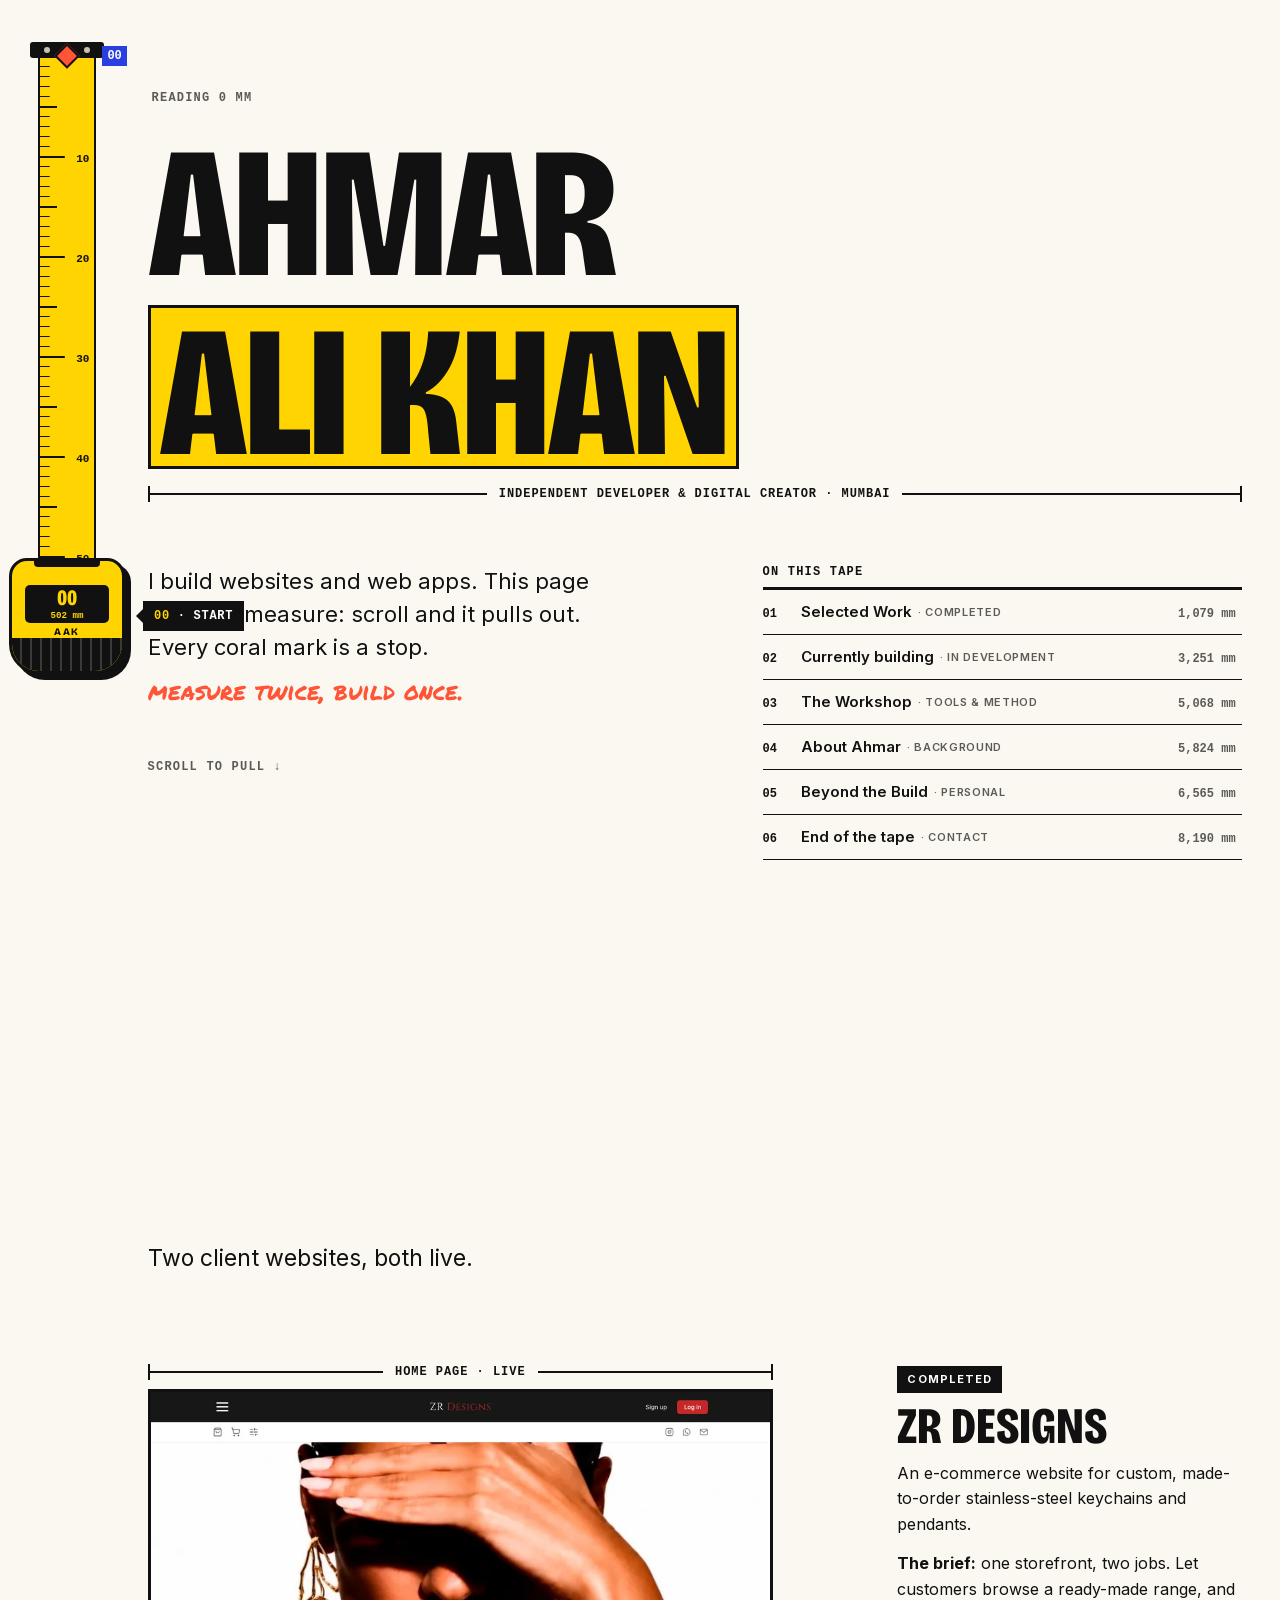
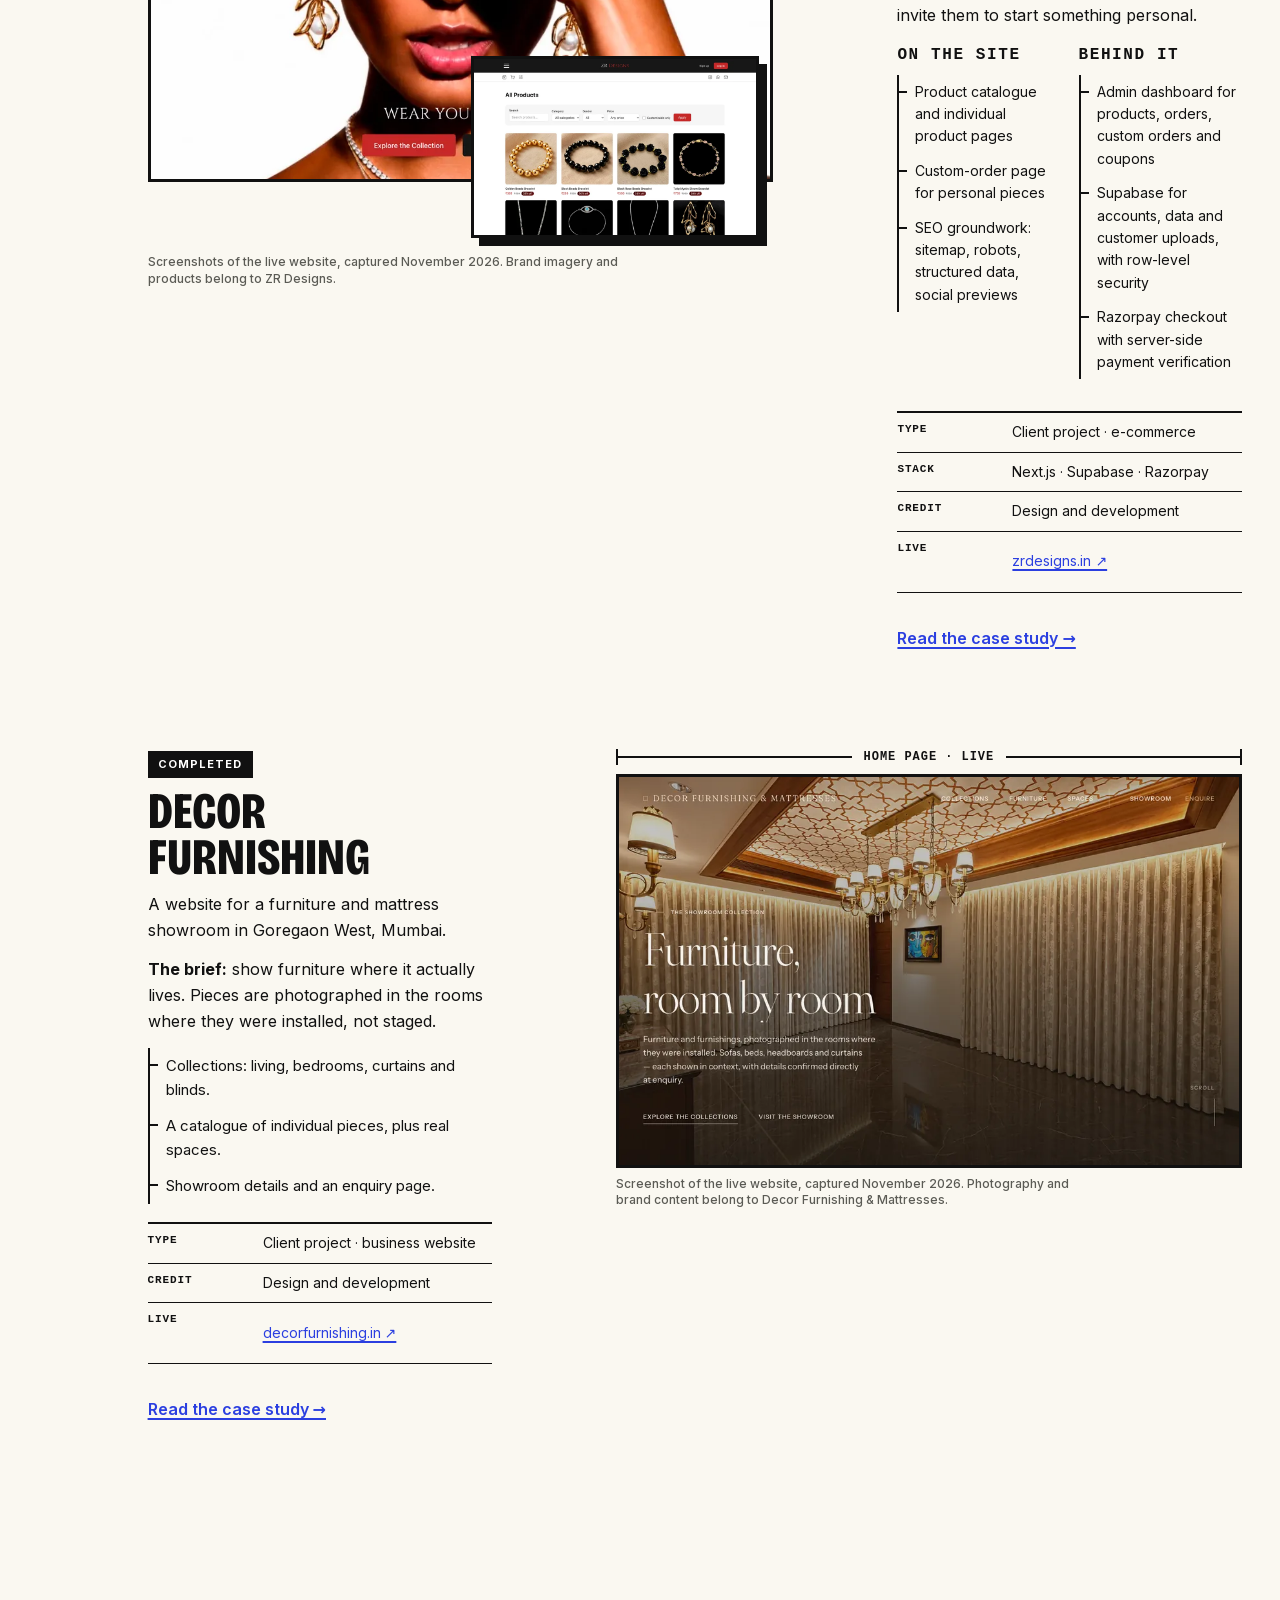
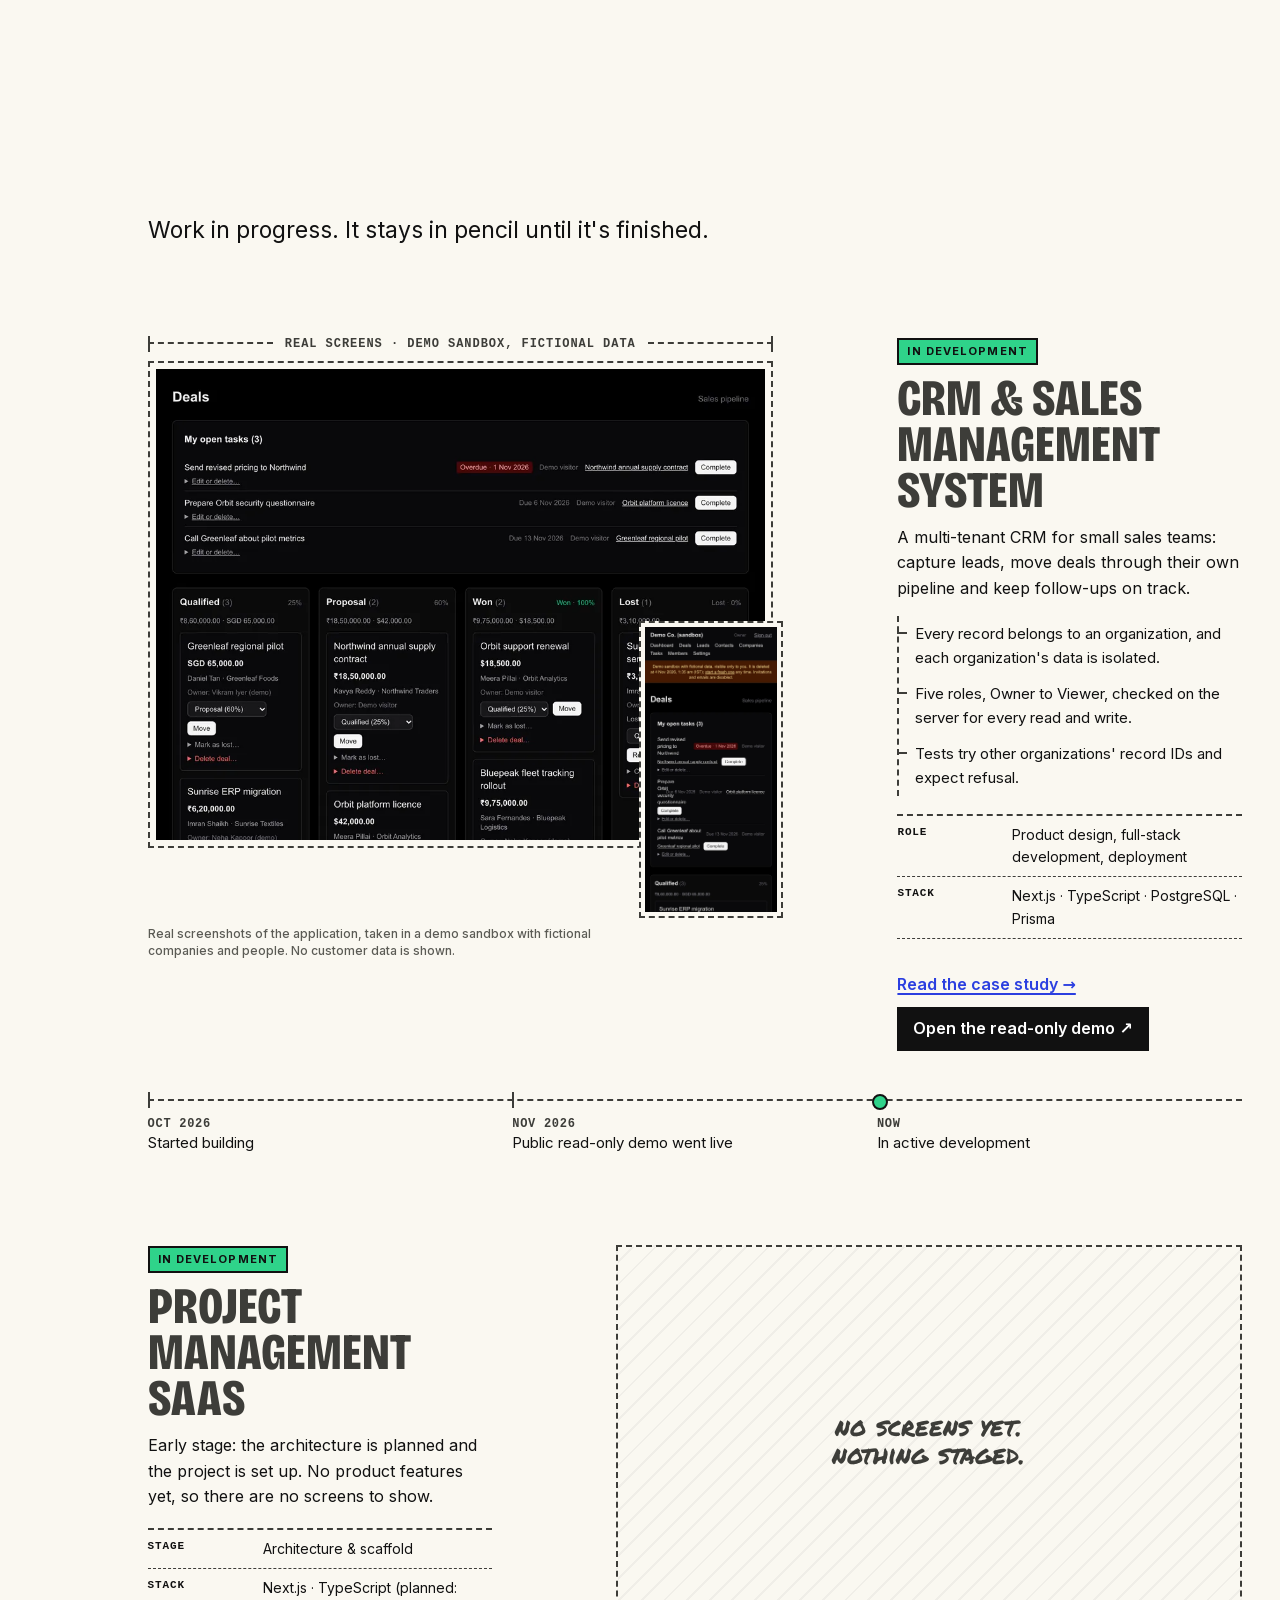
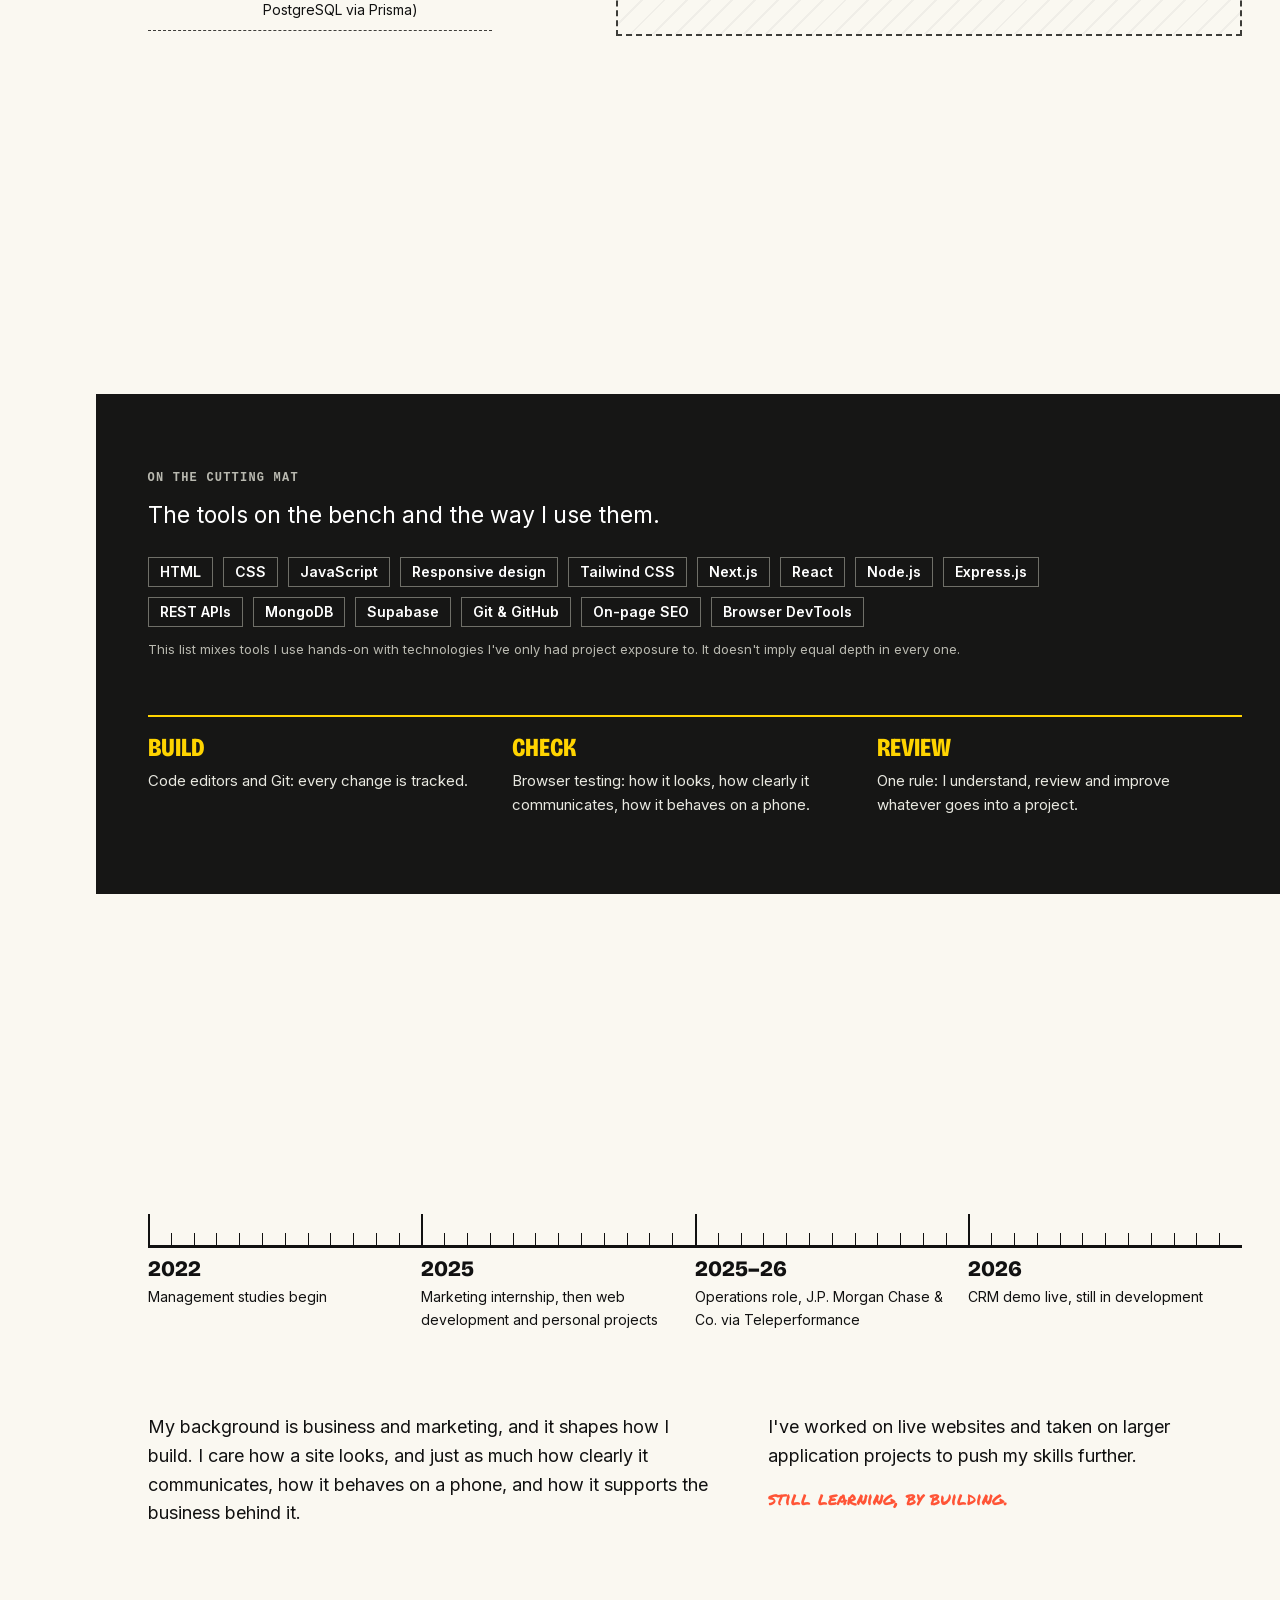
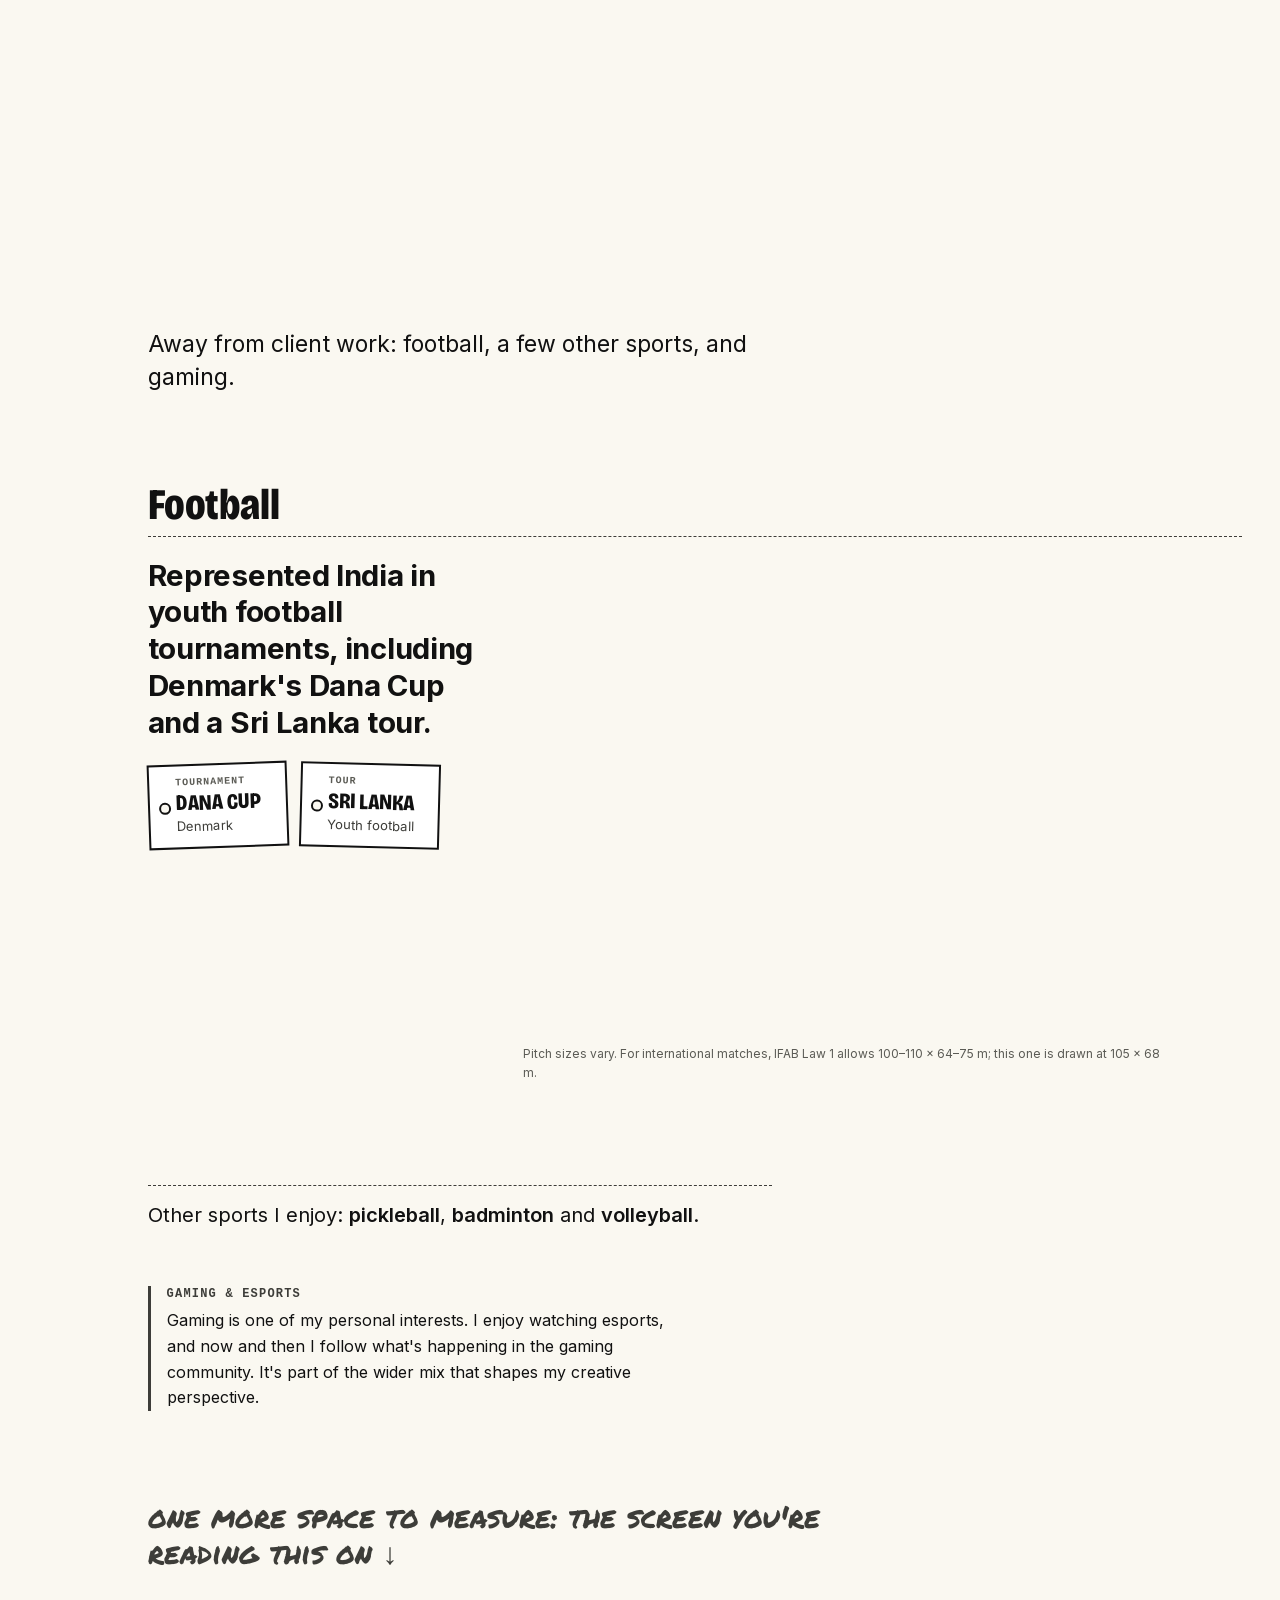
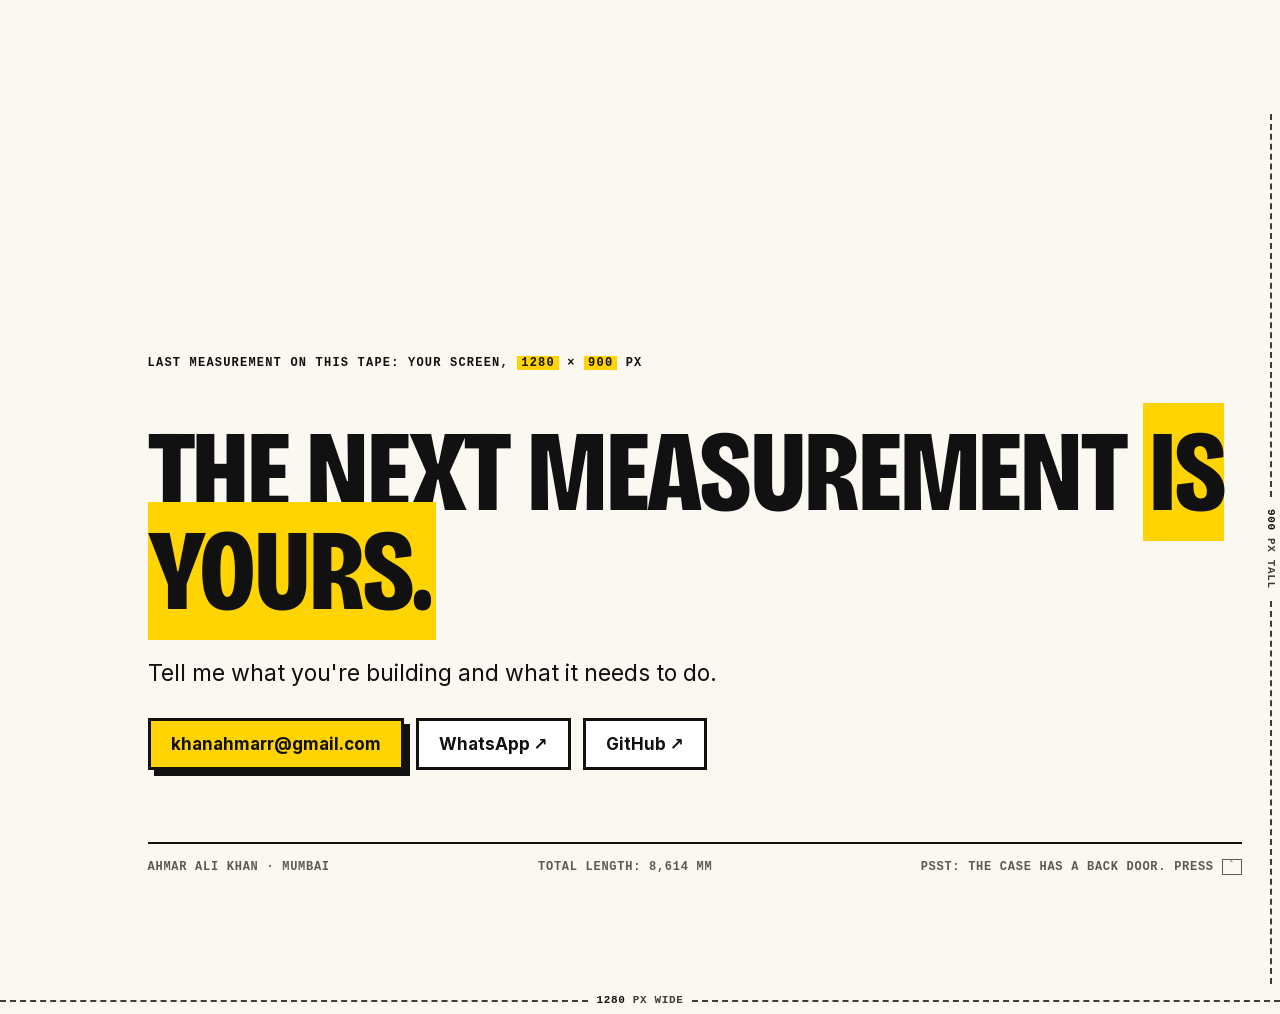
<file: index.html>
<!doctype html>
<html lang="en">
<head>
<meta charset="utf-8">
<meta name="viewport" content="width=device-width, initial-scale=1">
<meta name="theme-color" content="#FAF8F1">
<title>Ahmar Ali Khan — Independent Developer &amp; Digital Creator</title>
<meta name="description" content="Ahmar Ali Khan, an independent developer and digital creator in Mumbai, building websites and web apps.">
<link rel="canonical" href="https://ahmarr.github.io/">
<link rel="icon" href="favicon.svg" type="image/svg+xml">
<meta property="og:type" content="website">
<meta property="og:site_name" content="Ahmar Ali Khan">
<meta property="og:url" content="https://ahmarr.github.io/">
<meta property="og:title" content="Ahmar Ali Khan | Independent Developer &amp; Digital Creator">
<meta property="og:description" content="Websites and web apps, measured twice and built once.">
<meta property="og:image" content="https://ahmarr.github.io/assets/og/home-og-1200x630.jpg">
<meta property="og:image:width" content="1200">
<meta property="og:image:height" content="630">
<meta property="og:image:alt" content="Ahmar Ali Khan, independent developer in Mumbai.">
<meta name="twitter:card" content="summary_large_image">
<meta name="twitter:title" content="Ahmar Ali Khan | Independent Developer &amp; Digital Creator">
<meta name="twitter:description" content="Websites and web apps, measured twice and built once.">
<meta name="twitter:image" content="https://ahmarr.github.io/assets/og/home-og-1200x630.jpg">
<script type="application/ld+json">{"@context":"https://schema.org","@type":"Person","name":"Ahmar Ali Khan","jobTitle":"Independent Developer","url":"https://ahmarr.github.io/","sameAs":["https://github.com/Ahmarr"],"address":{"@type":"PostalAddress","addressLocality":"Mumbai","addressCountry":"IN"}}</script>
<link rel="preload" href="assets/tape/fonts/bricolage-grotesque-latin.woff2" as="font" type="font/woff2" crossorigin>
<link rel="stylesheet" href="assets/tape/tape.css">
</head>
<body>
<a class="skip" href="#zero">Skip to content</a>

<!-- The tape: one blade for the whole page. Marks are the navigation. -->
<div class="tape" id="tape">
  <div class="blade" id="blade" aria-hidden="true"><span class="hook"></span></div>
  <nav class="marks" id="marks" aria-label="Marks on the tape"></nav>
</div>

<div class="case" id="case" aria-hidden="true">
  <div class="body">
    <span class="mouth"></span>
    <div class="win" id="win"><span><b>00</b><small>0 mm</small></span></div>
    <div class="brand">AAK</div>
    <div class="grip"></div>
  </div>
  <span class="tag" id="tag"><em>00</em> · Start</span>
</div>

<main id="main">
  <!-- 00 · ZERO -->
  <section class="chapter hero" id="zero" data-mark="00" data-short="Start" data-kind="ink" aria-labelledby="h-zero">
    <div class="zero"><span class="k">Reading 0 mm</span></div>
    <h1 id="h-zero"><span class="ln">Ahmar</span> <span class="ln"><span class="hl">Ali Khan</span></span></h1>
    <p class="dim" aria-label="Independent developer and digital creator, Mumbai"><i></i><span>Independent developer &amp; digital creator · Mumbai</span><i></i></p>

    <div class="hero-grid">
      <div>
        <p class="intro">I build websites and web apps. This page is a tape measure: scroll and it pulls out. Every coral mark is a stop.</p>
        <p class="note hero-note">measure twice, build once.</p>
        <p class="scrollcue k">Scroll to pull ↓</p>
      </div>
      <table class="cutlist">
        <caption>On this tape</caption>
        <tbody id="cutlist"><tr><th scope="row">01</th><td><a href="#work">Selected Work<span class="s">· Completed</span></a></td><td class="mm" data-mm="work">— mm</td></tr><tr><th scope="row">02</th><td><a href="#building">Currently building<span class="s">· In development</span></a></td><td class="mm" data-mm="building">— mm</td></tr><tr><th scope="row">03</th><td><a href="#workshop">The Workshop<span class="s">· Tools &amp; method</span></a></td><td class="mm" data-mm="workshop">— mm</td></tr><tr><th scope="row">04</th><td><a href="#about">About Ahmar<span class="s">· Background</span></a></td><td class="mm" data-mm="about">— mm</td></tr><tr><th scope="row">05</th><td><a href="#beyond">Beyond the Build<span class="s">· Personal</span></a></td><td class="mm" data-mm="beyond">— mm</td></tr><tr><th scope="row">06</th><td><a href="#contact">End of the tape<span class="s">· Contact</span></a></td><td class="mm" data-mm="contact">— mm</td></tr></tbody>
      </table>
    </div>
  </section>

  <!-- 01 · SELECTED WORK (ink) -->
  <section class="chapter" id="work" data-mark="01" data-short="Selected Work" data-kind="ink" aria-labelledby="h-work">
    <div class="pull" data-pull><div class="strip"></div><h2 id="h-work"><small>01</small> Selected Work</h2><span class="stamp">Inked · completed</span></div>
    <div class="measure">
      <p class="chapter-lede">Two client websites, both live.</p>

      <article class="project" aria-labelledby="p-zr">
        <div class="shot">
          <p class="dim"><i></i><span>Home page · live</span><i></i></p>
          <figure>
            <img src="assets/zr/zr-home-960.webp" width="960" height="600" loading="lazy" alt="The ZR Designs home page: a full-width photograph of a hand over a face wearing gold earrings and stacked bracelets, the headline Wear your story, and two buttons, Explore the Collection and Create a Custom Piece.">
            <img class="second" src="assets/zr/zr-products-960.webp" width="960" height="600" loading="lazy" alt="The ZR Designs All Products page with search, category, gender and price filters, a Customizable only checkbox, and a grid of bracelet photographs with prices.">
          </figure>
          <figcaption style="margin-top:72px">Screenshots of the live website, captured November 2026. Brand imagery and products belong to ZR Designs.</figcaption>
        </div>
        <div class="spec">
          <span class="status done">Completed</span>
          <h3 id="p-zr">ZR Designs</h3>
          <p>An e-commerce website for custom, made-to-order stainless-steel keychains and pendants.</p>
          <p><strong>The brief:</strong> one storefront, two jobs. Let customers browse a ready-made range, and invite them to start something personal.</p>
          <div class="verified">
            <div><p class="k">On the site</p>
              <ul class="ticks"><li>Product catalogue and individual product pages</li><li>Custom-order page for personal pieces</li><li>SEO groundwork: sitemap, robots, structured data, social previews</li></ul></div>
            <div><p class="k">Behind it</p>
              <ul class="ticks"><li>Admin dashboard for products, orders, custom orders and coupons</li><li>Supabase for accounts, data and customer uploads, with row-level security</li><li>Razorpay checkout with server-side payment verification</li></ul></div>
          </div>
          <dl>
            <div><dt>Type</dt><dd>Client project · e-commerce</dd></div>
            <div><dt>Stack</dt><dd>Next.js · Supabase · Razorpay</dd></div>
            <div><dt>Credit</dt><dd>Design and development</dd></div>
            <div><dt>Live</dt><dd><a href="https://zrdesigns.in" target="_blank" rel="noopener">zrdesigns.in ↗<span class="sr-only"> (opens in a new tab)</span></a></dd></div>
          </dl>
          <a class="case-link" href="zr-designs.html">Read the case study →</a>
        </div>
      </article>

      <article class="project flip" aria-labelledby="p-decor">
        <div class="shot">
          <p class="dim"><i></i><span>Home page · live</span><i></i></p>
          <figure>
            <img src="assets/decor/decor-home-960.webp" width="960" height="600" loading="lazy" alt="The Decor Furnishing home page: a photograph of a hallway with sheer curtains, a brass chandelier and a patterned timber ceiling behind the headline Furniture, room by room.">
          </figure>
          <figcaption>Screenshot of the live website, captured November 2026. Photography and brand content belong to Decor Furnishing &amp; Mattresses.</figcaption>
        </div>
        <div class="spec">
          <span class="status done">Completed</span>
          <h3 id="p-decor">Decor Furnishing</h3>
          <p>A website for a furniture and mattress showroom in Goregaon West, Mumbai.</p>
          <p><strong>The brief:</strong> show furniture where it actually lives. Pieces are photographed in the rooms where they were installed, not staged.</p>
          <ul class="ticks">
            <li>Collections: living, bedrooms, curtains and blinds.</li>
            <li>A catalogue of individual pieces, plus real spaces.</li>
            <li>Showroom details and an enquiry page.</li>
          </ul>
          <dl>
            <div><dt>Type</dt><dd>Client project · business website</dd></div>
            <div><dt>Credit</dt><dd>Design and development</dd></div>
            <div><dt>Live</dt><dd><a href="https://decorfurnishing.in" target="_blank" rel="noopener">decorfurnishing.in ↗<span class="sr-only"> (opens in a new tab)</span></a></dd></div>
          </dl>
          <a class="case-link" href="decor-furnishing.html">Read the case study →</a>
        </div>
      </article>
    </div>
  </section>

  <!-- 02 · CURRENTLY BUILDING (pencil) -->
  <section class="chapter pencil-zone" id="building" data-mark="02" data-short="Building" data-kind="pencil" aria-labelledby="h-building">
    <div class="pull pencil" data-pull><div class="strip"></div><h2 id="h-building">currently building</h2><span class="stamp">Pencilled · in development</span></div>
    <div class="measure">
      <p class="chapter-lede">Work in progress. It stays in pencil until it's finished.</p>

      <article class="project" aria-labelledby="p-crm">
        <div class="shot">
          <p class="dim pencil"><i></i><span>Real screens · demo sandbox, fictional data</span><i></i></p>
          <figure>
            <img src="assets/crm/crm-pipeline-960.webp" width="960" height="742" loading="lazy" alt="CRM deals board with Qualified, Proposal, Won and Lost columns, each showing its probability and per-currency totals, above a list of open tasks.">
            <img class="phone" src="assets/crm/crm-mobile-deals-600.webp" width="600" height="1298" loading="lazy" alt="The CRM deals page on a phone-sized screen.">
          </figure>
          <figcaption style="margin-top:78px">Real screenshots of the application, taken in a demo sandbox with fictional companies and people. No customer data is shown.</figcaption>
        </div>
        <div class="spec">
          <span class="status wip">In development</span>
          <h3 id="p-crm">CRM &amp; Sales Management System</h3>
          <p>A multi-tenant CRM for small sales teams: capture leads, move deals through their own pipeline and keep follow-ups on track.</p>
          <ul class="ticks">
            <li>Every record belongs to an organization, and each organization's data is isolated.</li>
            <li>Five roles, Owner to Viewer, checked on the server for every read and write.</li>
            <li>Tests try other organizations' record IDs and expect refusal.</li>
          </ul>
          <dl>
            <div><dt>Role</dt><dd>Product design, full-stack development, deployment</dd></div>
            <div><dt>Stack</dt><dd>Next.js · TypeScript · PostgreSQL · Prisma</dd></div>
          </dl>
          <a class="case-link" href="crm-sales-system.html">Read the case study →</a>
          <a class="demo" href="https://crm-sales-system.vercel.app/demo" target="_blank" rel="noopener">Open the read-only demo ↗<span class="sr-only"> (opens in a new tab)</span></a>
        </div>
      </article>
      <ol class="journey" aria-label="CRM development so far">
        <li><b>Oct 2026</b>Started building</li>
        <li><b>Nov 2026</b>Public read-only demo went live</li>
        <li class="now"><b>Now</b>In active development</li>
      </ol>

      <article class="project flip" aria-labelledby="p-pm">
        <div class="shot">
          <div class="blank"><p class="note">no screens yet.<br>nothing staged.</p></div>
        </div>
        <div class="spec">
          <span class="status wip">In development</span>
          <h3 id="p-pm">Project Management SaaS</h3>
          <p>Early stage: the architecture is planned and the project is set up. No product features yet, so there are no screens to show.</p>
          <dl><div><dt>Stage</dt><dd>Architecture &amp; scaffold</dd></div><div><dt>Stack</dt><dd>Next.js · TypeScript (planned: PostgreSQL via Prisma)</dd></div></dl>
        </div>
      </article>
    </div>
  </section>

  <!-- 03 · THE WORKSHOP (masking tape, cutting mat) -->
  <section class="chapter" id="workshop" data-mark="03" data-short="Workshop" data-kind="ink" aria-labelledby="h-workshop" style="padding-bottom:0">
    <div class="pull masked" data-pull><div class="strip"></div><h2 id="h-workshop"><small>03</small> The Workshop</h2><span class="stamp">Tools &amp; method</span></div>
    <div class="mat">
      <p class="k">On the cutting mat</p>
      <p class="chapter-lede" style="margin-top:8px">The tools on the bench and the way I use them.</p>
      <ul class="parts" aria-label="Toolbox">
        <li>HTML</li><li>CSS</li><li>JavaScript</li><li>Responsive design</li><li>Tailwind CSS</li><li>Next.js</li><li>React</li><li>Node.js</li><li>Express.js</li><li>REST APIs</li><li>MongoDB</li><li>Supabase</li><li>Git &amp; GitHub</li><li>On-page SEO</li><li>Browser DevTools</li>
      </ul>
      <p class="parts-legend">This list mixes tools I use hands-on with technologies I've only had project exposure to. It doesn't imply equal depth in every one.</p>
      <div class="method">
        <div><b>Build</b><p>Code editors and Git: every change is tracked.</p></div>
        <div><b>Check</b><p>Browser testing: how it looks, how clearly it communicates, how it behaves on a phone.</p></div>
        <div><b>Review</b><p>One rule: I understand, review and improve whatever goes into a project.</p></div>
      </div>
    </div>
  </section>

  <!-- 04 · ABOUT -->
  <section class="chapter" id="about" data-mark="04" data-short="About" data-kind="ink" aria-labelledby="h-about">
    <div class="pull" data-pull><div class="strip"></div><h2 id="h-about"><small>04</small> About Ahmar</h2><span class="stamp">The distance so far</span></div>
    <div class="measure">
      <div class="distance" id="experience" aria-label="The distance so far, 2022 to 2026">
        <div class="ruler" aria-hidden="true"></div>
        <div class="years">
          <div><b>2022</b>Management studies begin</div>
          <div><b>2025</b>Marketing internship, then web development and personal projects</div>
          <div><b>2025–26</b>Operations role, J.P. Morgan Chase &amp; Co. via Teleperformance</div>
          <div><b>2026</b>CRM demo live, still in development</div>
        </div>
      </div>
      <div class="about-body">
        <p>My background is business and marketing, and it shapes how I build. I care how a site looks, and just as much how clearly it communicates, how it behaves on a phone, and how it supports the business behind it.</p>
        <div><p>I've worked on live websites and taken on larger application projects to push my skills further.</p><p class="note">still learning, by building.</p></div>
      </div>
    </div>
  </section>

  <!-- 05 · BEYOND THE BUILD (back of the tape) -->
  <section class="chapter beyond" id="beyond" data-mark="05" data-short="Beyond" data-kind="pencil" data-back aria-labelledby="h-beyond">
    <div class="pull back" data-pull><div class="strip"></div><h2 id="h-beyond"><small>05</small> Beyond the Build</h2><span class="stamp">Back of the tape · personal</span></div>
    <div class="measure">
      <p class="chapter-lede">Away from client work: football, a few other sports, and gaming.</p>

      <article class="plate p-football" aria-labelledby="pl-football">
        <header class="plate-head"><h3 id="pl-football">Football</h3></header>
        <div class="story">
          <p class="story-line">Represented India in youth football tournaments, including Denmark's Dana Cup and a Sri Lanka tour.</p>
          <ul class="away" aria-label="Tournaments">
            <li><span class="k">Tournament</span><b>Dana Cup</b><span>Denmark</span></li>
            <li><span class="k">Tour</span><b>Sri Lanka</b><span>Youth football</span></li>
          </ul>
        </div>
        <figure class="sheet sheet-pitch">
          <div class="drawing" data-pull>
            <svg viewBox="0 0 1250 840" role="img" aria-label="Plan of a football pitch">
              <g transform="translate(110 120)">
                <g class="ln">
                  <rect x="0" y="0" width="1050" height="680"/><line x1="525" y1="0" x2="525" y2="680"/><circle cx="525" cy="340" r="91.5"/>
                  <rect x="0" y="138.4" width="165" height="403.2"/><rect x="0" y="248.4" width="55" height="183.2"/><path d="M165 266.87 A91.5 91.5 0 0 1 165 413.13"/>
                  <rect x="885" y="138.4" width="165" height="403.2"/><rect x="995" y="248.4" width="55" height="183.2"/><path d="M885 266.87 A91.5 91.5 0 0 0 885 413.13"/>
                  <path d="M0 10 A10 10 0 0 0 10 0 M1040 0 A10 10 0 0 0 1050 10 M0 670 A10 10 0 0 1 10 680 M1040 680 A10 10 0 0 1 1050 670"/>
                </g>
                <g class="goal"><rect x="-14" y="303.4" width="14" height="73.2"/><rect x="1050" y="303.4" width="14" height="73.2"/></g>
                <g class="dot"><circle cx="525" cy="340" r="5"/><circle cx="110" cy="340" r="5"/><circle cx="940" cy="340" r="5"/></g>
              </g>
              <g class="dimln"><line x1="110" y1="70" x2="1160" y2="70"/><line x1="110" y1="56" x2="110" y2="84"/><line x1="1160" y1="56" x2="1160" y2="84"/></g>
              <text class="anno" x="635" y="52" text-anchor="middle">touchline · 100–110 m</text>
              <g class="dimln"><line x1="60" y1="120" x2="60" y2="800"/><line x1="46" y1="120" x2="74" y2="120"/><line x1="46" y1="800" x2="74" y2="800"/></g>
              <text class="anno" x="0" y="0" transform="translate(40 460) rotate(-90)" text-anchor="middle">goal line · 64–75 m</text>
            </svg>
          </div>
          <figcaption>Pitch sizes vary. For international matches, IFAB Law 1 allows 100–110 × 64–75 m; this one is drawn at 105 × 68 m.</figcaption>
        </figure>
      </article>

      <div class="also">
        <p class="also-line">Other sports I enjoy: <b>pickleball</b>, <b>badminton</b> and <b>volleyball</b>.</p>
      </div>

      <aside class="gaming-note" aria-labelledby="pl-gaming">
        <h3 id="pl-gaming">Gaming &amp; esports</h3>
        <p>Gaming is one of my personal interests. I enjoy watching esports, and now and then I follow what's happening in the gaming community. It's part of the wider mix that shapes my creative perspective.</p>
      </aside>

      <p class="handoff hand">one more space to measure: the screen you're reading this on ↓</p>
    </div>
  </section>

  <!-- 06 · END OF THE TAPE: CONTACT -->
  <section class="chapter endzone" id="contact" data-mark="06" data-short="Yours" data-kind="ink" aria-labelledby="h-contact">
    <div class="pull end" data-pull><div class="strip"></div><h2 id="h-contact"><small>06</small> End of the tape</h2><span class="stamp">Contact</span></div>
    <div class="measure">
      <p class="k lastm" id="lastm">Last measurement on this tape: your screen, <span class="vpw">—</span> × <span class="vph">—</span> px</p>
      <p class="big">The next measurement <mark>is yours.</mark></p>
      <p class="chapter-lede">Tell me what you're building and what it needs to do.</p>
      <div class="contact" style="margin-top:28px">
        <a class="primary" href="mailto:khanahmarr@gmail.com">khanahmarr@gmail.com</a>
        <a href="https://wa.me/918299823611" target="_blank" rel="noopener">WhatsApp ↗<span class="sr-only"> (opens in a new tab)</span></a>
        <a href="https://github.com/Ahmarr" target="_blank" rel="noopener">GitHub ↗<span class="sr-only"> (opens in a new tab)</span></a>
      </div>
      <div class="vpframe" aria-hidden="true"><p class="vp-h"><span><b class="vpw">—</b> px wide<span class="m-only"> · <b class="vph">—</b> px tall</span></span></p><p class="vp-v"><span><b class="vph">—</b> px tall</span></p></div>
      <div class="foot"><span>Ahmar Ali Khan · Mumbai</span><span id="total">Total length: — mm</span><span>psst: the case has a back door. <span class="hint-key">press <kbd>`</kbd></span><span class="hint-touch">tap it three times.</span></span></div>
    </div>
  </section>
</main>

<!-- Easter egg: a terminal printed out of the case. Information only; it never navigates. -->
<section class="term" id="term" hidden aria-label="Tape terminal">
  <header><span>aak@tape:~</span><button type="button" id="termClose" aria-label="Close terminal">esc ✕</button></header>
  <div class="out" id="termOut" aria-live="polite"></div>
  <form id="termForm" autocomplete="off"><label for="termIn">$</label><input id="termIn" spellcheck="false" autocapitalize="off" aria-label="Command"></form>
</section>

<script src="assets/tape/tape.js"></script>
</body>
</html>
</file>
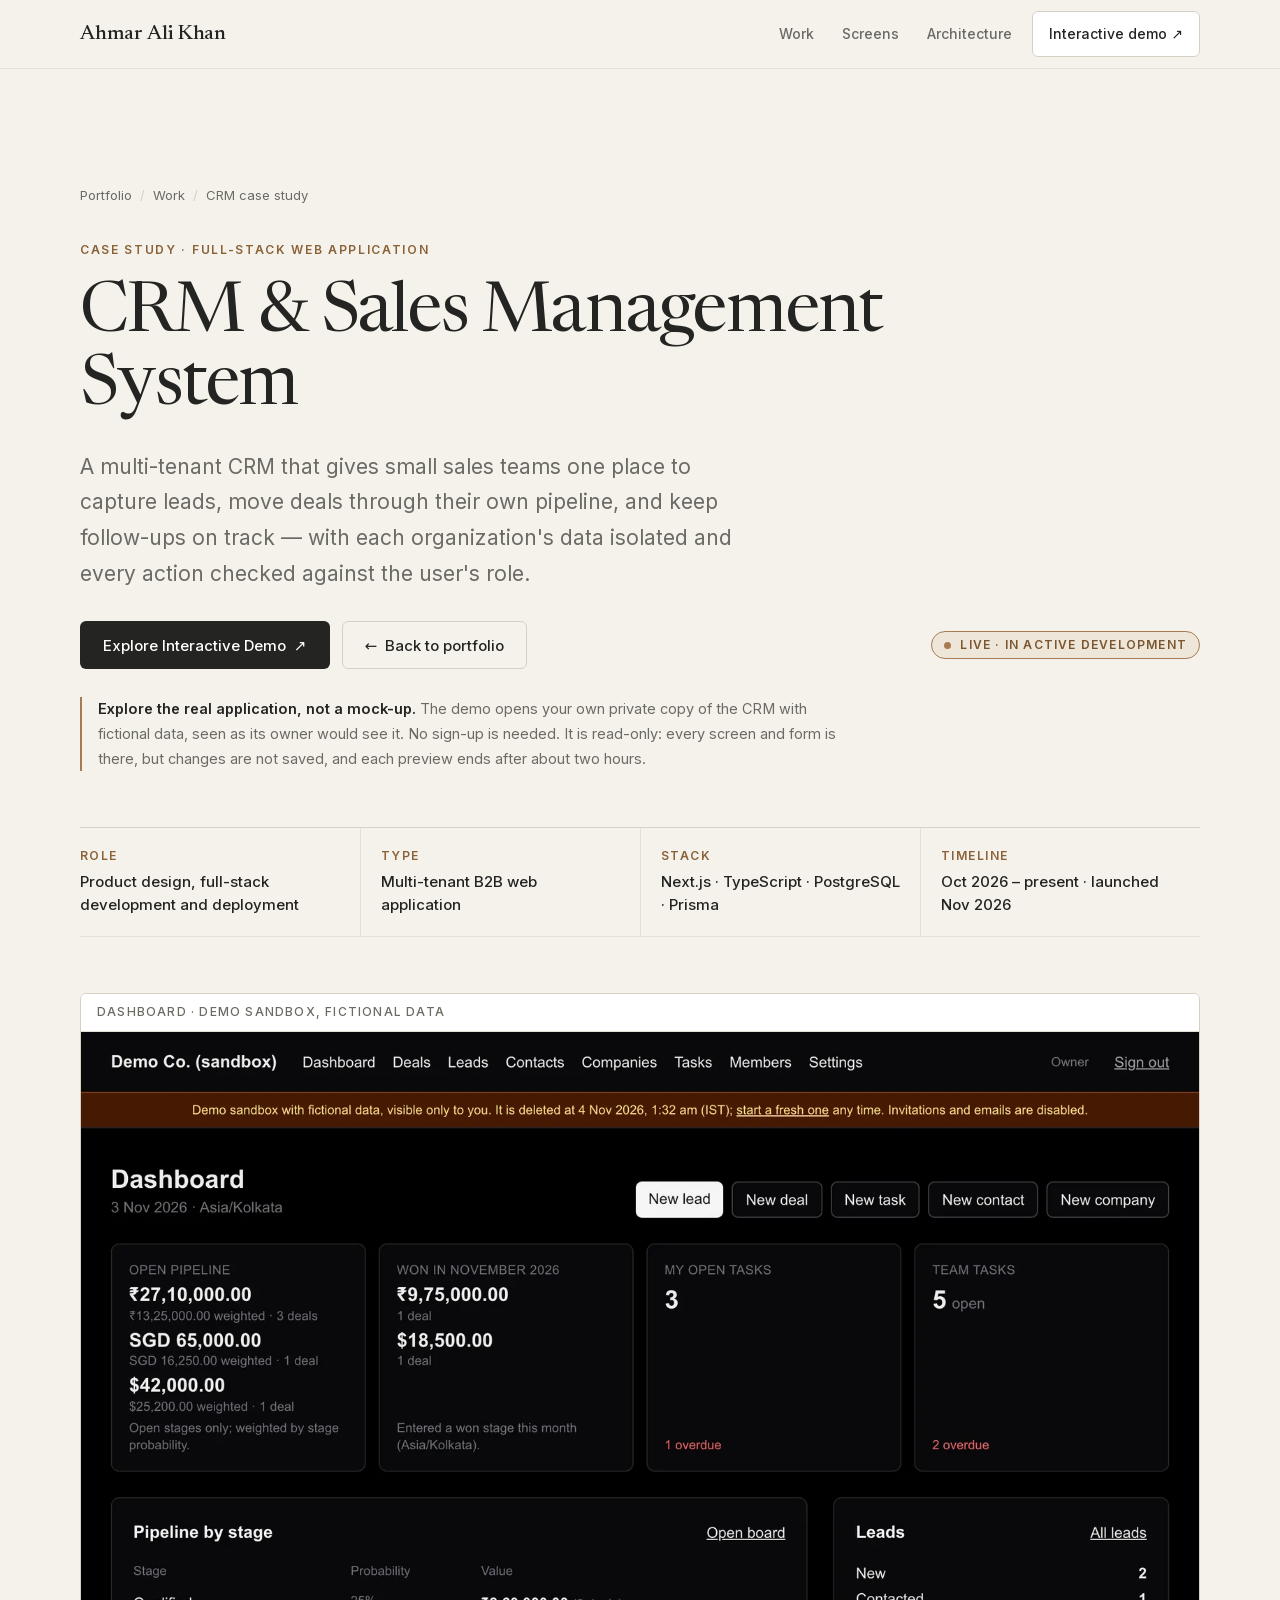
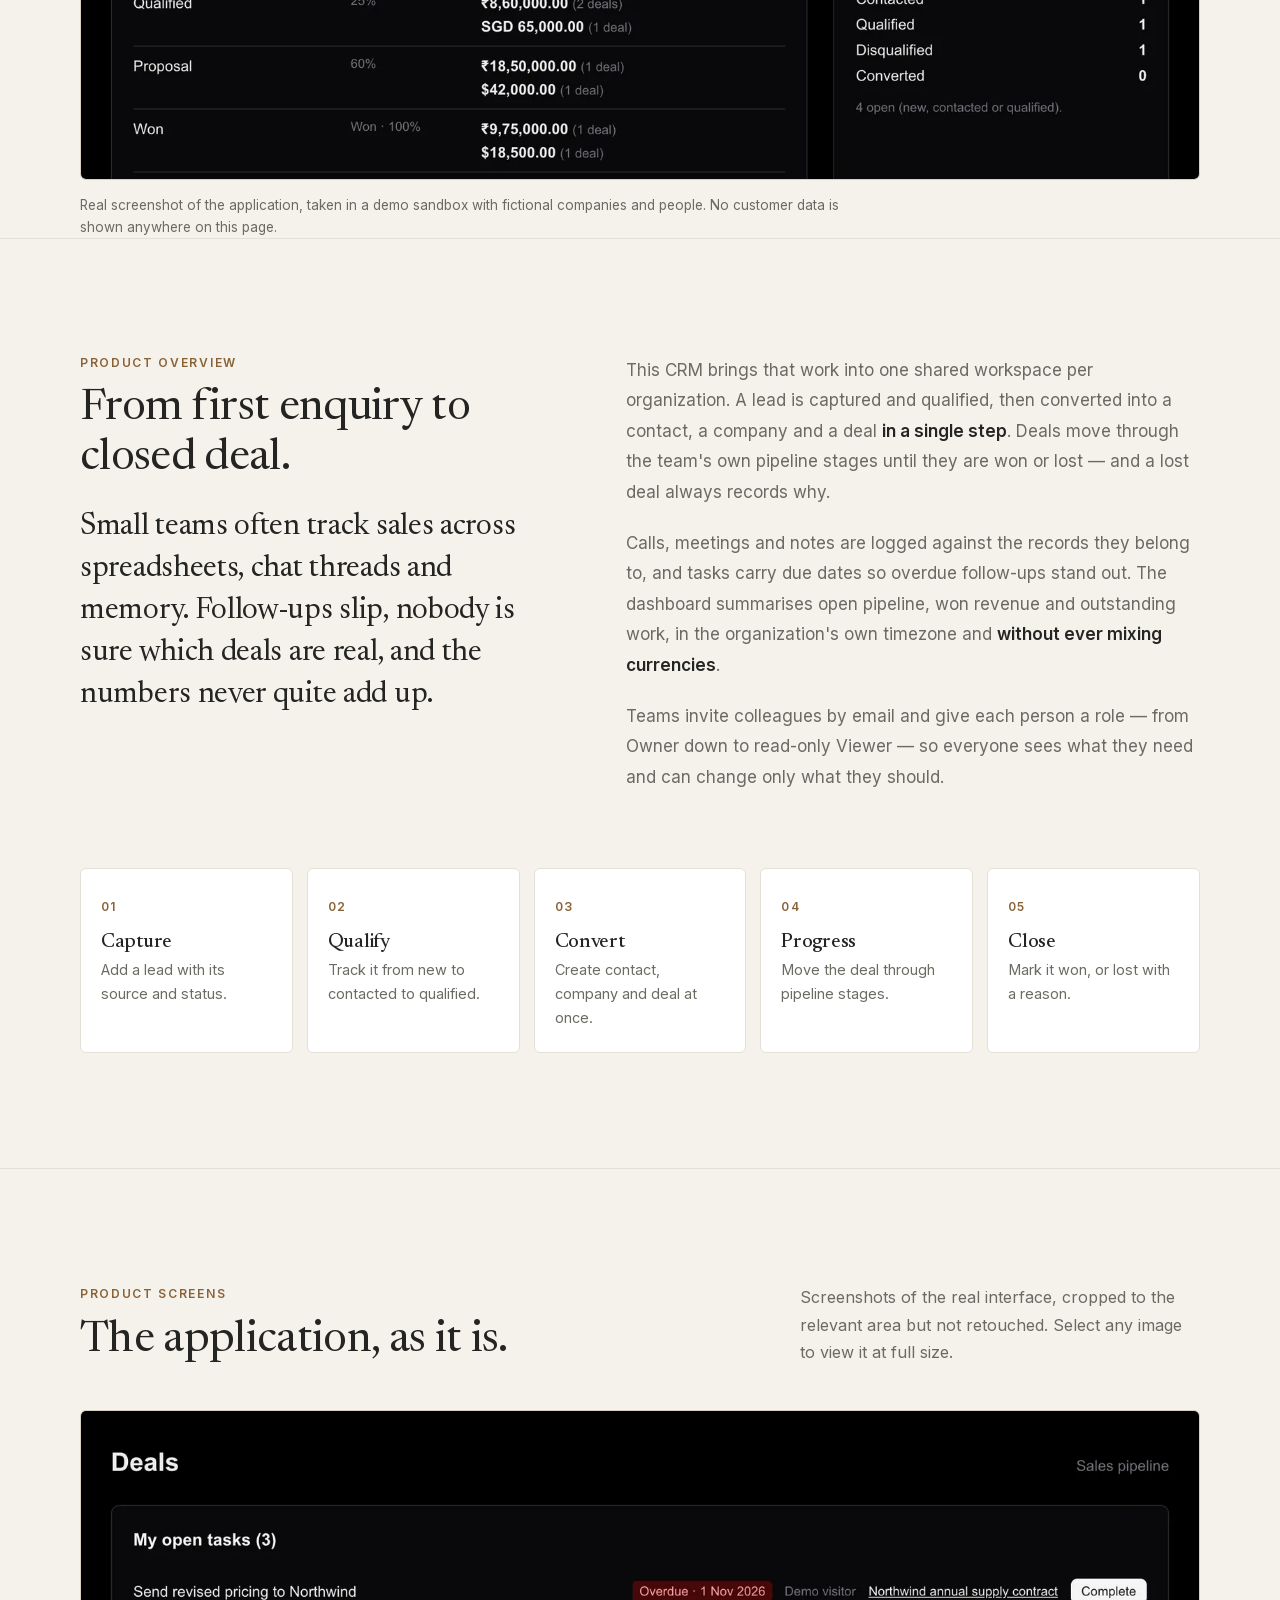
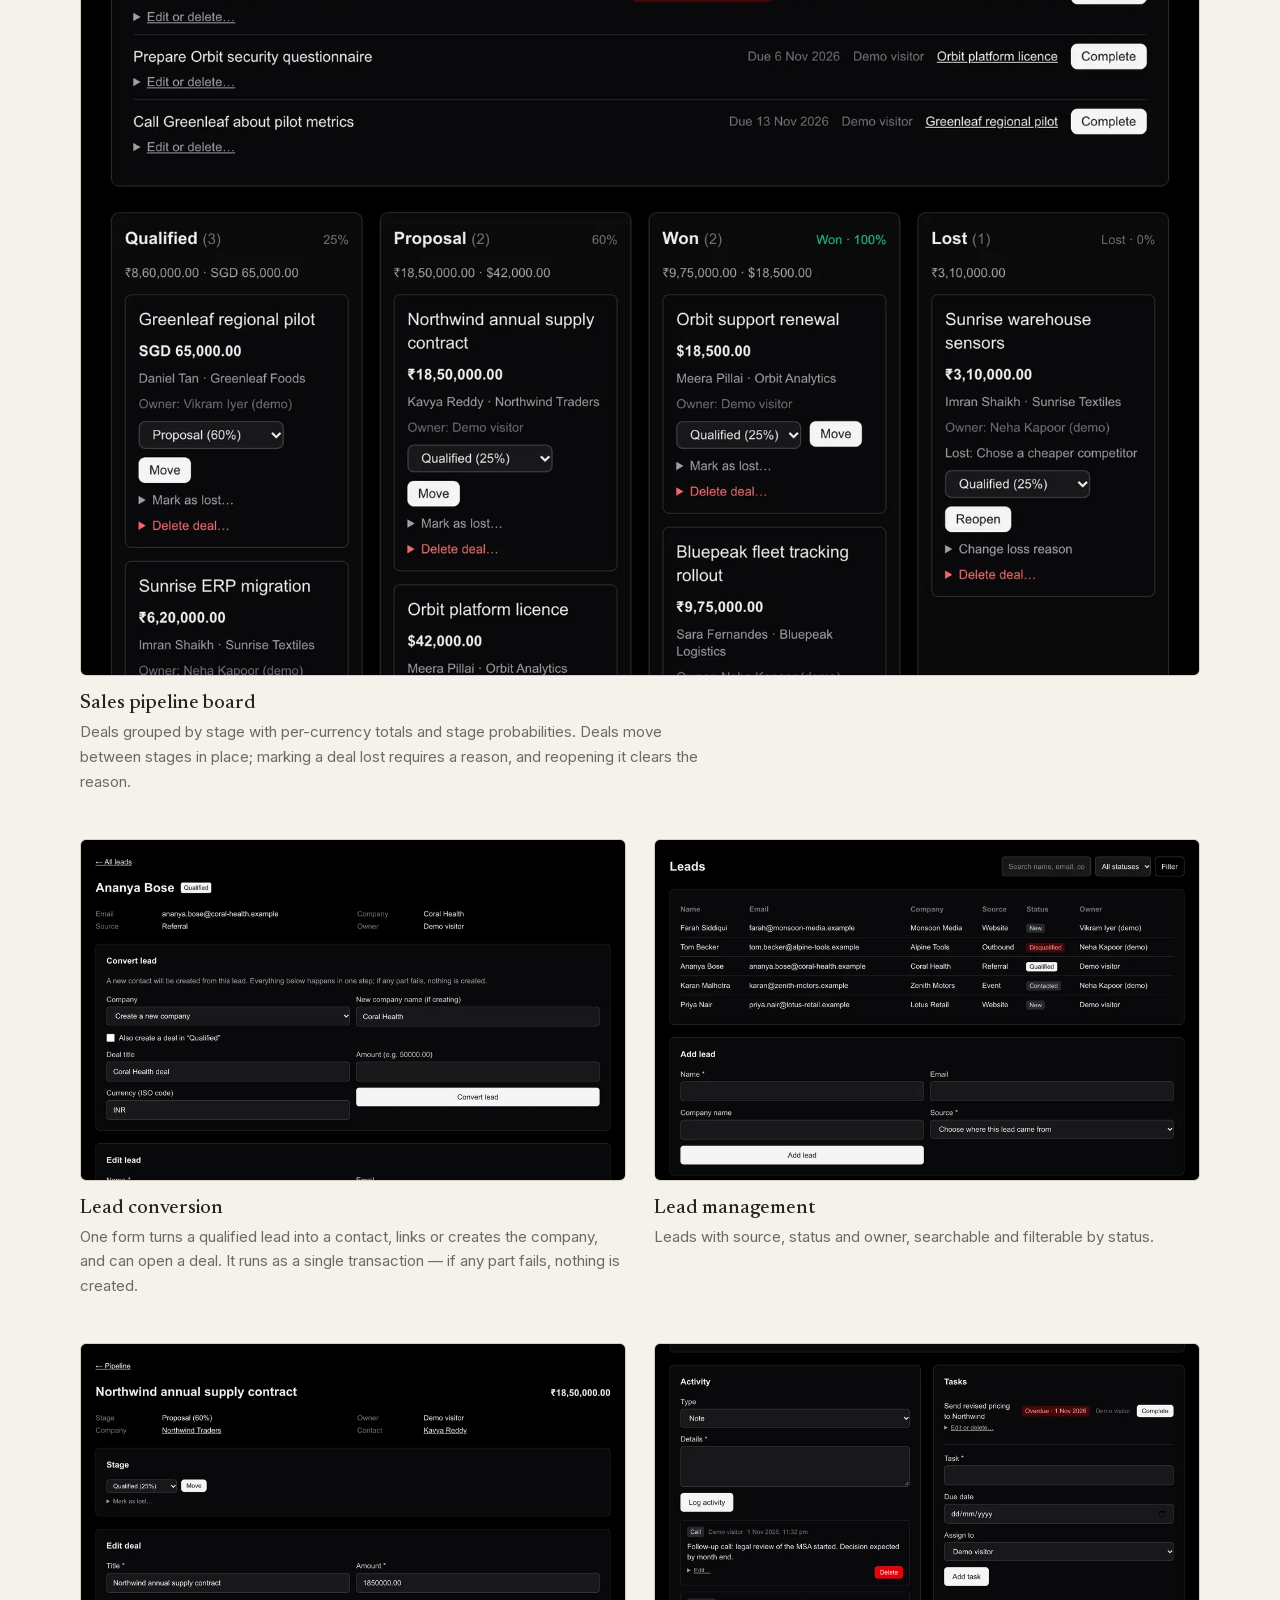
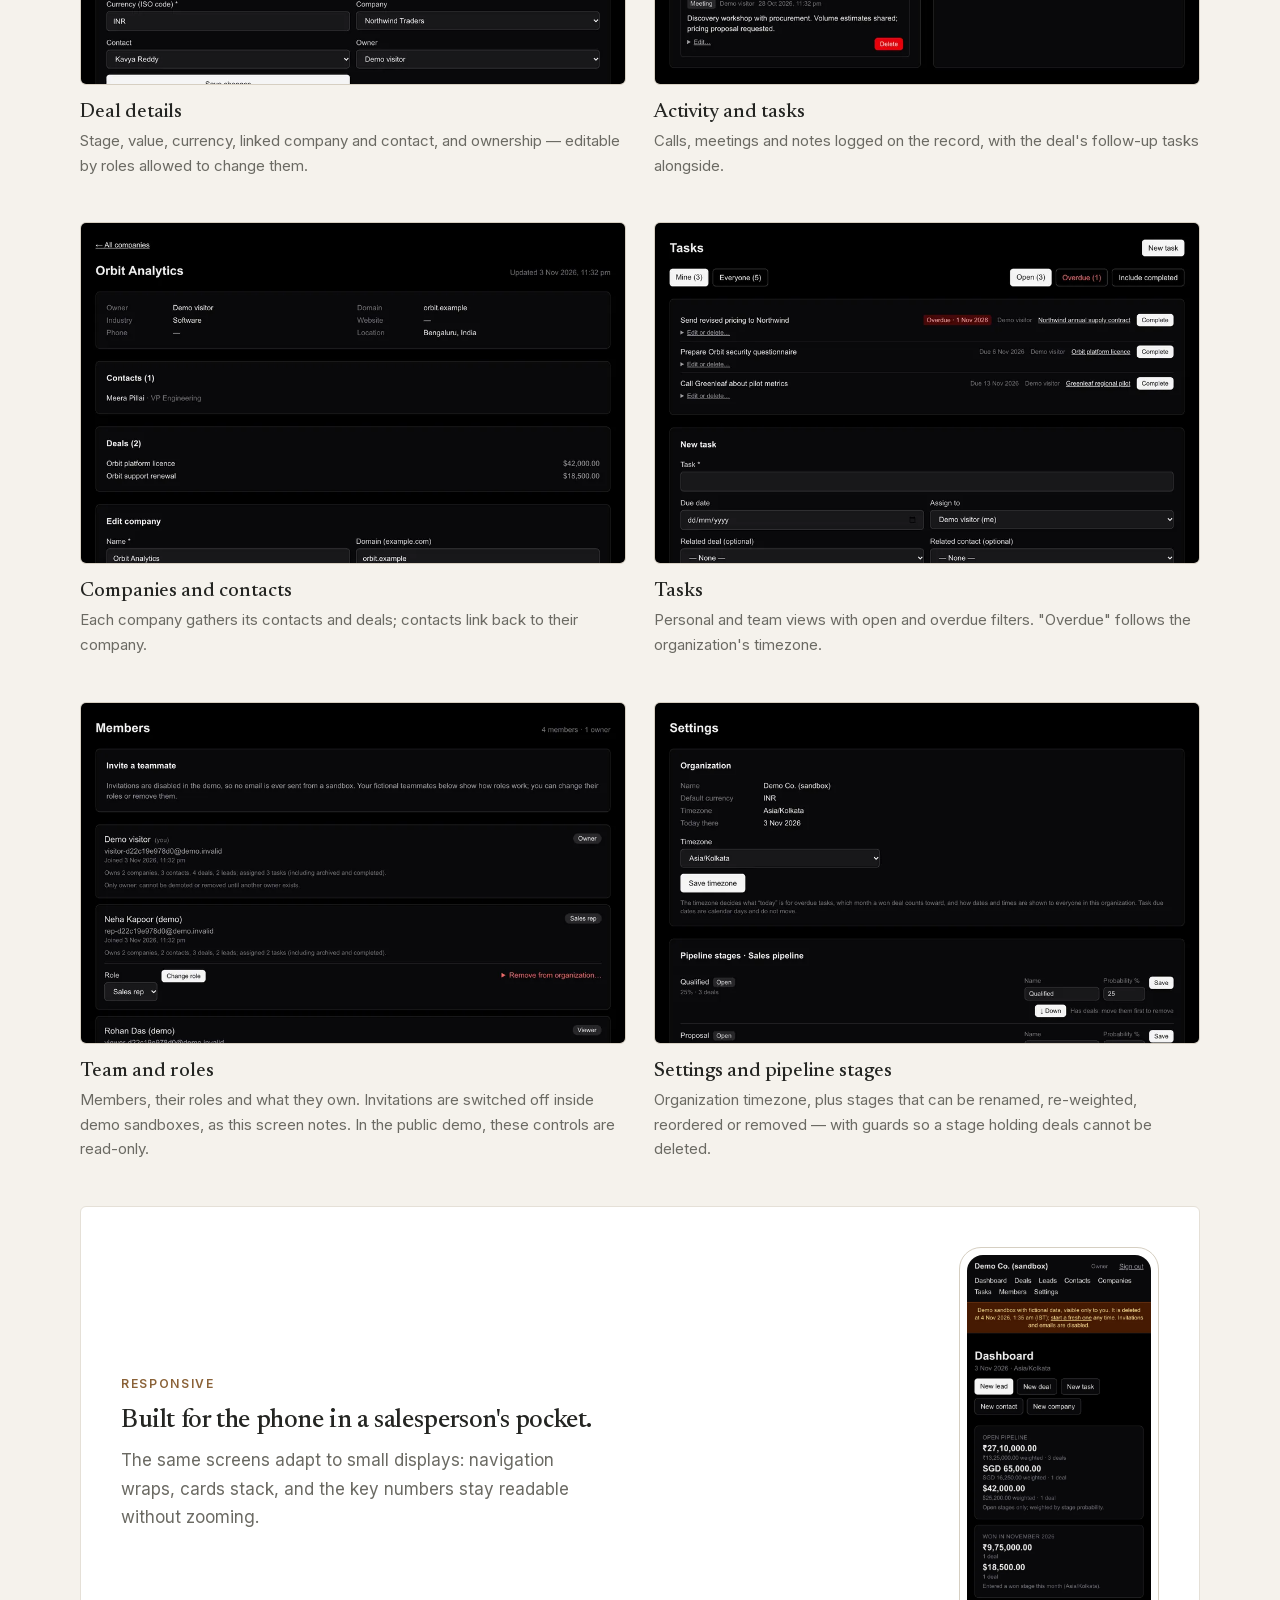
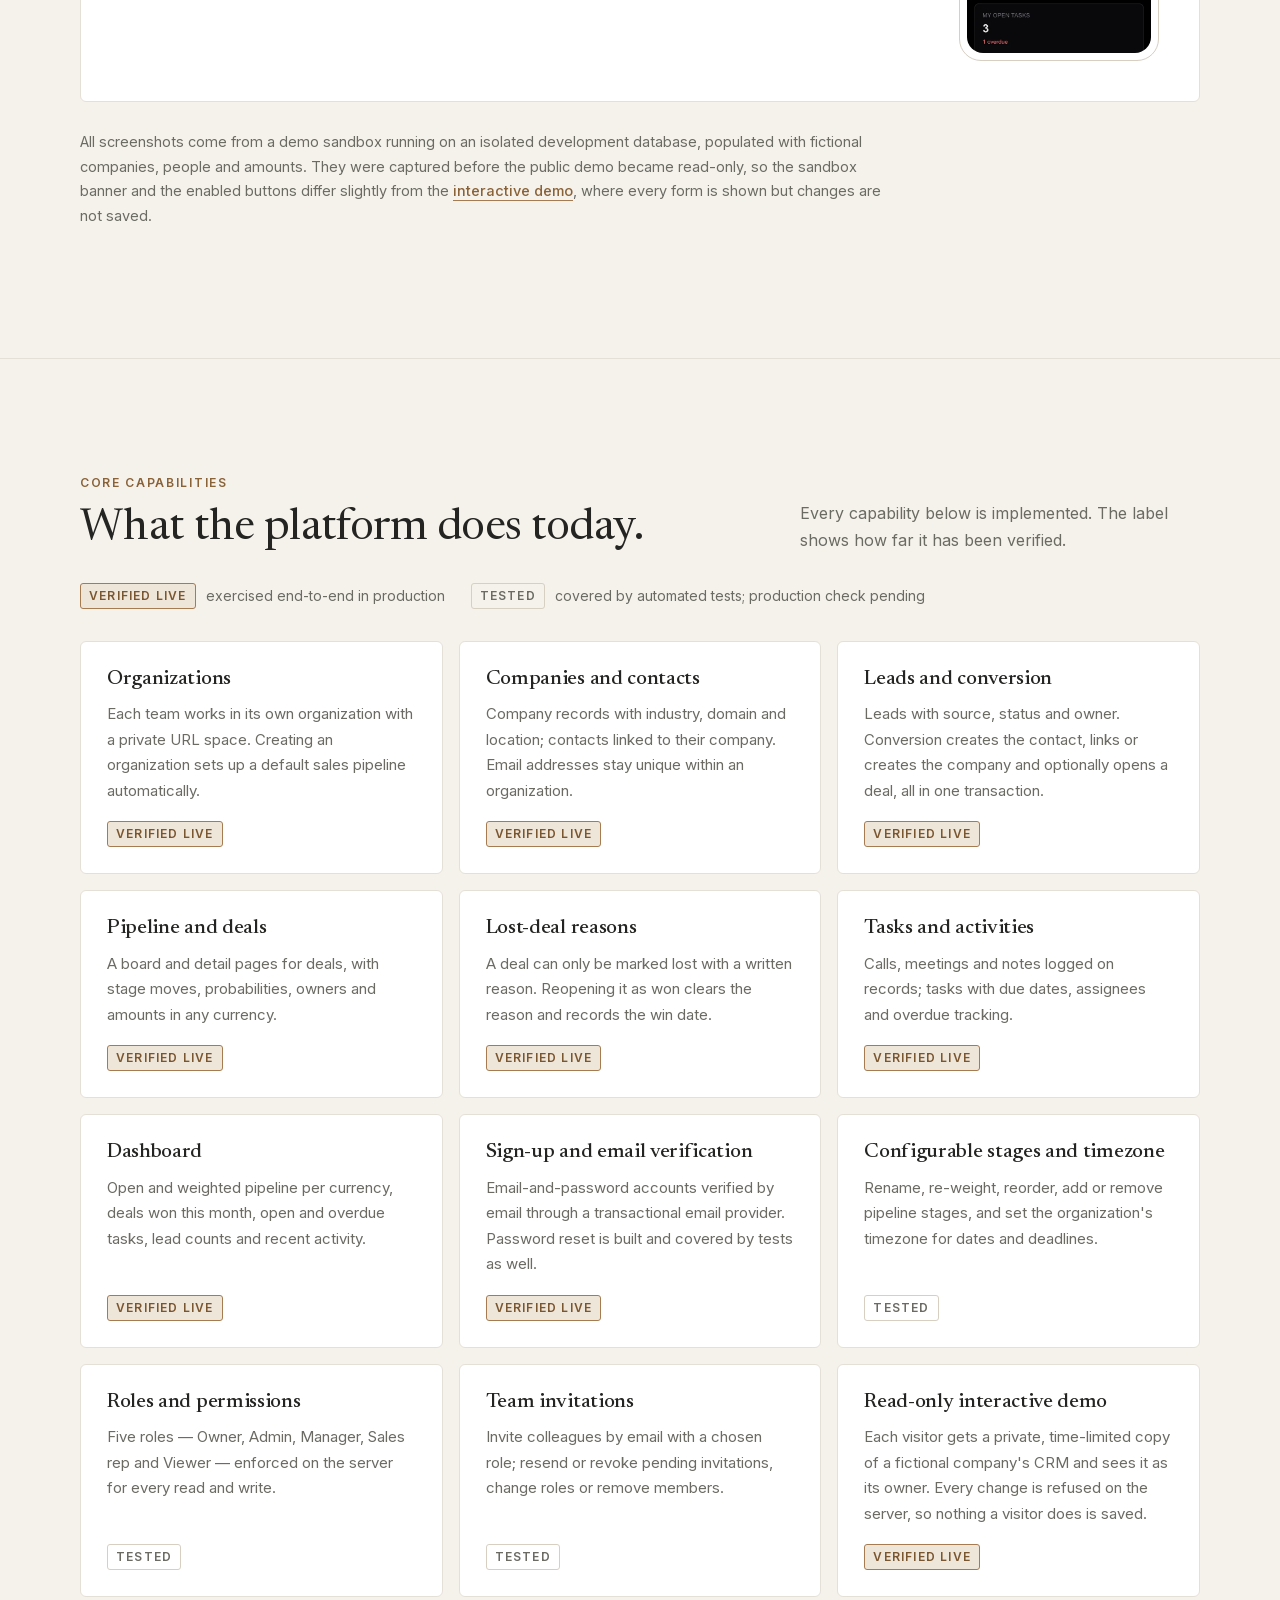
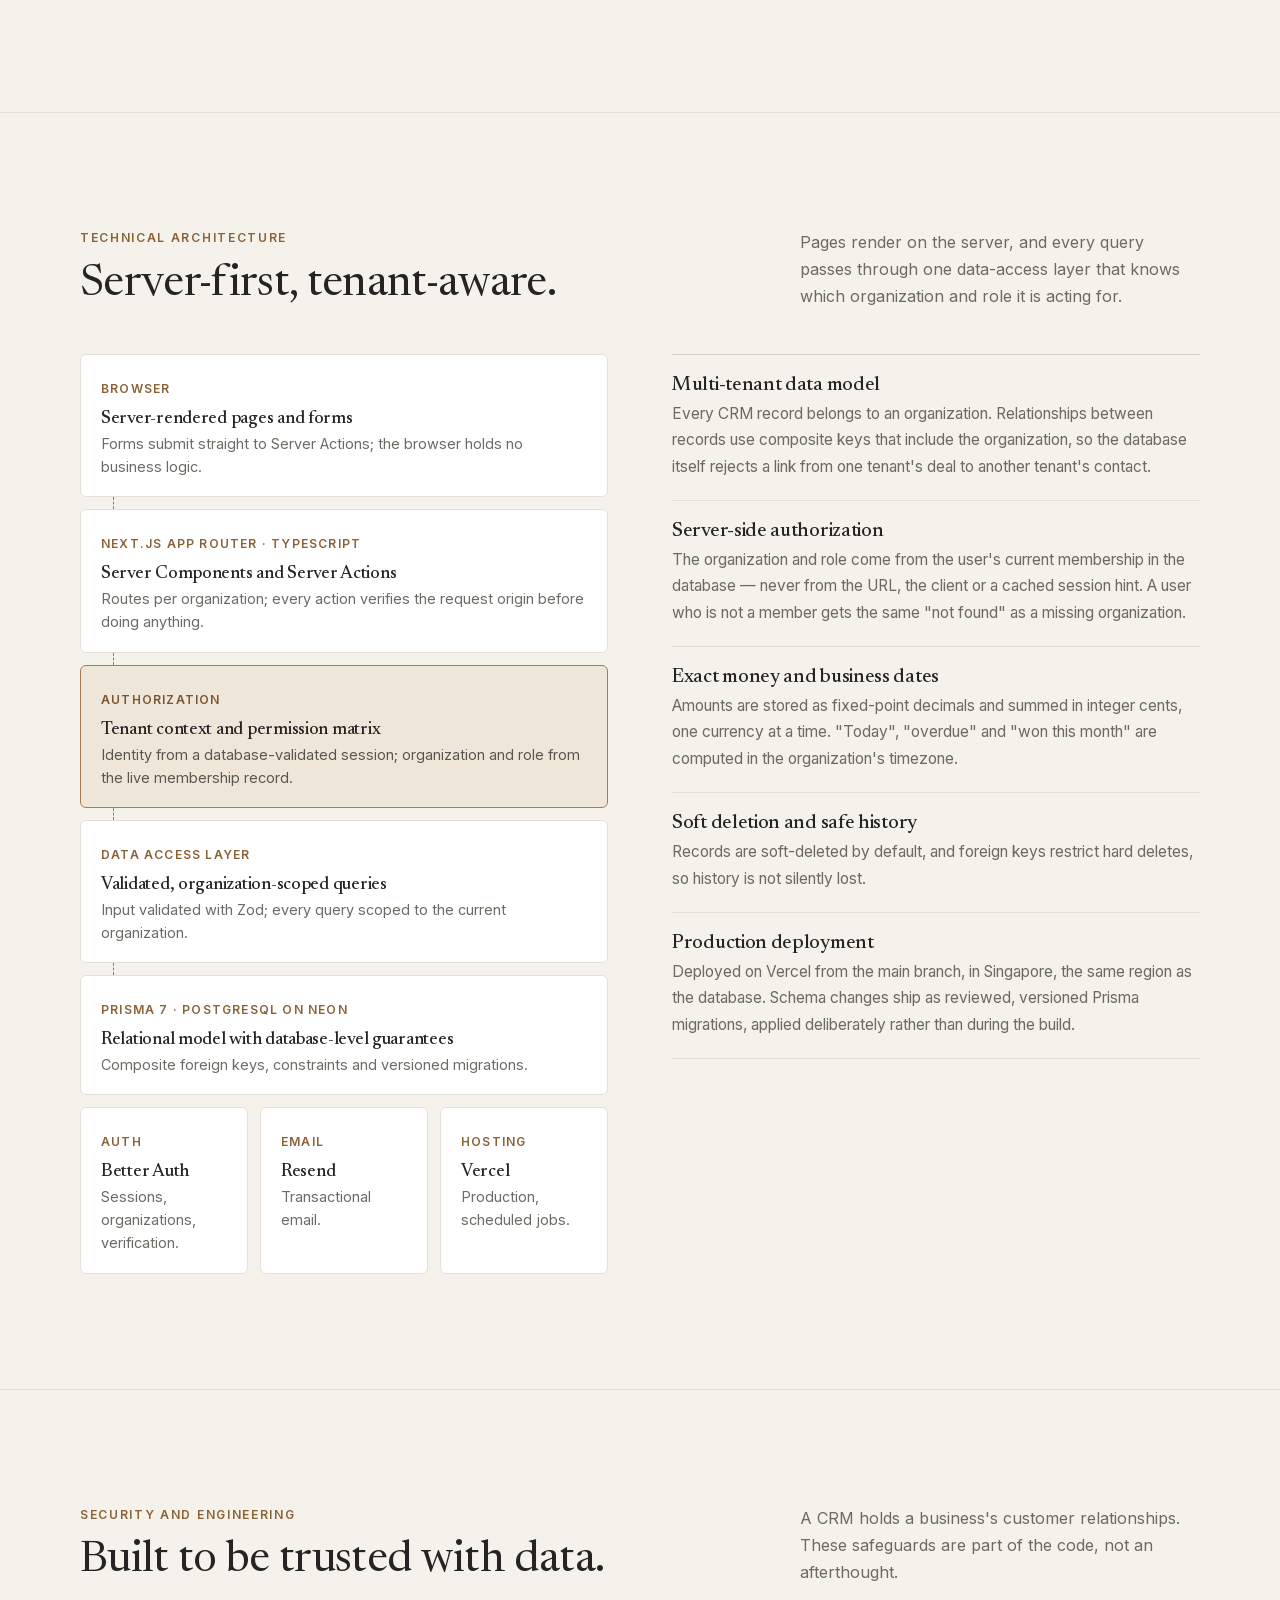
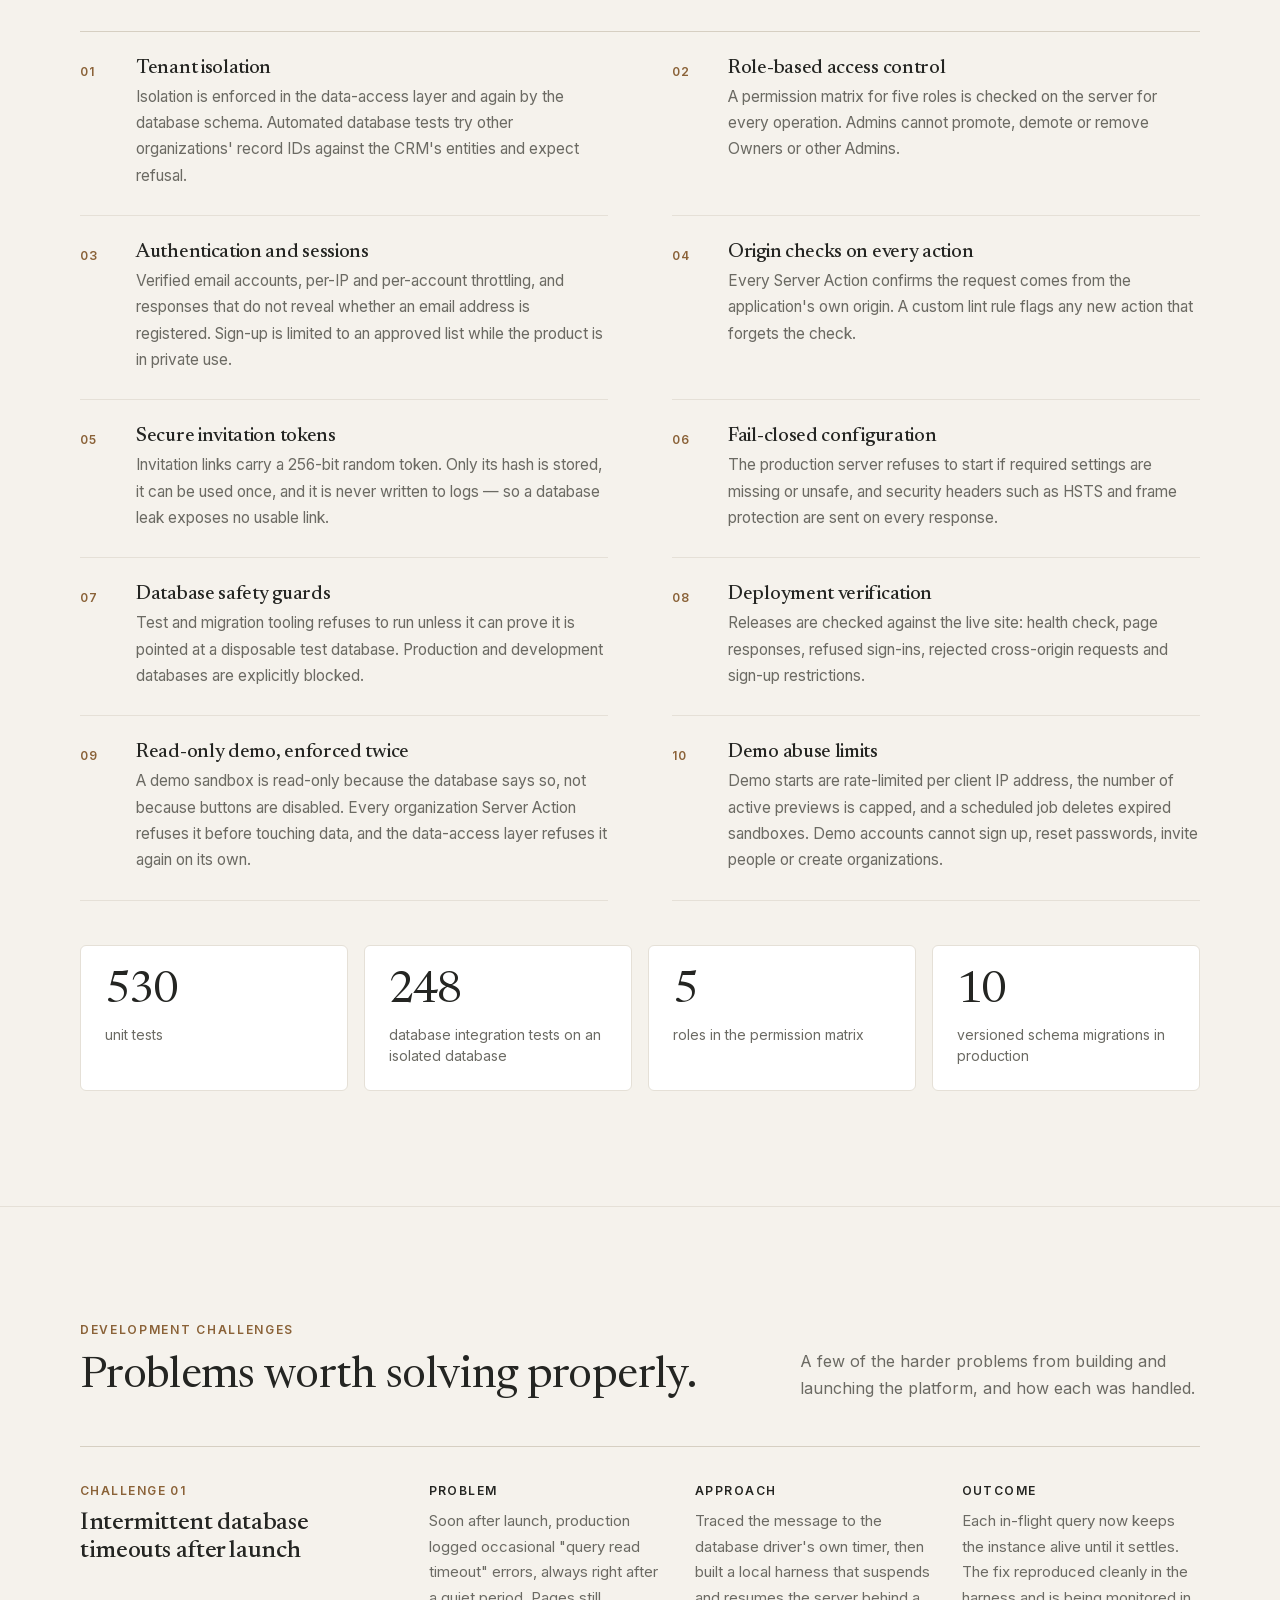
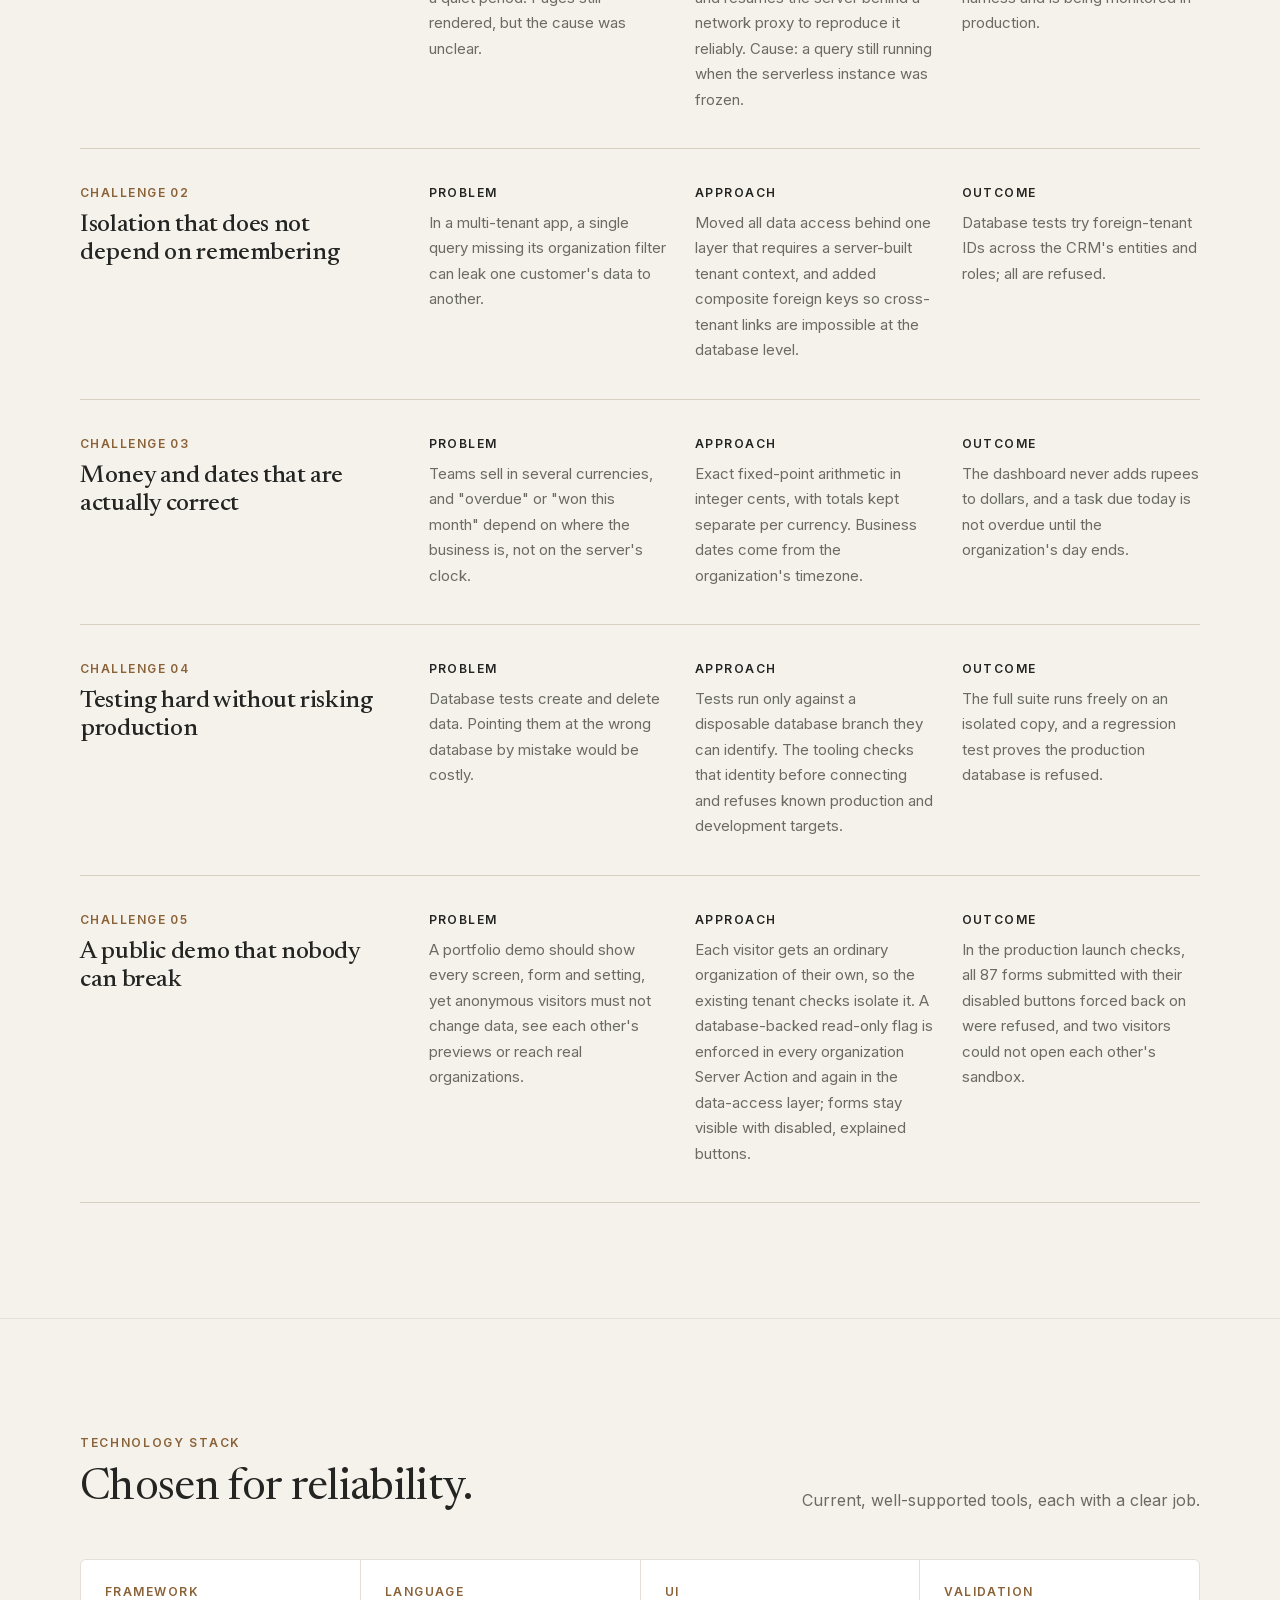
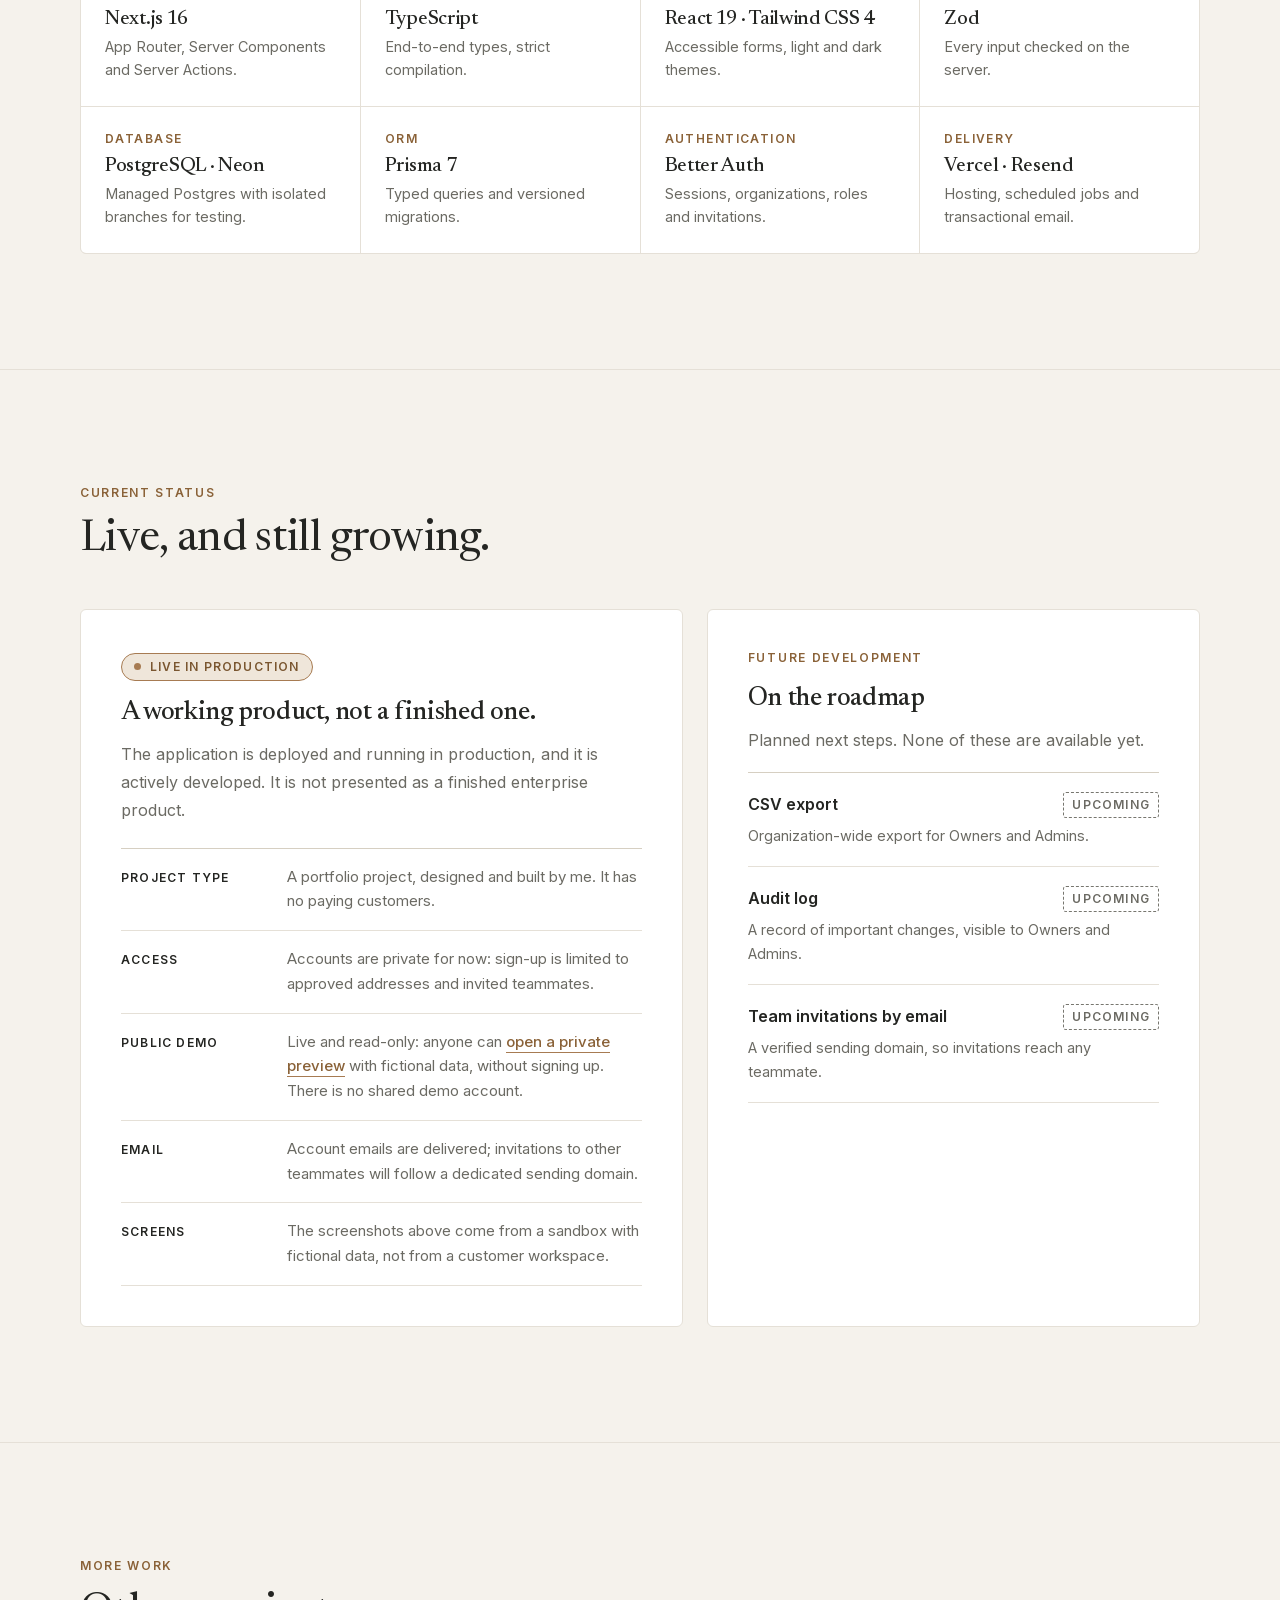
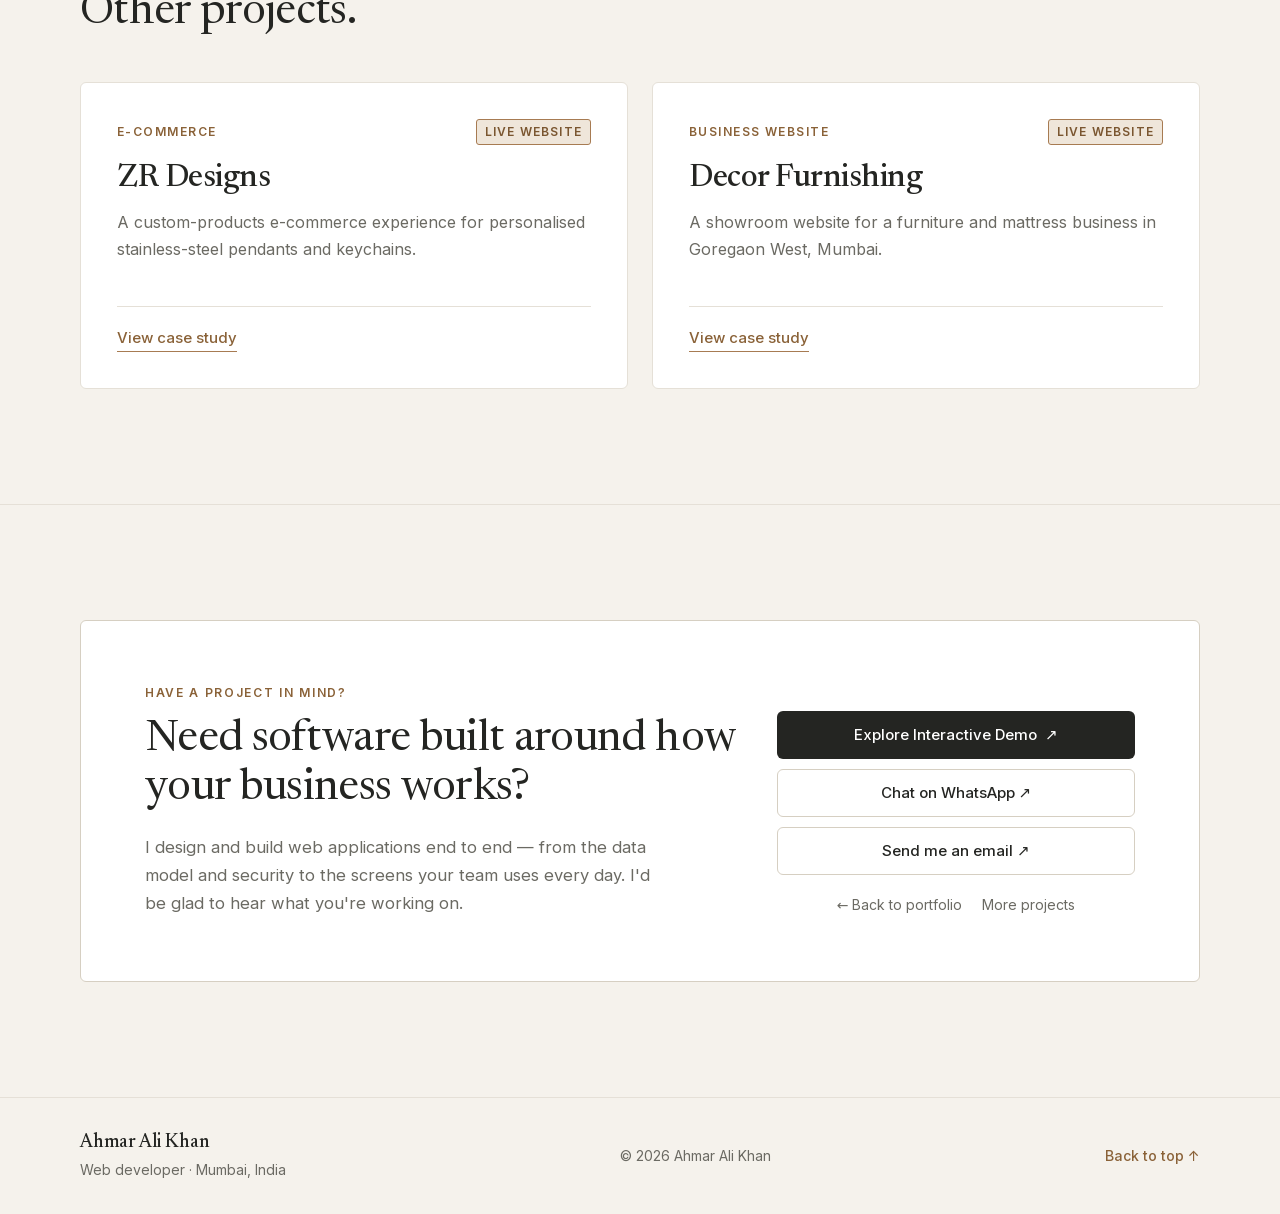
<file: crm-sales-system.html>
<!DOCTYPE html>
<html lang="en">
<head>
  <meta charset="UTF-8">
  <meta name="viewport" content="width=device-width, initial-scale=1.0">
  <meta name="theme-color" content="#F5F2EC">
  <title>CRM &amp; Sales Management System — Case Study | Ahmar Ali Khan</title>
  <meta name="description" content="Case study: a multi-tenant CRM built with Next.js, TypeScript, PostgreSQL and Prisma, with leads, deals, pipeline, tasks and roles, plus a read-only interactive demo.">
  <link rel="icon" href="favicon.svg" type="image/svg+xml">
  <link rel="canonical" href="https://ahmarr.github.io/crm-sales-system.html">
  <meta property="og:type" content="article">
  <meta property="og:site_name" content="Ahmar Ali Khan">
  <meta property="og:url" content="https://ahmarr.github.io/crm-sales-system.html">
  <meta property="og:title" content="CRM & Sales Management System — Case Study">
  <meta property="og:description" content="A live, multi-tenant CRM for small sales teams: leads, deals, pipeline stages, tasks and team roles. Built with Next.js, TypeScript, PostgreSQL and Prisma. Explore it in a read-only interactive demo.">
  <meta property="og:image" content="https://ahmarr.github.io/assets/crm/crm-og-1200x630.jpg">
  <meta property="og:image:width" content="1200">
  <meta property="og:image:height" content="630">
  <meta property="og:image:alt" content="The CRM dashboard showing open pipeline, won deals, tasks and pipeline by stage, with fictional demo data.">
  <meta name="twitter:card" content="summary_large_image">
  <meta name="twitter:title" content="CRM & Sales Management System — Case Study">
  <meta name="twitter:description" content="A live, multi-tenant CRM built with Next.js, TypeScript, PostgreSQL, Prisma and Better Auth, with a read-only interactive demo.">
  <meta name="twitter:image" content="https://ahmarr.github.io/assets/crm/crm-og-1200x630.jpg">
  <link rel="preload" href="assets/fonts/inter-latin-var.woff2" as="font" type="font/woff2" crossorigin>
  <link rel="preload" href="assets/fonts/newsreader-latin-400-500.woff2" as="font" type="font/woff2" crossorigin>
  <link rel="preload" as="image" href="assets/crm/crm-dashboard-1600.webp" imagesrcset="assets/crm/crm-dashboard-960.webp 960w, assets/crm/crm-dashboard-1600.webp 1600w" imagesizes="(max-width: 760px) 100vw, 1120px">
  <link rel="stylesheet" href="assets/css/site.css">
</head>
<body>
  <a class="skip" href="#main">Skip to content</a>
  <header class="site-nav">
    <div class="wrap nav-inner">
      <a class="brand" href="index.html" aria-label="Ahmar Ali Khan — portfolio home">Ahmar Ali Khan</a>
      <button class="nav-toggle" type="button" aria-expanded="false" aria-controls="nav-links">Menu</button>
      <nav class="nav-links" id="nav-links" aria-label="Main">
        <a href="index.html#work">Work</a>
        <a href="#screens">Screens</a>
        <a href="#architecture">Architecture</a>
        <a class="nav-cta" href="https://crm-sales-system.vercel.app/demo" target="_blank" rel="noopener noreferrer">Interactive demo <span aria-hidden="true">↗</span><span class="sr-only"> (opens in a new tab)</span></a>
      </nav>
    </div>
  </header>

  <main id="main">
    <!-- A. Hero -->
    <header class="section first case-head" id="top">
      <div class="wrap">
        <div class="crumb reveal"><a href="index.html">Portfolio</a><span>/</span><a href="index.html#work">Work</a><span>/</span>CRM case study</div>
        <div class="reveal">
          <div class="eyebrow">Case study · Full-stack web application</div>
          <h1>CRM &amp; Sales Management System</h1>
          <p class="lede">A multi-tenant CRM that gives small sales teams one place to capture leads, move deals through their own pipeline, and keep follow-ups on track — with each organization's data isolated and every action checked against the user's role.</p>
          <div class="hero-row">
            <div class="actions">
              <a class="btn btn-primary" href="https://crm-sales-system.vercel.app/demo" target="_blank" rel="noopener noreferrer">Explore Interactive Demo <span aria-hidden="true">↗</span><span class="sr-only"> (opens in a new tab)</span></a>
              <a class="btn btn-secondary" href="index.html#work"><span aria-hidden="true">←</span> Back to portfolio</a>
            </div>
            <div class="live-pill"><span class="dot" aria-hidden="true"></span> Live · in active development</div>
          </div>
          <p class="notice"><strong>Explore the real application, not a mock-up.</strong> The demo opens your own private copy of the CRM with fictional data, seen as its owner would see it. No sign-up is needed. It is read-only: every screen and form is there, but changes are not saved, and each preview ends after about two hours.</p>
        </div>

        <dl class="meta">
          <div><dt>Role</dt><dd>Product design, full-stack development and deployment</dd></div>
          <div><dt>Type</dt><dd>Multi-tenant B2B web application</dd></div>
          <div><dt>Stack</dt><dd>Next.js · TypeScript · PostgreSQL · Prisma</dd></div>
          <div><dt>Timeline</dt><dd>Oct 2026 – present · launched Nov 2026</dd></div>
        </dl>

        <figure class="hero-shot">
          <div class="frame">
            <div class="frame-bar" aria-hidden="true"><div><i></i><i></i><i></i></div><span>DASHBOARD · DEMO SANDBOX, FICTIONAL DATA</span></div>
            <a href="assets/crm/crm-dashboard-1600.webp" data-lightbox data-caption="Dashboard — demo sandbox with fictional data">
              <img src="assets/crm/crm-dashboard-1600.webp" srcset="assets/crm/crm-dashboard-960.webp 960w, assets/crm/crm-dashboard-1600.webp 1600w" sizes="(max-width: 760px) 100vw, 1120px" width="1600" height="1069" fetchpriority="high" decoding="async" alt="CRM dashboard: open pipeline per currency with weighted totals, deals won this month, open and overdue tasks, pipeline value by stage, and lead counts by status.">
            </a>
          </div>
          <figcaption class="caption">Real screenshot of the application, taken in a demo sandbox with fictional companies and people. No customer data is shown anywhere on this page.</figcaption>
        </figure>
      </div>
    </header>

    <!-- B. Overview -->
    <section class="section" id="overview" aria-labelledby="overview-title">
      <div class="wrap">
        <div class="overview-grid">
          <div>
            <div class="eyebrow">Product overview</div>
            <h2 id="overview-title">From first enquiry to closed deal.</h2>
            <p class="lead-text">Small teams often track sales across spreadsheets, chat threads and memory. Follow-ups slip, nobody is sure which deals are real, and the numbers never quite add up.</p>
          </div>
          <div class="prose">
            <p>This CRM brings that work into one shared workspace per organization. A lead is captured and qualified, then converted into a contact, a company and a deal <strong>in a single step</strong>. Deals move through the team's own pipeline stages until they are won or lost — and a lost deal always records why.</p>
            <p>Calls, meetings and notes are logged against the records they belong to, and tasks carry due dates so overdue follow-ups stand out. The dashboard summarises open pipeline, won revenue and outstanding work, in the organization's own timezone and <strong>without ever mixing currencies</strong>.</p>
            <p>Teams invite colleagues by email and give each person a role — from Owner down to read-only Viewer — so everyone sees what they need and can change only what they should.</p>
          </div>
        </div>

        <ol class="flow">
          <li><h3>Capture</h3><p>Add a lead with its source and status.</p></li>
          <li><h3>Qualify</h3><p>Track it from new to contacted to qualified.</p></li>
          <li><h3>Convert</h3><p>Create contact, company and deal at once.</p></li>
          <li><h3>Progress</h3><p>Move the deal through pipeline stages.</p></li>
          <li><h3>Close</h3><p>Mark it won, or lost with a reason.</p></li>
        </ol>
      </div>
    </section>

    <!-- C. Screens -->
    <section class="section" id="screens" aria-labelledby="screens-title">
      <div class="wrap">
        <div class="section-head">
          <div><div class="eyebrow">Product screens</div><h2 id="screens-title">The application, as it is.</h2></div>
          <p>Screenshots of the real interface, cropped to the relevant area but not retouched. Select any image to view it at full size.</p>
        </div>

        <div class="gallery">
          <figure class="wide">
            <div class="frame">
              <a href="assets/crm/crm-pipeline-1600.webp" data-lightbox data-caption="Sales pipeline board">
                <img src="assets/crm/crm-pipeline-1600.webp" srcset="assets/crm/crm-pipeline-960.webp 960w, assets/crm/crm-pipeline-1600.webp 1600w" sizes="(max-width: 760px) 100vw, 1120px" width="1600" height="1237" loading="lazy" decoding="async" alt="Deals board with Qualified, Proposal, Won and Lost columns. Each column shows its probability and per-currency totals; each deal card shows amount, contact, company, owner and a stage selector. A lost deal shows its loss reason.">
              </a>
            </div>
            <figcaption><strong>Sales pipeline board</strong><span>Deals grouped by stage with per-currency totals and stage probabilities. Deals move between stages in place; marking a deal lost requires a reason, and reopening it clears the reason.</span></figcaption>
          </figure>

          <figure>
            <div class="frame">
              <a href="assets/crm/crm-lead-conversion-1600.webp" data-lightbox data-caption="Lead conversion">
                <img src="assets/crm/crm-lead-conversion-960.webp" srcset="assets/crm/crm-lead-conversion-960.webp 960w, assets/crm/crm-lead-conversion-1600.webp 1600w" sizes="(max-width: 760px) 100vw, 549px" width="1600" height="1000" loading="lazy" decoding="async" alt="A qualified lead's page with a Convert lead form: choose or create a company, optionally create a deal with title, amount and currency.">
              </a>
            </div>
            <figcaption><strong>Lead conversion</strong><span>One form turns a qualified lead into a contact, links or creates the company, and can open a deal. It runs as a single transaction — if any part fails, nothing is created.</span></figcaption>
          </figure>

          <figure>
            <div class="frame">
              <a href="assets/crm/crm-leads-1600.webp" data-lightbox data-caption="Lead management">
                <img src="assets/crm/crm-leads-960.webp" srcset="assets/crm/crm-leads-960.webp 960w, assets/crm/crm-leads-1600.webp 1600w" sizes="(max-width: 760px) 100vw, 549px" width="1600" height="1000" loading="lazy" decoding="async" alt="Leads list with name, email, company, source, status badge and owner, plus search, status filter and an Add lead form.">
              </a>
            </div>
            <figcaption><strong>Lead management</strong><span>Leads with source, status and owner, searchable and filterable by status.</span></figcaption>
          </figure>

          <figure>
            <div class="frame">
              <a href="assets/crm/crm-deal-detail-1600.webp" data-lightbox data-caption="Deal details">
                <img src="assets/crm/crm-deal-detail-960.webp" srcset="assets/crm/crm-deal-detail-960.webp 960w, assets/crm/crm-deal-detail-1600.webp 1600w" sizes="(max-width: 760px) 100vw, 549px" width="1600" height="1000" loading="lazy" decoding="async" alt="Deal detail page showing stage, company, contact, owner and amount, a stage control, and an edit form for title, amount, currency, company, contact and owner.">
              </a>
            </div>
            <figcaption><strong>Deal details</strong><span>Stage, value, currency, linked company and contact, and ownership — editable by roles allowed to change them.</span></figcaption>
          </figure>

          <figure>
            <div class="frame">
              <a href="assets/crm/crm-deal-activity-1600.webp" data-lightbox data-caption="Activity and tasks on a deal">
                <img src="assets/crm/crm-deal-activity-960.webp" srcset="assets/crm/crm-deal-activity-960.webp 960w, assets/crm/crm-deal-activity-1600.webp 1600w" sizes="(max-width: 760px) 100vw, 549px" width="1600" height="1000" loading="lazy" decoding="async" alt="Activity log with call and meeting entries on a deal, next to the deal's tasks including an overdue task and a form to add a task with due date and assignee.">
              </a>
            </div>
            <figcaption><strong>Activity and tasks</strong><span>Calls, meetings and notes logged on the record, with the deal's follow-up tasks alongside.</span></figcaption>
          </figure>

          <figure>
            <div class="frame">
              <a href="assets/crm/crm-company-1600.webp" data-lightbox data-caption="Company record">
                <img src="assets/crm/crm-company-960.webp" srcset="assets/crm/crm-company-960.webp 960w, assets/crm/crm-company-1600.webp 1600w" sizes="(max-width: 760px) 100vw, 549px" width="1600" height="1000" loading="lazy" decoding="async" alt="Company page with owner, industry, domain and location, its contacts and deals with amounts, and an edit form.">
              </a>
            </div>
            <figcaption><strong>Companies and contacts</strong><span>Each company gathers its contacts and deals; contacts link back to their company.</span></figcaption>
          </figure>

          <figure>
            <div class="frame">
              <a href="assets/crm/crm-tasks-1600.webp" data-lightbox data-caption="Task management">
                <img src="assets/crm/crm-tasks-960.webp" srcset="assets/crm/crm-tasks-960.webp 960w, assets/crm/crm-tasks-1600.webp 1600w" sizes="(max-width: 760px) 100vw, 549px" width="1600" height="1000" loading="lazy" decoding="async" alt="Tasks page with Mine and Everyone filters, Open and Overdue filters, a list of tasks with due dates and linked deals, and a New task form.">
              </a>
            </div>
            <figcaption><strong>Tasks</strong><span>Personal and team views with open and overdue filters. "Overdue" follows the organization's timezone.</span></figcaption>
          </figure>

          <figure>
            <div class="frame">
              <a href="assets/crm/crm-members-1600.webp" data-lightbox data-caption="Team members and roles">
                <img src="assets/crm/crm-members-960.webp" srcset="assets/crm/crm-members-960.webp 960w, assets/crm/crm-members-1600.webp 1600w" sizes="(max-width: 760px) 100vw, 549px" width="1600" height="1000" loading="lazy" decoding="async" alt="Members page listing fictional teammates with their role badges, record ownership summary, and controls to change a role or remove a member.">
              </a>
            </div>
            <figcaption><strong>Team and roles</strong><span>Members, their roles and what they own. Invitations are switched off inside demo sandboxes, as this screen notes. In the public demo, these controls are read-only.</span></figcaption>
          </figure>

          <figure>
            <div class="frame">
              <a href="assets/crm/crm-settings-1600.webp" data-lightbox data-caption="Organization settings and pipeline stages">
                <img src="assets/crm/crm-settings-960.webp" srcset="assets/crm/crm-settings-960.webp 960w, assets/crm/crm-settings-1600.webp 1600w" sizes="(max-width: 760px) 100vw, 549px" width="1600" height="1000" loading="lazy" decoding="async" alt="Settings page with organization name, default currency and timezone selector, and the pipeline stage editor with stage names, probabilities and reorder controls.">
              </a>
            </div>
            <figcaption><strong>Settings and pipeline stages</strong><span>Organization timezone, plus stages that can be renamed, re-weighted, reordered or removed — with guards so a stage holding deals cannot be deleted.</span></figcaption>
          </figure>

          <div class="mobile-row">
            <div>
              <div class="eyebrow">Responsive</div>
              <h3>Built for the phone in a salesperson's pocket.</h3>
              <p>The same screens adapt to small displays: navigation wraps, cards stack, and the key numbers stay readable without zooming.</p>
            </div>
            <div class="phones">
              <figure class="phone"><img src="assets/crm/crm-mobile-dashboard-600.webp" width="600" height="1298" loading="lazy" decoding="async" alt="The dashboard on a phone-sized screen, showing open pipeline and won totals in stacked cards."></figure>
            </div>
          </div>
        </div>
        <p class="shots-note">All screenshots come from a demo sandbox running on an isolated development database, populated with fictional companies, people and amounts. They were captured before the public demo became read-only, so the sandbox banner and the enabled buttons differ slightly from the <a class="text-link" href="https://crm-sales-system.vercel.app/demo" target="_blank" rel="noopener noreferrer">interactive demo<span class="sr-only"> (opens in a new tab)</span></a>, where every form is shown but changes are not saved.</p>
      </div>
    </section>

    <!-- D. Capabilities -->
    <section class="section" id="capabilities" aria-labelledby="capabilities-title">
      <div class="wrap">
        <div class="section-head">
          <div><div class="eyebrow">Core capabilities</div><h2 id="capabilities-title">What the platform does today.</h2></div>
          <p>Every capability below is implemented. The label shows how far it has been verified.</p>
        </div>
        <div class="legend" role="note">
          <span><span class="status live">Verified live</span> exercised end-to-end in production</span>
          <span><span class="status tested">Tested</span> covered by automated tests; production check pending</span>
        </div>
        <div class="cap-grid">
          <article class="cap"><h3>Organizations</h3><p>Each team works in its own organization with a private URL space. Creating an organization sets up a default sales pipeline automatically.</p><span class="status live">Verified live</span></article>
          <article class="cap"><h3>Companies and contacts</h3><p>Company records with industry, domain and location; contacts linked to their company. Email addresses stay unique within an organization.</p><span class="status live">Verified live</span></article>
          <article class="cap"><h3>Leads and conversion</h3><p>Leads with source, status and owner. Conversion creates the contact, links or creates the company and optionally opens a deal, all in one transaction.</p><span class="status live">Verified live</span></article>
          <article class="cap"><h3>Pipeline and deals</h3><p>A board and detail pages for deals, with stage moves, probabilities, owners and amounts in any currency.</p><span class="status live">Verified live</span></article>
          <article class="cap"><h3>Lost-deal reasons</h3><p>A deal can only be marked lost with a written reason. Reopening it as won clears the reason and records the win date.</p><span class="status live">Verified live</span></article>
          <article class="cap"><h3>Tasks and activities</h3><p>Calls, meetings and notes logged on records; tasks with due dates, assignees and overdue tracking.</p><span class="status live">Verified live</span></article>
          <article class="cap"><h3>Dashboard</h3><p>Open and weighted pipeline per currency, deals won this month, open and overdue tasks, lead counts and recent activity.</p><span class="status live">Verified live</span></article>
          <article class="cap"><h3>Sign-up and email verification</h3><p>Email-and-password accounts verified by email through a transactional email provider. Password reset is built and covered by tests as well.</p><span class="status live">Verified live</span></article>
          <article class="cap"><h3>Configurable stages and timezone</h3><p>Rename, re-weight, reorder, add or remove pipeline stages, and set the organization's timezone for dates and deadlines.</p><span class="status tested">Tested</span></article>
          <article class="cap"><h3>Roles and permissions</h3><p>Five roles — Owner, Admin, Manager, Sales rep and Viewer — enforced on the server for every read and write.</p><span class="status tested">Tested</span></article>
          <article class="cap"><h3>Team invitations</h3><p>Invite colleagues by email with a chosen role; resend or revoke pending invitations, change roles or remove members.</p><span class="status tested">Tested</span></article>
          <article class="cap"><h3>Read-only interactive demo</h3><p>Each visitor gets a private, time-limited copy of a fictional company's CRM and sees it as its owner. Every change is refused on the server, so nothing a visitor does is saved.</p><span class="status live">Verified live</span></article>
        </div>
      </div>
    </section>

    <!-- E. Architecture -->
    <section class="section" id="architecture" aria-labelledby="architecture-title">
      <div class="wrap">
        <div class="section-head">
          <div><div class="eyebrow">Technical architecture</div><h2 id="architecture-title">Server-first, tenant-aware.</h2></div>
          <p>Pages render on the server, and every query passes through one data-access layer that knows which organization and role it is acting for.</p>
        </div>
        <div class="arch-grid">
          <div aria-label="Architecture overview" role="group">
            <div class="layers">
              <div class="layer"><div class="tag">Browser</div><h3>Server-rendered pages and forms</h3><p>Forms submit straight to Server Actions; the browser holds no business logic.</p></div>
              <div class="layer"><div class="tag">Next.js App Router · TypeScript</div><h3>Server Components and Server Actions</h3><p>Routes per organization; every action verifies the request origin before doing anything.</p></div>
              <div class="layer accent"><div class="tag">Authorization</div><h3>Tenant context and permission matrix</h3><p>Identity from a database-validated session; organization and role from the live membership record.</p></div>
              <div class="layer"><div class="tag">Data access layer</div><h3>Validated, organization-scoped queries</h3><p>Input validated with Zod; every query scoped to the current organization.</p></div>
              <div class="layer"><div class="tag">Prisma 7 · PostgreSQL on Neon</div><h3>Relational model with database-level guarantees</h3><p>Composite foreign keys, constraints and versioned migrations.</p></div>
            </div>
            <div class="side">
              <div class="layer"><div class="tag">Auth</div><h3>Better Auth</h3><p>Sessions, organizations, verification.</p></div>
              <div class="layer"><div class="tag">Email</div><h3>Resend</h3><p>Transactional email.</p></div>
              <div class="layer"><div class="tag">Hosting</div><h3>Vercel</h3><p>Production, scheduled jobs.</p></div>
            </div>
          </div>
          <ul class="arch-points">
            <li><h3>Multi-tenant data model</h3><p>Every CRM record belongs to an organization. Relationships between records use composite keys that include the organization, so the database itself rejects a link from one tenant's deal to another tenant's contact.</p></li>
            <li><h3>Server-side authorization</h3><p>The organization and role come from the user's current membership in the database — never from the URL, the client or a cached session hint. A user who is not a member gets the same "not found" as a missing organization.</p></li>
            <li><h3>Exact money and business dates</h3><p>Amounts are stored as fixed-point decimals and summed in integer cents, one currency at a time. "Today", "overdue" and "won this month" are computed in the organization's timezone.</p></li>
            <li><h3>Soft deletion and safe history</h3><p>Records are soft-deleted by default, and foreign keys restrict hard deletes, so history is not silently lost.</p></li>
            <li><h3>Production deployment</h3><p>Deployed on Vercel from the main branch, in Singapore, the same region as the database. Schema changes ship as reviewed, versioned Prisma migrations, applied deliberately rather than during the build.</p></li>
          </ul>
        </div>
      </div>
    </section>

    <!-- F. Security and engineering -->
    <section class="section" id="security" aria-labelledby="security-title">
      <div class="wrap">
        <div class="section-head">
          <div><div class="eyebrow">Security and engineering</div><h2 id="security-title">Built to be trusted with data.</h2></div>
          <p>A CRM holds a business's customer relationships. These safeguards are part of the code, not an afterthought.</p>
        </div>
        <div class="sec-grid">
          <article class="sec"><div class="n">01</div><div><h3>Tenant isolation</h3><p>Isolation is enforced in the data-access layer and again by the database schema. Automated database tests try other organizations' record IDs against the CRM's entities and expect refusal.</p></div></article>
          <article class="sec"><div class="n">02</div><div><h3>Role-based access control</h3><p>A permission matrix for five roles is checked on the server for every operation. Admins cannot promote, demote or remove Owners or other Admins.</p></div></article>
          <article class="sec"><div class="n">03</div><div><h3>Authentication and sessions</h3><p>Verified email accounts, per-IP and per-account throttling, and responses that do not reveal whether an email address is registered. Sign-up is limited to an approved list while the product is in private use.</p></div></article>
          <article class="sec"><div class="n">04</div><div><h3>Origin checks on every action</h3><p>Every Server Action confirms the request comes from the application's own origin. A custom lint rule flags any new action that forgets the check.</p></div></article>
          <article class="sec"><div class="n">05</div><div><h3>Secure invitation tokens</h3><p>Invitation links carry a 256-bit random token. Only its hash is stored, it can be used once, and it is never written to logs — so a database leak exposes no usable link.</p></div></article>
          <article class="sec"><div class="n">06</div><div><h3>Fail-closed configuration</h3><p>The production server refuses to start if required settings are missing or unsafe, and security headers such as HSTS and frame protection are sent on every response.</p></div></article>
          <article class="sec"><div class="n">07</div><div><h3>Database safety guards</h3><p>Test and migration tooling refuses to run unless it can prove it is pointed at a disposable test database. Production and development databases are explicitly blocked.</p></div></article>
          <article class="sec"><div class="n">08</div><div><h3>Deployment verification</h3><p>Releases are checked against the live site: health check, page responses, refused sign-ins, rejected cross-origin requests and sign-up restrictions.</p></div></article>
          <article class="sec"><div class="n">09</div><div><h3>Read-only demo, enforced twice</h3><p>A demo sandbox is read-only because the database says so, not because buttons are disabled. Every organization Server Action refuses it before touching data, and the data-access layer refuses it again on its own.</p></div></article>
          <article class="sec"><div class="n">10</div><div><h3>Demo abuse limits</h3><p>Demo starts are rate-limited per client IP address, the number of active previews is capped, and a scheduled job deletes expired sandboxes. Demo accounts cannot sign up, reset passwords, invite people or create organizations.</p></div></article>
        </div>
        <div class="figures" role="group" aria-label="Verification figures">
          <div class="figure"><b>530</b><span>unit tests</span></div>
          <div class="figure"><b>248</b><span>database integration tests on an isolated database</span></div>
          <div class="figure"><b>5</b><span>roles in the permission matrix</span></div>
          <div class="figure"><b>10</b><span>versioned schema migrations in production</span></div>
        </div>
      </div>
    </section>

    <!-- G. Challenges -->
    <section class="section" id="challenges" aria-labelledby="challenges-title">
      <div class="wrap">
        <div class="section-head">
          <div><div class="eyebrow">Development challenges</div><h2 id="challenges-title">Problems worth solving properly.</h2></div>
          <p>A few of the harder problems from building and launching the platform, and how each was handled.</p>
        </div>
        <article class="challenge">
          <div><div class="n">CHALLENGE 01</div><h3>Intermittent database timeouts after launch</h3></div>
          <div class="cha-cols">
            <div><h4>Problem</h4><p>Soon after launch, production logged occasional "query read timeout" errors, always right after a quiet period. Pages still rendered, but the cause was unclear.</p></div>
            <div><h4>Approach</h4><p>Traced the message to the database driver's own timer, then built a local harness that suspends and resumes the server behind a network proxy to reproduce it reliably. Cause: a query still running when the serverless instance was frozen.</p></div>
            <div><h4>Outcome</h4><p>Each in-flight query now keeps the instance alive until it settles. The fix reproduced cleanly in the harness and is being monitored in production.</p></div>
          </div>
        </article>
        <article class="challenge">
          <div><div class="n">CHALLENGE 02</div><h3>Isolation that does not depend on remembering</h3></div>
          <div class="cha-cols">
            <div><h4>Problem</h4><p>In a multi-tenant app, a single query missing its organization filter can leak one customer's data to another.</p></div>
            <div><h4>Approach</h4><p>Moved all data access behind one layer that requires a server-built tenant context, and added composite foreign keys so cross-tenant links are impossible at the database level.</p></div>
            <div><h4>Outcome</h4><p>Database tests try foreign-tenant IDs across the CRM's entities and roles; all are refused.</p></div>
          </div>
        </article>
        <article class="challenge">
          <div><div class="n">CHALLENGE 03</div><h3>Money and dates that are actually correct</h3></div>
          <div class="cha-cols">
            <div><h4>Problem</h4><p>Teams sell in several currencies, and "overdue" or "won this month" depend on where the business is, not on the server's clock.</p></div>
            <div><h4>Approach</h4><p>Exact fixed-point arithmetic in integer cents, with totals kept separate per currency. Business dates come from the organization's timezone.</p></div>
            <div><h4>Outcome</h4><p>The dashboard never adds rupees to dollars, and a task due today is not overdue until the organization's day ends.</p></div>
          </div>
        </article>
        <article class="challenge">
          <div><div class="n">CHALLENGE 04</div><h3>Testing hard without risking production</h3></div>
          <div class="cha-cols">
            <div><h4>Problem</h4><p>Database tests create and delete data. Pointing them at the wrong database by mistake would be costly.</p></div>
            <div><h4>Approach</h4><p>Tests run only against a disposable database branch they can identify. The tooling checks that identity before connecting and refuses known production and development targets.</p></div>
            <div><h4>Outcome</h4><p>The full suite runs freely on an isolated copy, and a regression test proves the production database is refused.</p></div>
          </div>
        </article>
        <article class="challenge">
          <div><div class="n">CHALLENGE 05</div><h3>A public demo that nobody can break</h3></div>
          <div class="cha-cols">
            <div><h4>Problem</h4><p>A portfolio demo should show every screen, form and setting, yet anonymous visitors must not change data, see each other's previews or reach real organizations.</p></div>
            <div><h4>Approach</h4><p>Each visitor gets an ordinary organization of their own, so the existing tenant checks isolate it. A database-backed read-only flag is enforced in every organization Server Action and again in the data-access layer; forms stay visible with disabled, explained buttons.</p></div>
            <div><h4>Outcome</h4><p>In the production launch checks, all 87 forms submitted with their disabled buttons forced back on were refused, and two visitors could not open each other's sandbox.</p></div>
          </div>
        </article>
      </div>
    </section>

    <!-- H. Stack -->
    <section class="section" id="stack" aria-labelledby="stack-title">
      <div class="wrap">
        <div class="section-head">
          <div><div class="eyebrow">Technology stack</div><h2 id="stack-title">Chosen for reliability.</h2></div>
          <p>Current, well-supported tools, each with a clear job.</p>
        </div>
        <div class="stack-grid">
          <div class="stack-item"><div class="k">Framework</div><h3>Next.js 16</h3><p>App Router, Server Components and Server Actions.</p></div>
          <div class="stack-item"><div class="k">Language</div><h3>TypeScript</h3><p>End-to-end types, strict compilation.</p></div>
          <div class="stack-item"><div class="k">UI</div><h3>React 19 · Tailwind CSS 4</h3><p>Accessible forms, light and dark themes.</p></div>
          <div class="stack-item"><div class="k">Validation</div><h3>Zod</h3><p>Every input checked on the server.</p></div>
          <div class="stack-item"><div class="k">Database</div><h3>PostgreSQL · Neon</h3><p>Managed Postgres with isolated branches for testing.</p></div>
          <div class="stack-item"><div class="k">ORM</div><h3>Prisma 7</h3><p>Typed queries and versioned migrations.</p></div>
          <div class="stack-item"><div class="k">Authentication</div><h3>Better Auth</h3><p>Sessions, organizations, roles and invitations.</p></div>
          <div class="stack-item"><div class="k">Delivery</div><h3>Vercel · Resend</h3><p>Hosting, scheduled jobs and transactional email.</p></div>
        </div>
      </div>
    </section>

    <!-- I + J. Status and roadmap -->
    <section class="section" id="status" aria-labelledby="status-title">
      <div class="wrap">
        <div class="section-head">
          <div><div class="eyebrow">Current status</div><h2 id="status-title">Live, and still growing.</h2></div>
        </div>
        <div class="status-grid">
          <div class="panel">
            <div class="live-pill"><span class="dot" aria-hidden="true"></span> Live in production</div>
            <h3>A working product, not a finished one.</h3>
            <p>The application is deployed and running in production, and it is actively developed. It is not presented as a finished enterprise product.</p>
            <ul class="facts">
              <li><b>Project type</b>A portfolio project, designed and built by me. It has no paying customers.</li>
              <li><b>Access</b>Accounts are private for now: sign-up is limited to approved addresses and invited teammates.</li>
              <li><b>Public demo</b><span>Live and read-only: anyone can <a class="text-link" href="https://crm-sales-system.vercel.app/demo" target="_blank" rel="noopener noreferrer">open a private preview<span class="sr-only"> (opens in a new tab)</span></a> with fictional data, without signing up. There is no shared demo account.</span></li>
              <li><b>Email</b>Account emails are delivered; invitations to other teammates will follow a dedicated sending domain.</li>
              <li><b>Screens</b>The screenshots above come from a sandbox with fictional data, not from a customer workspace.</li>
            </ul>
          </div>
          <div class="panel" id="roadmap" aria-labelledby="roadmap-title">
            <div class="eyebrow">Future development</div>
            <h3 id="roadmap-title">On the roadmap</h3>
            <p>Planned next steps. None of these are available yet.</p>
            <ul class="roadmap">
              <li><div class="row"><h4>CSV export</h4><span class="upcoming">Upcoming</span></div><p>Organization-wide export for Owners and Admins.</p></li>
              <li><div class="row"><h4>Audit log</h4><span class="upcoming">Upcoming</span></div><p>A record of important changes, visible to Owners and Admins.</p></li>
              <li><div class="row"><h4>Team invitations by email</h4><span class="upcoming">Upcoming</span></div><p>A verified sending domain, so invitations reach any teammate.</p></li>
            </ul>
          </div>
        </div>
      </div>
    </section>

        <section class="section" id="more-work" aria-labelledby="more-title">
      <div class="wrap">
        <div class="section-head">
          <div><div class="eyebrow">More work</div><h2 id="more-title">Other projects.</h2></div>
        </div>
        <div class="work-pair">
          <article class="work-card"><div class="work-body"><div class="work-top"><span class="work-kind">E-commerce</span><span class="badge live">Live website</span></div><h3>ZR Designs</h3><p>A custom-products e-commerce experience for personalised stainless-steel pendants and keychains.</p><div class="work-links"><a class="link" href="zr-designs.html" aria-label="View case study: ZR Designs">View case study</a></div></div></article>
          <article class="work-card"><div class="work-body"><div class="work-top"><span class="work-kind">Business website</span><span class="badge live">Live website</span></div><h3>Decor Furnishing</h3><p>A showroom website for a furniture and mattress business in Goregaon West, Mumbai.</p><div class="work-links"><a class="link" href="decor-furnishing.html" aria-label="View case study: Decor Furnishing">View case study</a></div></div></article>
        </div>
      </div>
    </section>

    <!-- K. CTA -->
    <section class="section" id="contact" aria-labelledby="contact-title">
      <div class="wrap">
        <div class="contact-panel">
          <div>
            <div class="eyebrow">Have a project in mind?</div>
            <h2 id="contact-title">Need software built around how your business works?</h2>
            <p>I design and build web applications end to end — from the data model and security to the screens your team uses every day. I'd be glad to hear what you're working on.</p>
          </div>
          <div class="contact-actions">
            <a class="btn btn-primary" href="https://crm-sales-system.vercel.app/demo" target="_blank" rel="noopener noreferrer">Explore Interactive Demo <span aria-hidden="true">↗</span><span class="sr-only"> (opens in a new tab)</span></a>
            <a class="btn btn-secondary" href="https://wa.me/918299823611" target="_blank" rel="noopener noreferrer">Chat on WhatsApp ↗</a>
            <a class="btn btn-secondary" href="mailto:khanahmarr@gmail.com">Send me an email ↗</a>
            <div class="contact-links"><a href="index.html">← Back to portfolio</a><a href="index.html#work">More projects</a></div>
          </div>
        </div>
      </div>
    </section>
  </main>

  <footer>
    <div class="wrap footer-inner">
      <div><a class="brand" href="index.html">Ahmar Ali Khan</a><div class="footer-copy">Web developer · Mumbai, India</div></div>
      <div>© <span id="year">2026</span> Ahmar Ali Khan</div>
      <a class="back-top" href="#top">Back to top ↑</a>
    </div>
  </footer>

  <dialog class="lightbox" id="lightbox" aria-label="Screenshot viewer">
    <div class="lb-bar"><span id="lb-caption"></span><button class="lb-close" type="button" id="lb-close">CLOSE ✕</button></div>
  </dialog>

  <script src="assets/js/site.js" defer></script>
</body>
</html>
</file>
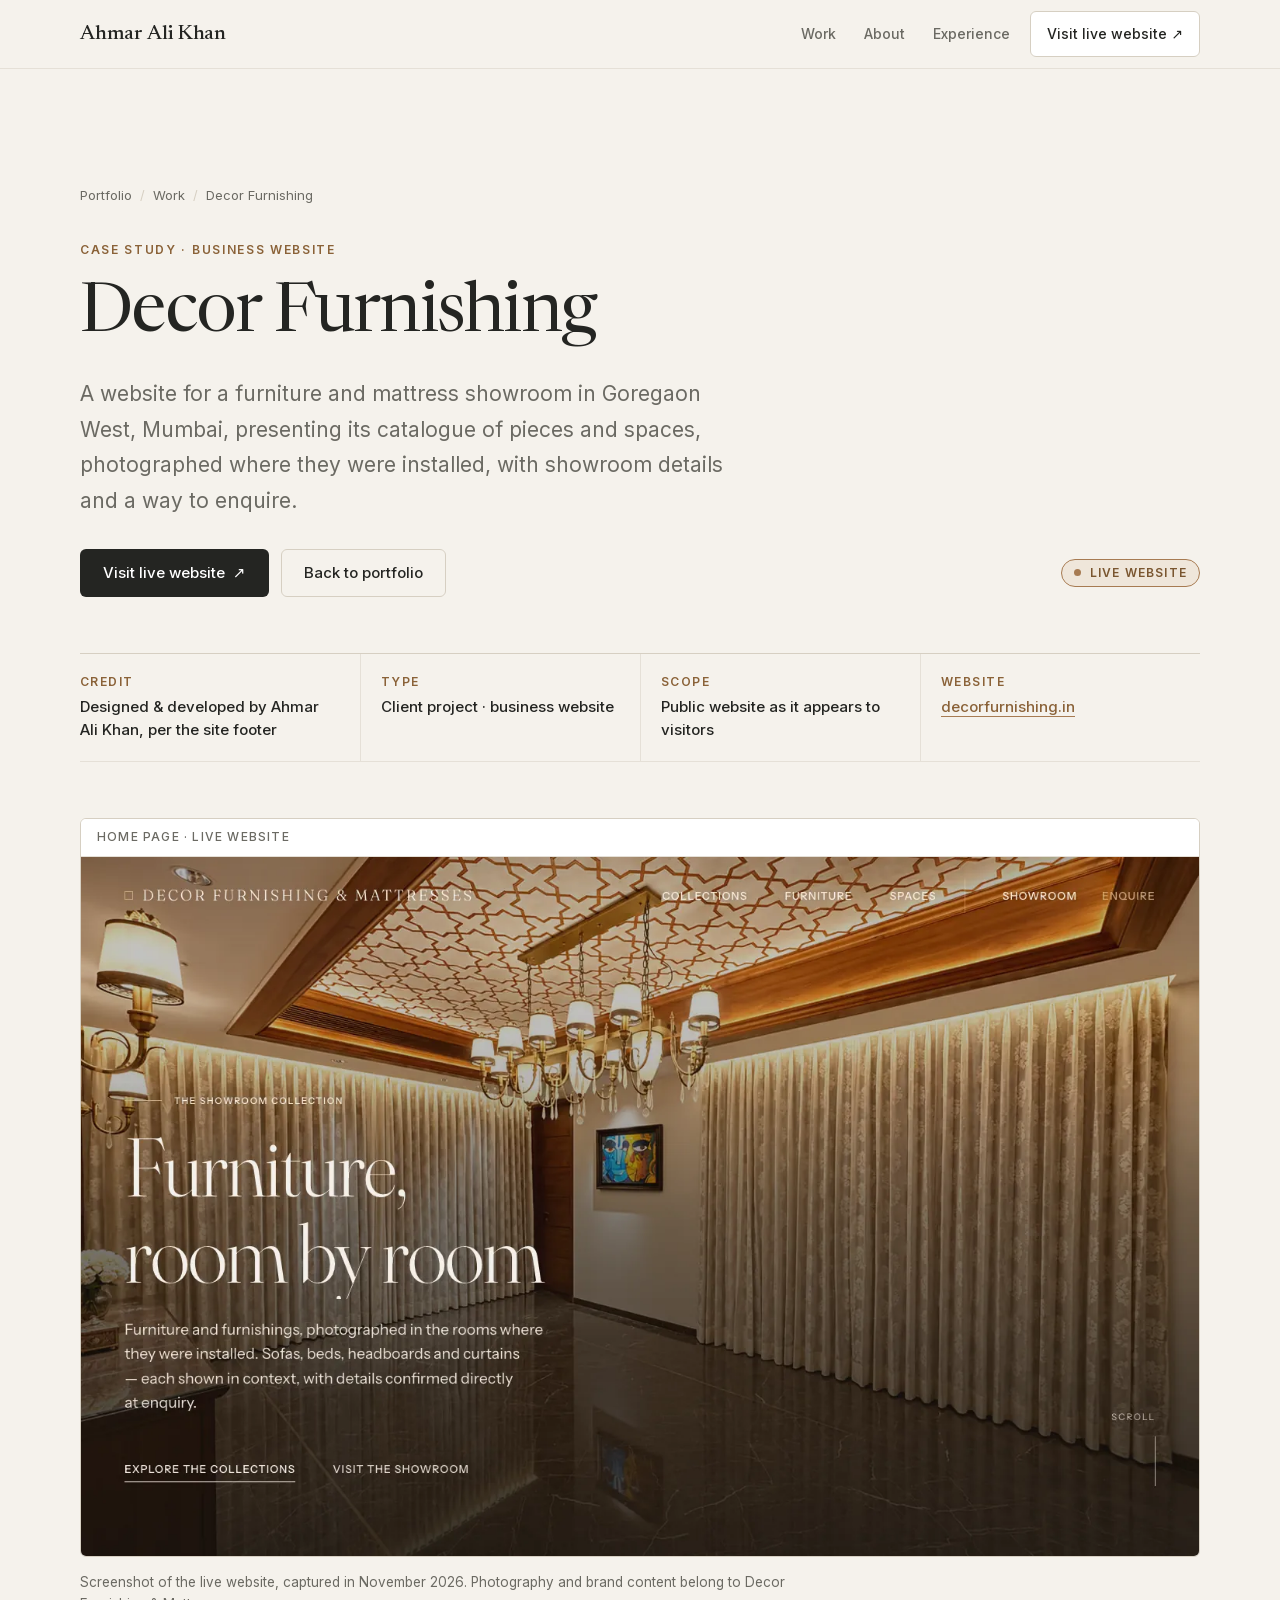
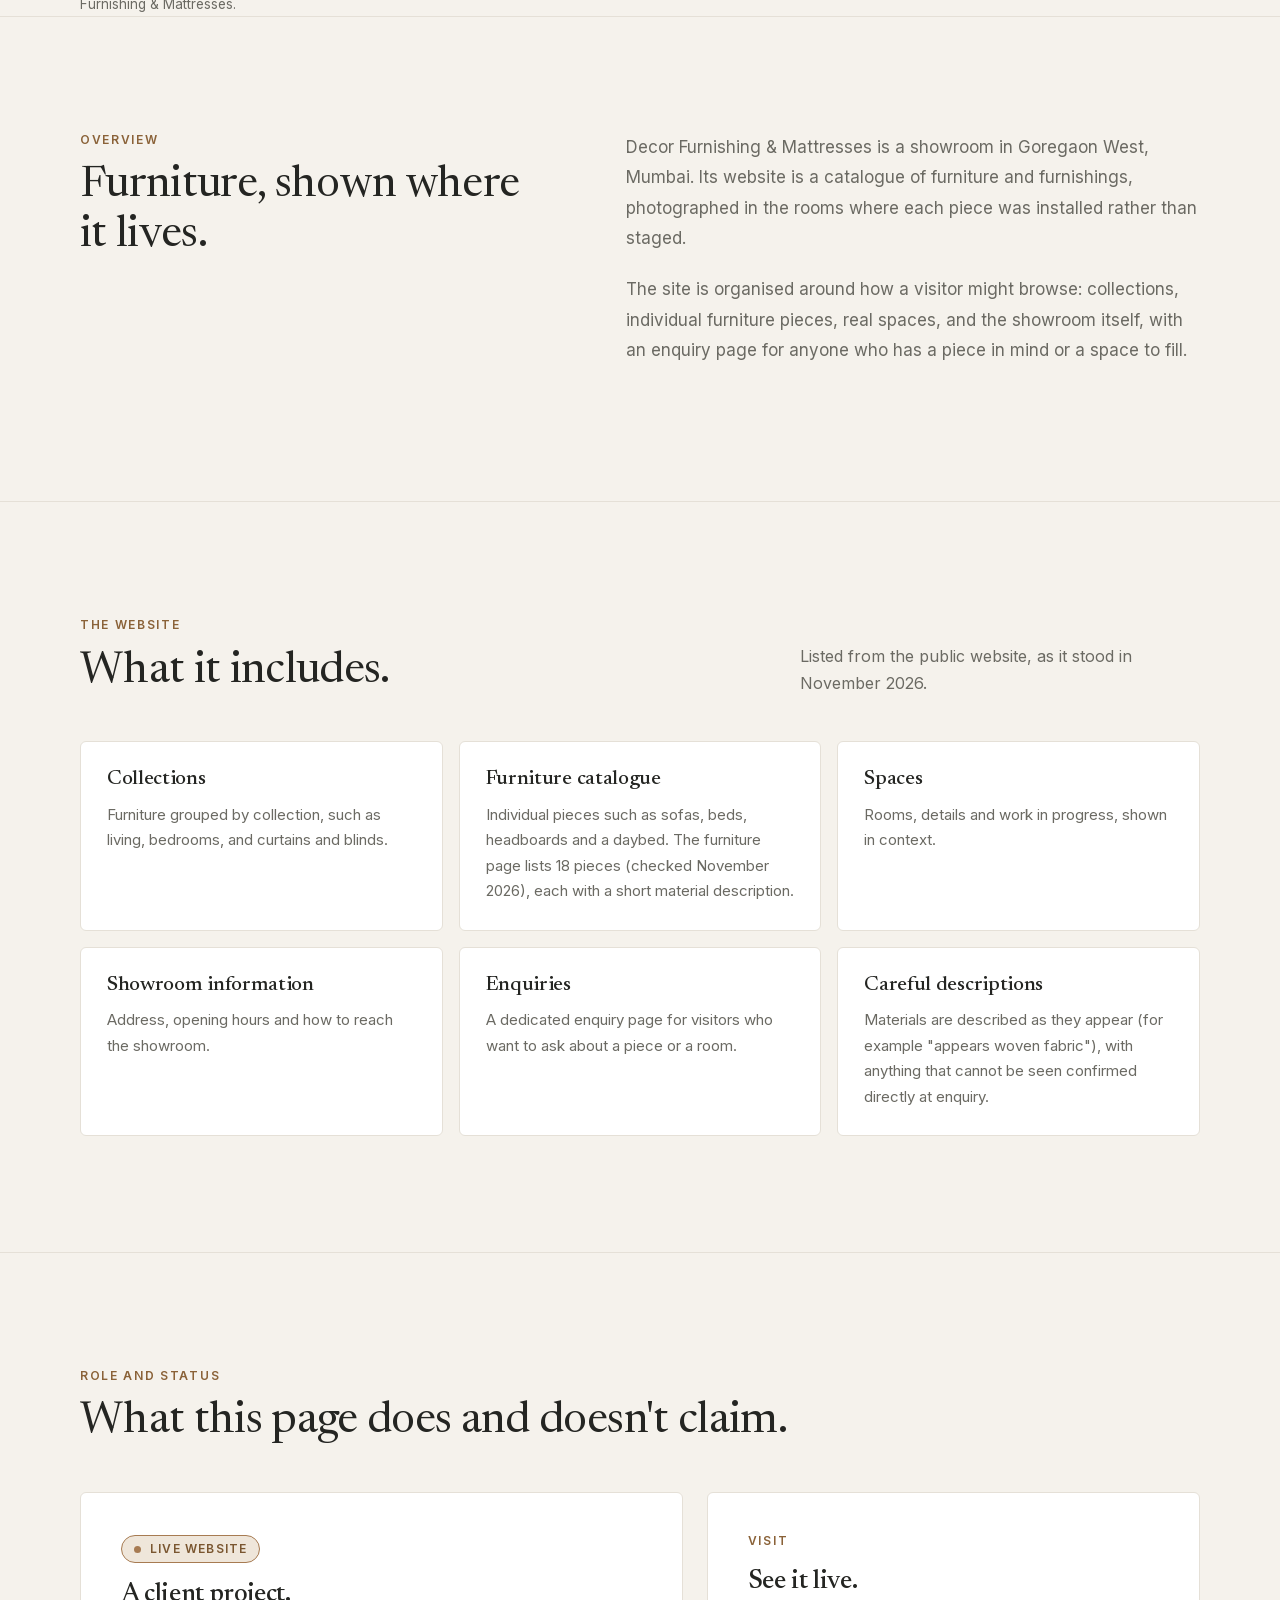
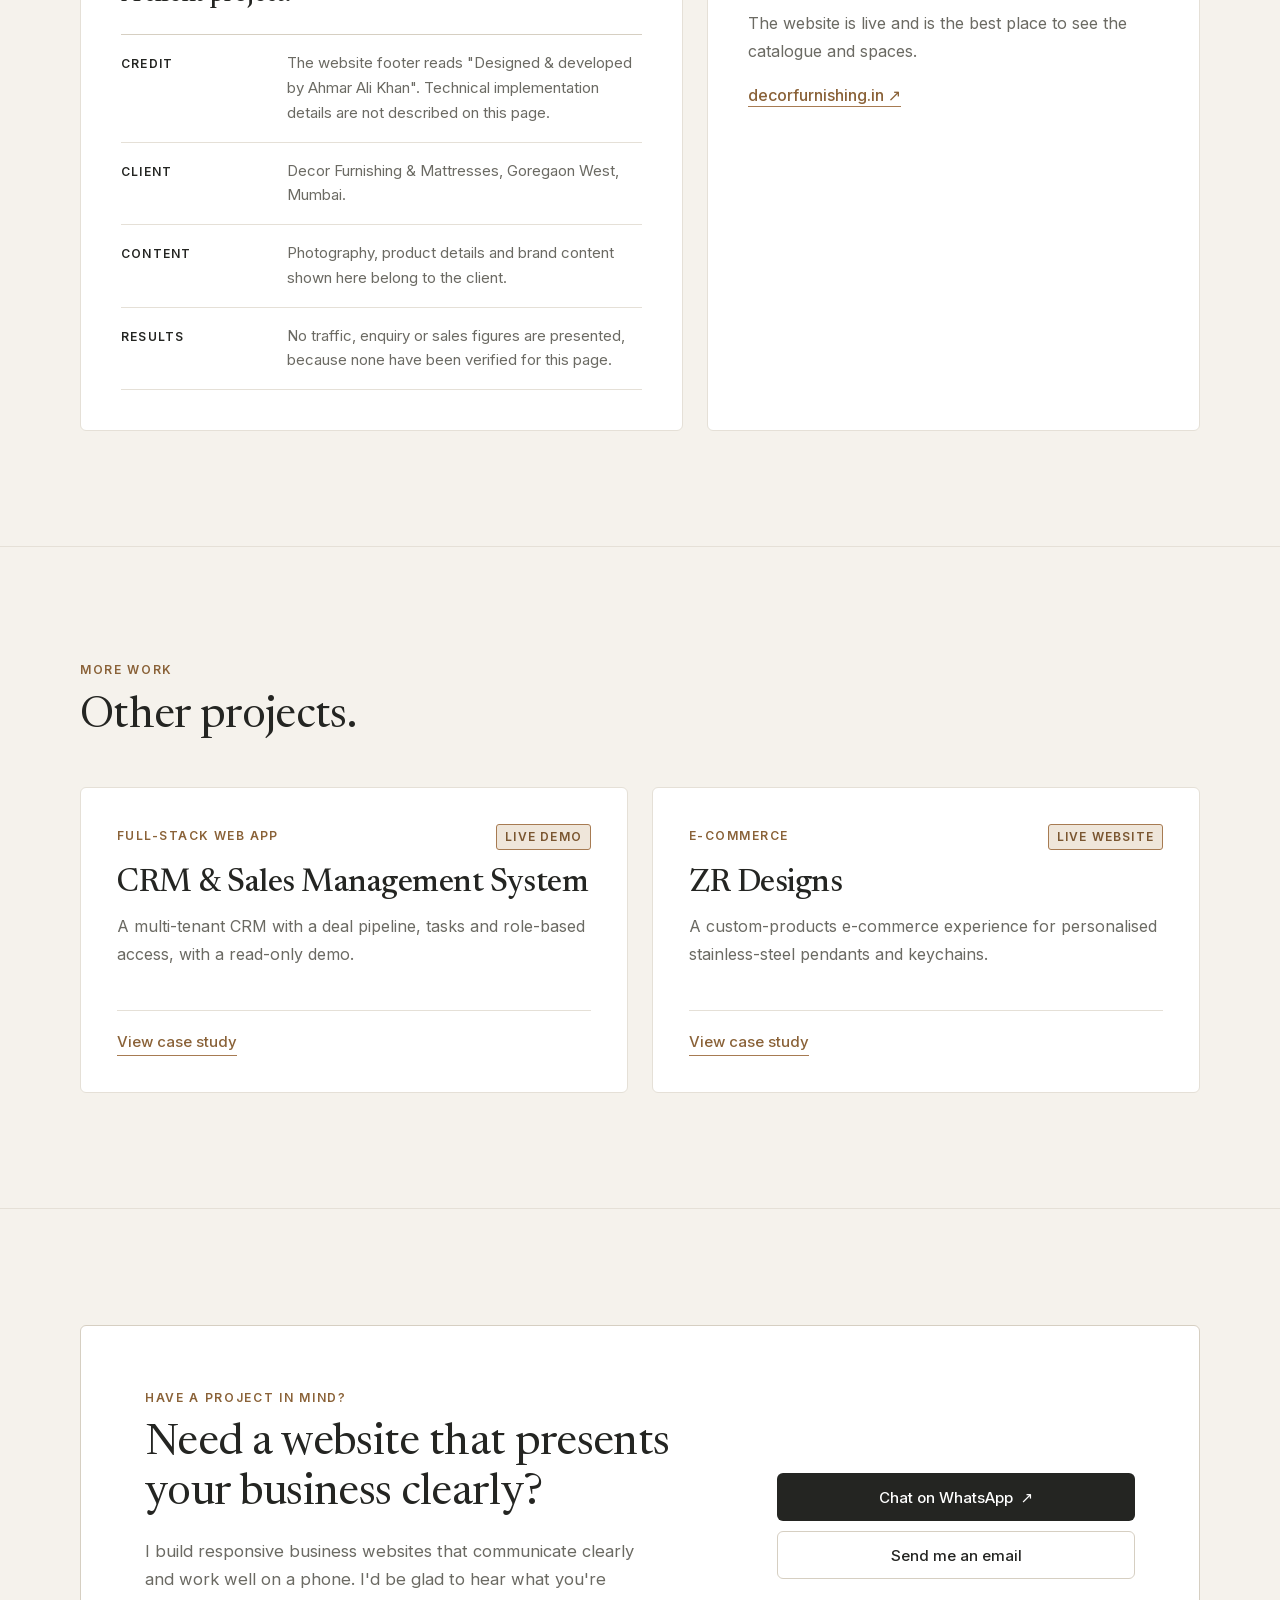
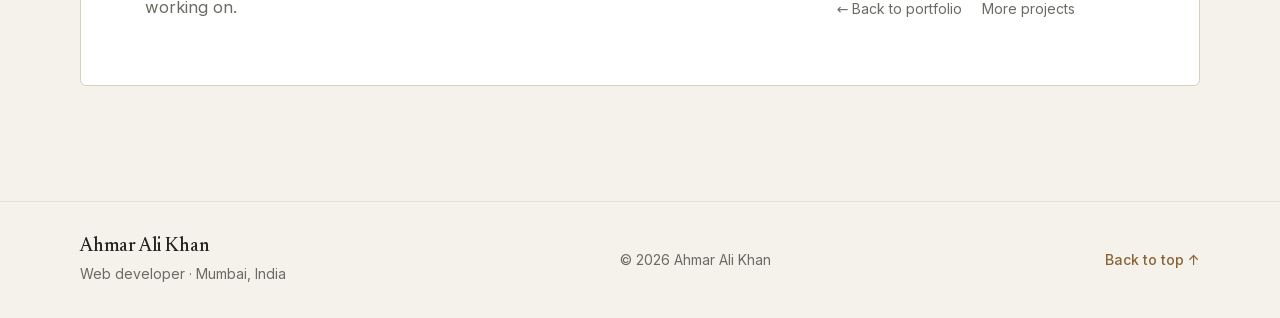
<file: decor-furnishing.html>
<!DOCTYPE html>
<html lang="en">
<head>
  <meta charset="UTF-8">
  <meta name="viewport" content="width=device-width, initial-scale=1.0">
  <meta name="theme-color" content="#F5F2EC">
  <title>Decor Furnishing — Website Case Study | Ahmar Ali Khan</title>
  <meta name="description" content="Case study: a showroom website for Decor Furnishing &amp; Mattresses in Goregaon West, Mumbai, presenting furniture and spaces photographed where they were installed.">
  <link rel="canonical" href="https://ahmarr.github.io/decor-furnishing.html">
  <link rel="icon" href="favicon.svg" type="image/svg+xml">
  <meta property="og:type" content="article">
  <meta property="og:site_name" content="Ahmar Ali Khan">
  <meta property="og:url" content="https://ahmarr.github.io/decor-furnishing.html">
  <meta property="og:title" content="Decor Furnishing — Website Case Study">
  <meta property="og:description" content="A showroom website presenting furniture and spaces photographed where they were installed, with showroom details and enquiries.">
  <meta property="og:image" content="https://ahmarr.github.io/assets/og/decor-og-1200x630.jpg">
  <meta property="og:image:width" content="1200">
  <meta property="og:image:height" content="630">
  <meta property="og:image:alt" content="The Decor Furnishing home page showing a hallway with sheer curtains, a brass chandelier and a patterned ceiling.">
  <meta name="twitter:card" content="summary_large_image">
  <meta name="twitter:title" content="Decor Furnishing — Website Case Study">
  <meta name="twitter:description" content="A showroom website presenting furniture and spaces photographed where they were installed.">
  <meta name="twitter:image" content="https://ahmarr.github.io/assets/og/decor-og-1200x630.jpg">
  <link rel="preload" href="assets/fonts/inter-latin-var.woff2" as="font" type="font/woff2" crossorigin>
  <link rel="preload" href="assets/fonts/newsreader-latin-400-500.woff2" as="font" type="font/woff2" crossorigin>
  <link rel="preload" as="image" href="assets/decor/decor-home-1440.webp" imagesrcset="assets/decor/decor-home-960.webp 960w, assets/decor/decor-home-1440.webp 1440w" imagesizes="(max-width: 760px) 100vw, 1120px">
  <link rel="stylesheet" href="assets/css/site.css">
</head>
<body>
  <a class="skip" href="#main">Skip to content</a>
  <header class="site-nav">
    <div class="wrap nav-inner">
      <a class="brand" href="index.html" aria-label="Ahmar Ali Khan — portfolio home">Ahmar Ali Khan</a>
      <button class="nav-toggle" type="button" aria-expanded="false" aria-controls="nav-links">Menu</button>
      <nav class="nav-links" id="nav-links" aria-label="Main">
        <a href="index.html#work">Work</a>
        <a href="index.html#about">About</a>
        <a href="index.html#experience">Experience</a>
        <a class="nav-cta" href="https://decorfurnishing.in" target="_blank" rel="noopener noreferrer">Visit live website <span aria-hidden="true">↗</span><span class="sr-only"> (opens in a new tab)</span></a>
      </nav>
    </div>
  </header>

  <main id="main">
    <header class="section first case-head" id="top">
      <div class="wrap">
        <div class="crumb reveal"><a href="index.html">Portfolio</a><span>/</span><a href="index.html#work">Work</a><span>/</span>Decor Furnishing</div>
        <div class="reveal">
          <div class="eyebrow">Case study · Business website</div>
          <h1>Decor Furnishing</h1>
          <p class="lede">A website for a furniture and mattress showroom in Goregaon West, Mumbai, presenting its catalogue of pieces and spaces, photographed where they were installed, with showroom details and a way to enquire.</p>
          <div class="hero-row">
            <div class="actions">
              <a class="btn btn-primary" href="https://decorfurnishing.in" target="_blank" rel="noopener noreferrer">Visit live website <span aria-hidden="true">↗</span><span class="sr-only"> (opens in a new tab)</span></a>
              <a class="btn btn-secondary" href="index.html#work">Back to portfolio</a>
            </div>
            <div class="live-pill"><span class="dot" aria-hidden="true"></span> Live website</div>
          </div>
        </div>

        <dl class="meta">
          <div><dt>Credit</dt><dd>Designed &amp; developed by Ahmar Ali Khan, per the site footer</dd></div>
          <div><dt>Type</dt><dd>Client project · business website</dd></div>
          <div><dt>Scope</dt><dd>Public website as it appears to visitors</dd></div>
          <div><dt>Website</dt><dd><a href="https://decorfurnishing.in" target="_blank" rel="noopener noreferrer">decorfurnishing.in<span class="sr-only"> (opens in a new tab)</span></a></dd></div>
        </dl>

        <figure class="hero-shot">
          <div class="frame">
            <div class="frame-bar" aria-hidden="true"><span>Home page · live website</span></div>
            <img src="assets/decor/decor-home-1440.webp" srcset="assets/decor/decor-home-960.webp 960w, assets/decor/decor-home-1440.webp 1440w" sizes="(max-width: 760px) 100vw, 1120px" width="1440" height="900" fetchpriority="high" decoding="async" alt="The Decor Furnishing home page: a photograph of a hallway with sheer curtains, a brass chandelier and a patterned timber ceiling behind the headline Furniture, room by room.">
          </div>
          <figcaption class="caption">Screenshot of the live website, captured in November 2026. Photography and brand content belong to Decor Furnishing &amp; Mattresses.</figcaption>
        </figure>
      </div>
    </header>

    <section class="section" id="overview" aria-labelledby="overview-title">
      <div class="wrap two-col">
        <div>
          <div class="eyebrow">Overview</div>
          <h2 id="overview-title">Furniture, shown where it lives.</h2>
        </div>
        <div class="prose">
          <p>Decor Furnishing &amp; Mattresses is a showroom in Goregaon West, Mumbai. Its website is a catalogue of furniture and furnishings, photographed in the rooms where each piece was installed rather than staged.</p>
          <p>The site is organised around how a visitor might browse: collections, individual furniture pieces, real spaces, and the showroom itself, with an enquiry page for anyone who has a piece in mind or a space to fill.</p>
        </div>
      </div>
    </section>

    <section class="section" id="website" aria-labelledby="website-title">
      <div class="wrap">
        <div class="section-head">
          <div><div class="eyebrow">The website</div><h2 id="website-title">What it includes.</h2></div>
          <p>Listed from the public website, as it stood in November 2026.</p>
        </div>
        <div class="cap-grid">
          <article class="cap"><h3>Collections</h3><p>Furniture grouped by collection, such as living, bedrooms, and curtains and blinds.</p></article>
          <article class="cap"><h3>Furniture catalogue</h3><p>Individual pieces such as sofas, beds, headboards and a daybed. The furniture page lists 18 pieces (checked November 2026), each with a short material description.</p></article>
          <article class="cap"><h3>Spaces</h3><p>Rooms, details and work in progress, shown in context.</p></article>
          <article class="cap"><h3>Showroom information</h3><p>Address, opening hours and how to reach the showroom.</p></article>
          <article class="cap"><h3>Enquiries</h3><p>A dedicated enquiry page for visitors who want to ask about a piece or a room.</p></article>
          <article class="cap"><h3>Careful descriptions</h3><p>Materials are described as they appear (for example "appears woven fabric"), with anything that cannot be seen confirmed directly at enquiry.</p></article>
        </div>
      </div>
    </section>

    <section class="section" id="status" aria-labelledby="status-title">
      <div class="wrap">
        <div class="section-head">
          <div><div class="eyebrow">Role and status</div><h2 id="status-title">What this page does and doesn't claim.</h2></div>
        </div>
        <div class="status-grid">
          <div class="panel">
            <div class="live-pill"><span class="dot" aria-hidden="true"></span> Live website</div>
            <h3>A client project.</h3>
            <ul class="facts">
              <li><b>Credit</b>The website footer reads "Designed &amp; developed by Ahmar Ali Khan". Technical implementation details are not described on this page.</li>
              <li><b>Client</b>Decor Furnishing &amp; Mattresses, Goregaon West, Mumbai.</li>
              <li><b>Content</b>Photography, product details and brand content shown here belong to the client.</li>
              <li><b>Results</b>No traffic, enquiry or sales figures are presented, because none have been verified for this page.</li>
            </ul>
          </div>
          <div class="panel">
            <div class="eyebrow">Visit</div>
            <h3>See it live.</h3>
            <p>The website is live and is the best place to see the catalogue and spaces.</p>
            <p><a class="link" href="https://decorfurnishing.in" target="_blank" rel="noopener noreferrer">decorfurnishing.in<span class="sr-only"> (opens in a new tab)</span> ↗</a></p>
          </div>
        </div>
      </div>
    </section>

    <section class="section" id="more-work" aria-labelledby="more-title">
      <div class="wrap">
        <div class="section-head">
          <div><div class="eyebrow">More work</div><h2 id="more-title">Other projects.</h2></div>
        </div>
        <div class="work-pair">
          <article class="work-card"><div class="work-body"><div class="work-top"><span class="work-kind">Full-stack web app</span><span class="badge live">Live demo</span></div><h3>CRM &amp; Sales Management System</h3><p>A multi-tenant CRM with a deal pipeline, tasks and role-based access, with a read-only demo.</p><div class="work-links"><a class="link" href="crm-sales-system.html" aria-label="View case study: CRM &amp; Sales Management System">View case study</a></div></div></article>
          <article class="work-card"><div class="work-body"><div class="work-top"><span class="work-kind">E-commerce</span><span class="badge live">Live website</span></div><h3>ZR Designs</h3><p>A custom-products e-commerce experience for personalised stainless-steel pendants and keychains.</p><div class="work-links"><a class="link" href="zr-designs.html" aria-label="View case study: ZR Designs">View case study</a></div></div></article>
        </div>
      </div>
    </section>

    <section class="section" id="contact" aria-labelledby="contact-title">
      <div class="wrap">
        <div class="contact-panel">
          <div>
            <div class="eyebrow">Have a project in mind?</div>
            <h2 id="contact-title">Need a website that presents your business clearly?</h2>
            <p>I build responsive business websites that communicate clearly and work well on a phone. I'd be glad to hear what you're working on.</p>
          </div>
          <div class="contact-actions">
            <a class="btn btn-primary" href="https://wa.me/918299823611" target="_blank" rel="noopener noreferrer">Chat on WhatsApp <span aria-hidden="true">↗</span><span class="sr-only"> (opens in a new tab)</span></a>
            <a class="btn btn-secondary" href="mailto:khanahmarr@gmail.com">Send me an email</a>
            <div class="contact-links"><a href="index.html">← Back to portfolio</a><a href="index.html#work">More projects</a></div>
          </div>
        </div>
      </div>
    </section>
  </main>

  <footer>
    <div class="wrap footer-inner">
      <div><a class="brand" href="index.html">Ahmar Ali Khan</a><div class="footer-copy">Web developer · Mumbai, India</div></div>
      <div>© <span id="year">2026</span> Ahmar Ali Khan</div>
      <a class="back-top" href="#top">Back to top ↑</a>
    </div>
  </footer>
  <script src="assets/js/site.js" defer></script>
</body>
</html>
</file>
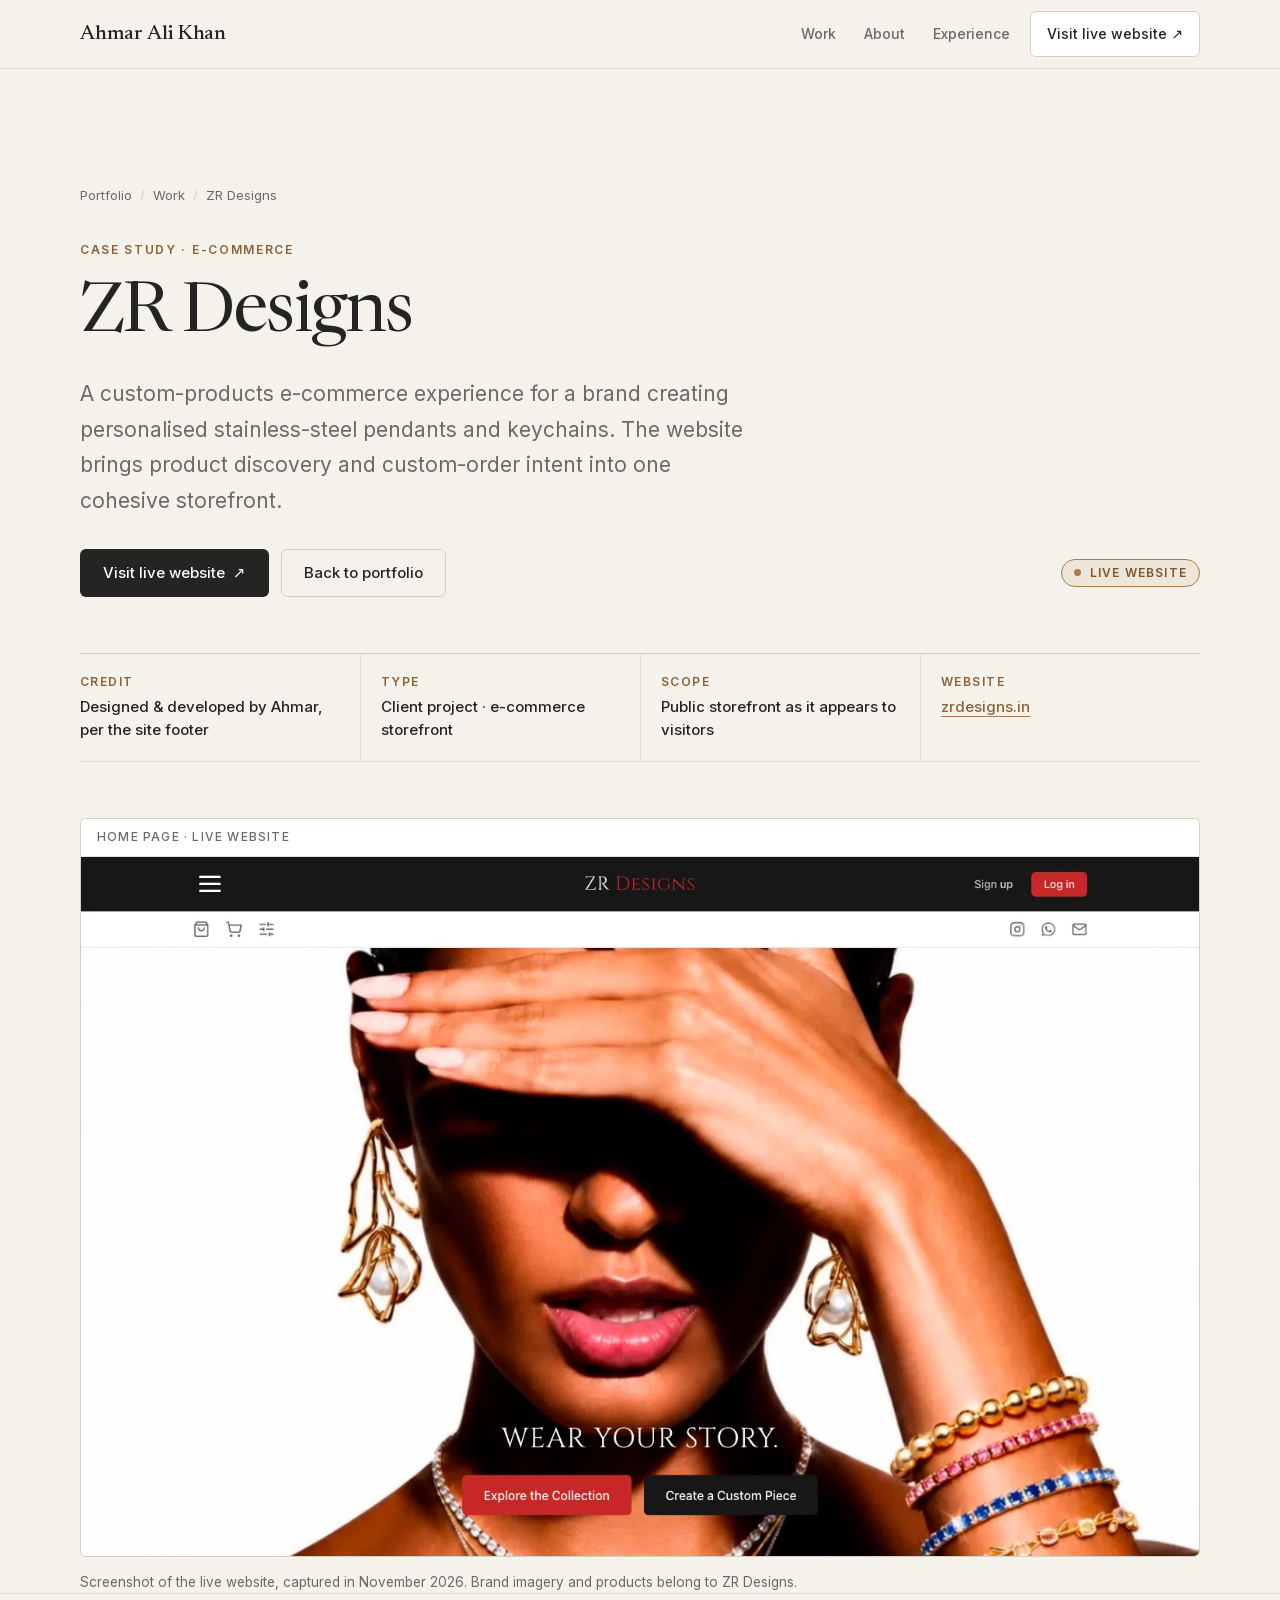
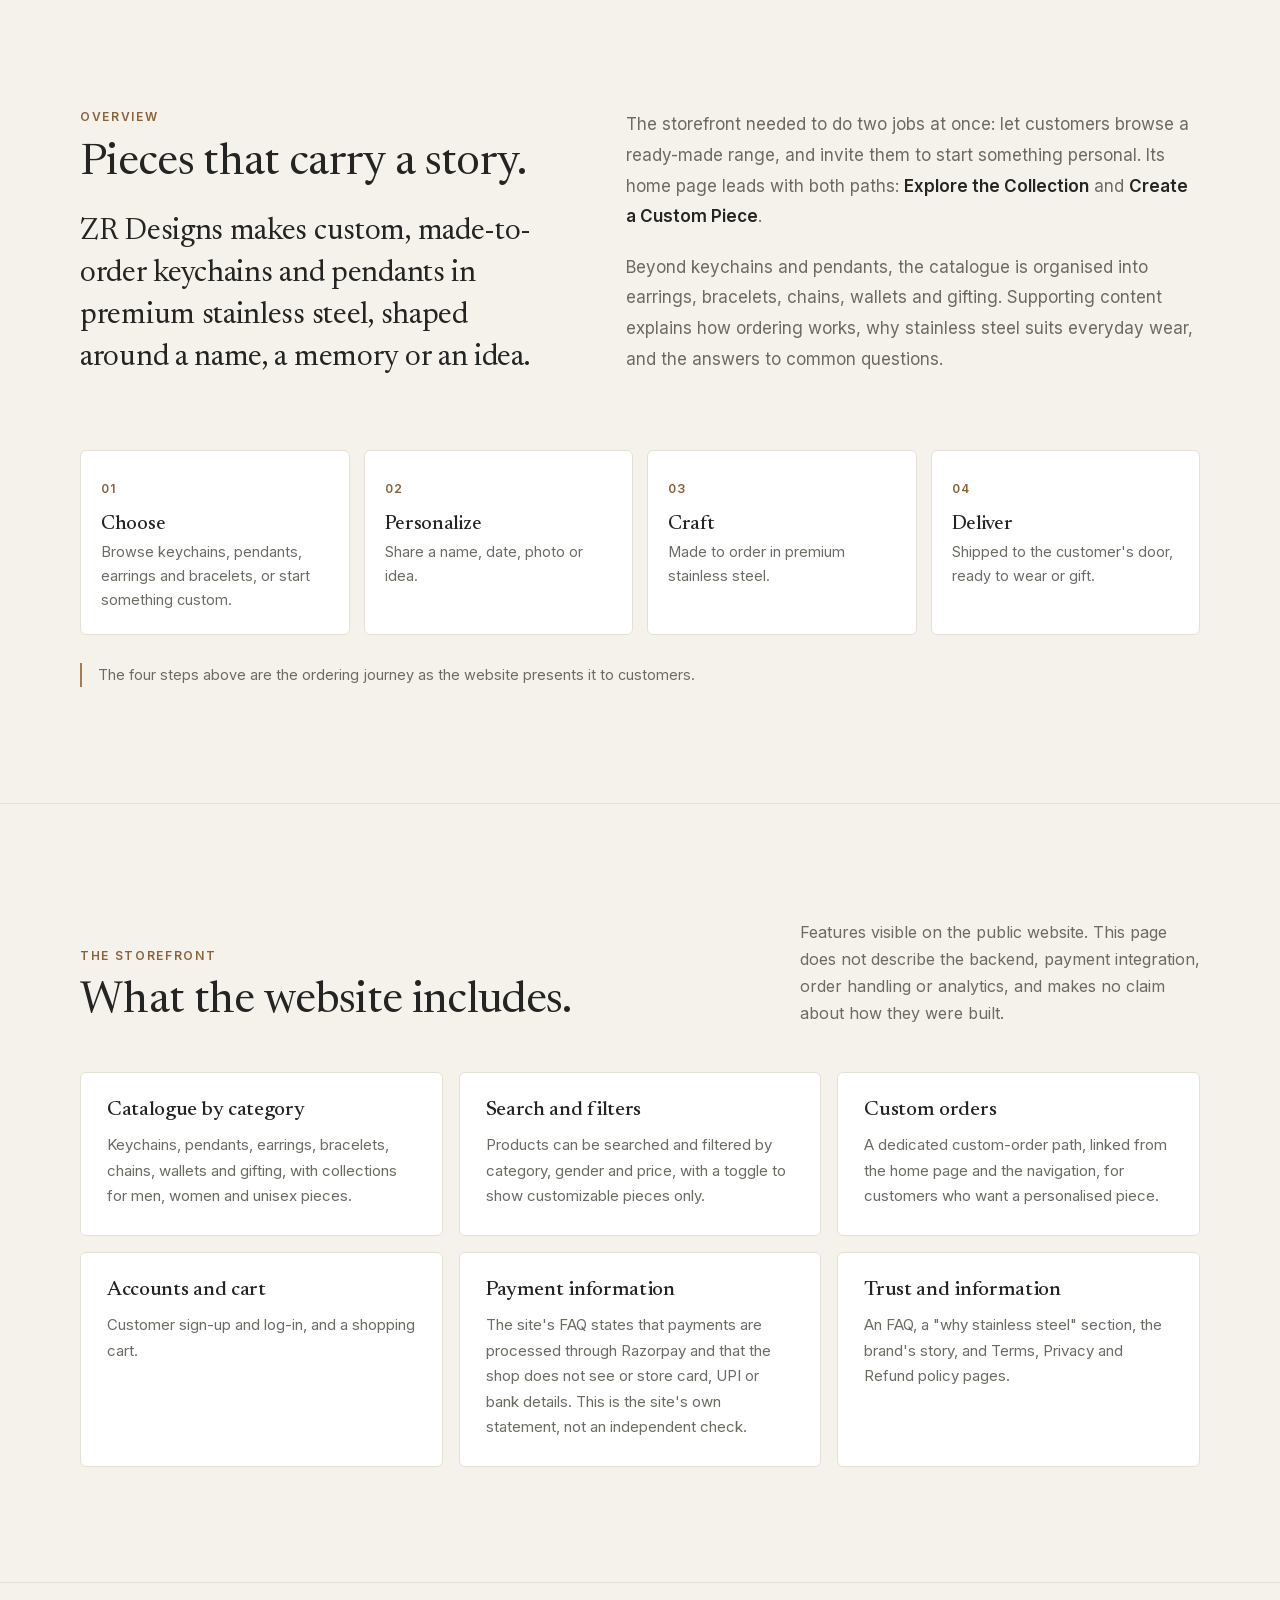
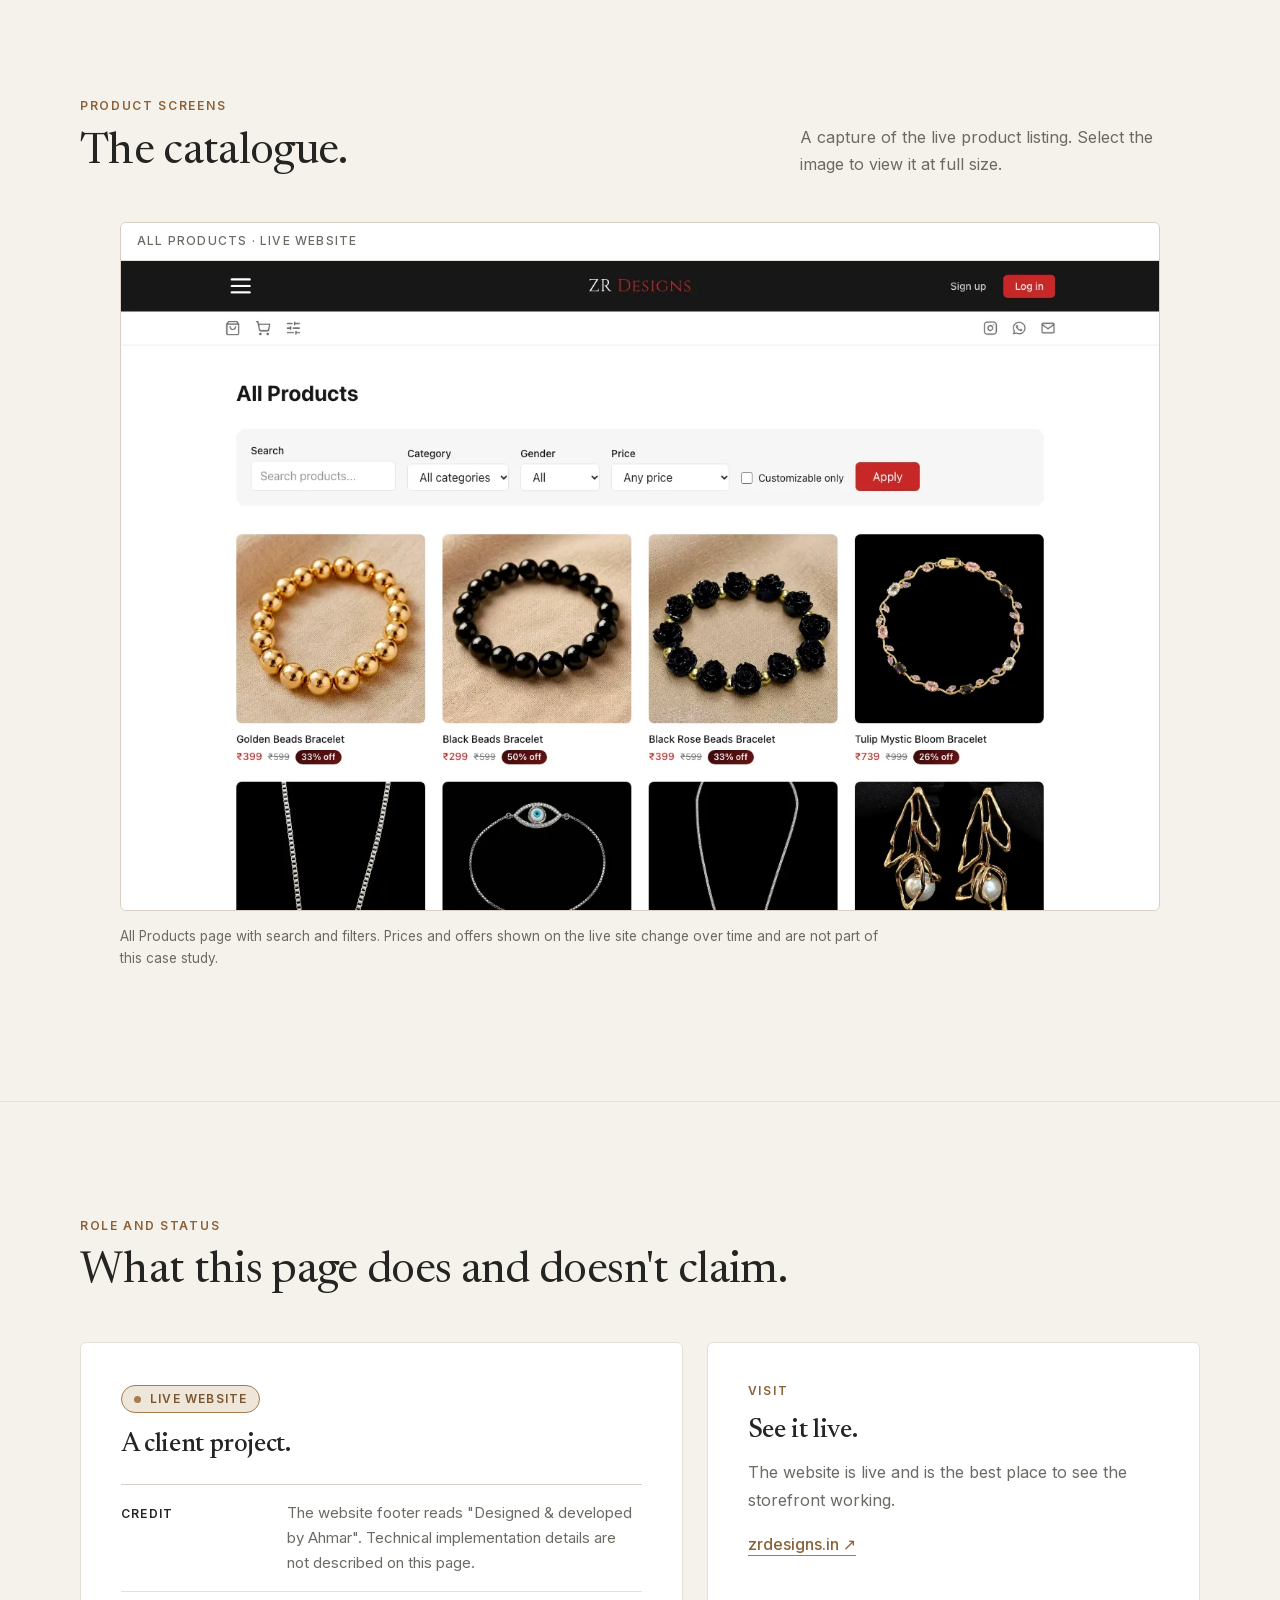
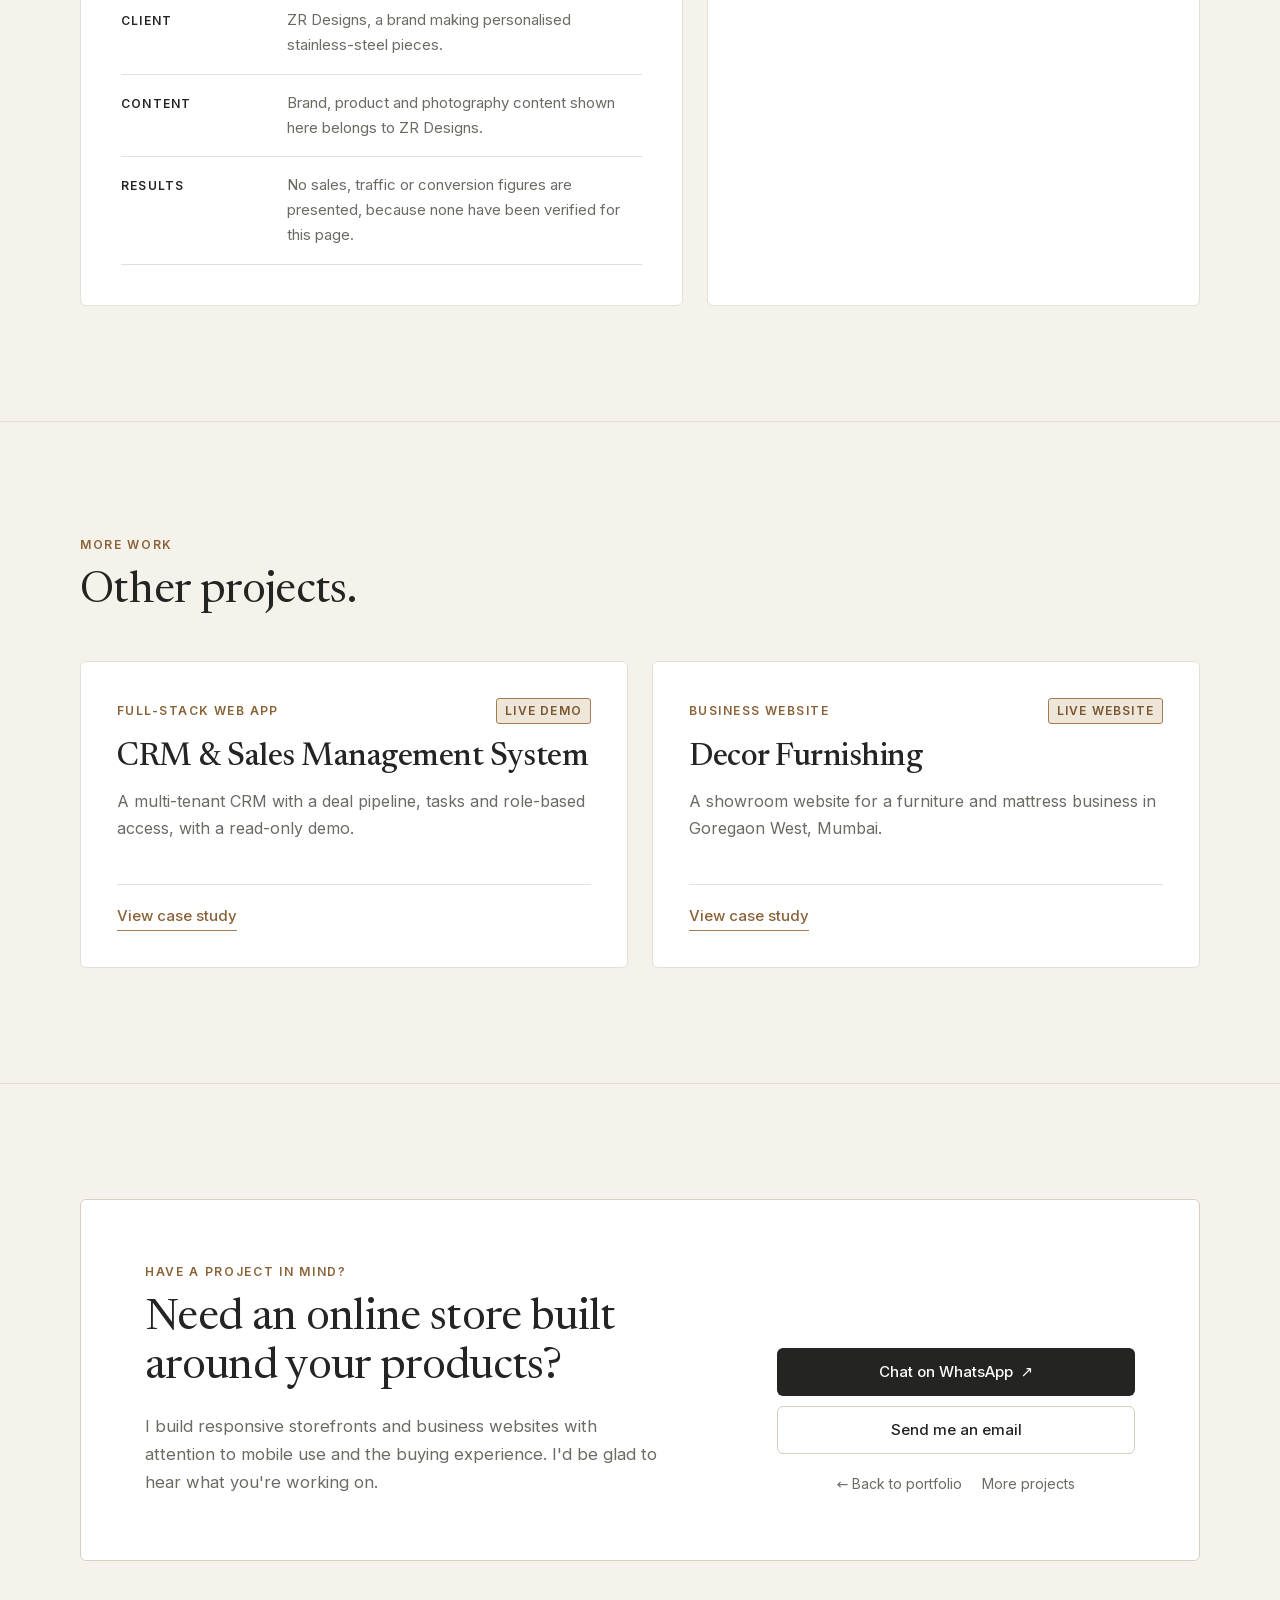
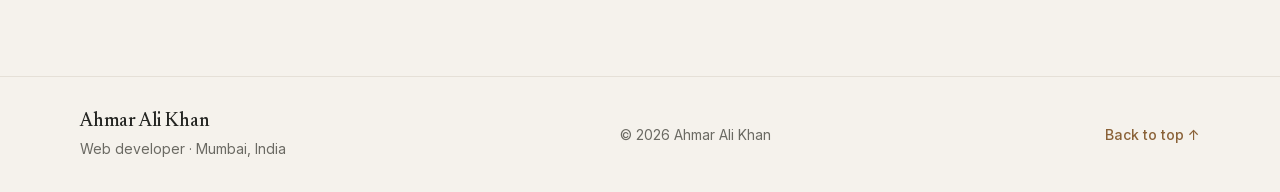
<file: zr-designs.html>
<!DOCTYPE html>
<html lang="en">
<head>
  <meta charset="UTF-8">
  <meta name="viewport" content="width=device-width, initial-scale=1.0">
  <meta name="theme-color" content="#F5F2EC">
  <title>ZR Designs — E-commerce Case Study | Ahmar Ali Khan</title>
  <meta name="description" content="Case study: ZR Designs, an e-commerce storefront for personalised stainless-steel pendants and keychains, with a browsable catalogue and a custom-order path.">
  <link rel="canonical" href="https://ahmarr.github.io/zr-designs.html">
  <link rel="icon" href="favicon.svg" type="image/svg+xml">
  <meta property="og:type" content="article">
  <meta property="og:site_name" content="Ahmar Ali Khan">
  <meta property="og:url" content="https://ahmarr.github.io/zr-designs.html">
  <meta property="og:title" content="ZR Designs — E-commerce Case Study">
  <meta property="og:description" content="An e-commerce storefront for personalised stainless-steel pendants and keychains, with a browsable catalogue and a custom-order path.">
  <meta property="og:image" content="https://ahmarr.github.io/assets/og/zr-og-1200x630.jpg">
  <meta property="og:image:width" content="1200">
  <meta property="og:image:height" content="630">
  <meta property="og:image:alt" content="The ZR Designs home page with the headline Wear your story.">
  <meta name="twitter:card" content="summary_large_image">
  <meta name="twitter:title" content="ZR Designs — E-commerce Case Study">
  <meta name="twitter:description" content="An e-commerce storefront for personalised stainless-steel pendants and keychains.">
  <meta name="twitter:image" content="https://ahmarr.github.io/assets/og/zr-og-1200x630.jpg">
  <link rel="preload" href="assets/fonts/inter-latin-var.woff2" as="font" type="font/woff2" crossorigin>
  <link rel="preload" href="assets/fonts/newsreader-latin-400-500.woff2" as="font" type="font/woff2" crossorigin>
  <link rel="preload" as="image" href="assets/zr/zr-home-1440.webp" imagesrcset="assets/zr/zr-home-960.webp 960w, assets/zr/zr-home-1440.webp 1440w" imagesizes="(max-width: 760px) 100vw, 1120px">
  <link rel="stylesheet" href="assets/css/site.css">
</head>
<body>
  <a class="skip" href="#main">Skip to content</a>
  <header class="site-nav">
    <div class="wrap nav-inner">
      <a class="brand" href="index.html" aria-label="Ahmar Ali Khan — portfolio home">Ahmar Ali Khan</a>
      <button class="nav-toggle" type="button" aria-expanded="false" aria-controls="nav-links">Menu</button>
      <nav class="nav-links" id="nav-links" aria-label="Main">
        <a href="index.html#work">Work</a>
        <a href="index.html#about">About</a>
        <a href="index.html#experience">Experience</a>
        <a class="nav-cta" href="https://zrdesigns.in/" target="_blank" rel="noopener noreferrer">Visit live website <span aria-hidden="true">↗</span><span class="sr-only"> (opens in a new tab)</span></a>
      </nav>
    </div>
  </header>

  <main id="main">
    <header class="section first case-head" id="top">
      <div class="wrap">
        <div class="crumb reveal"><a href="index.html">Portfolio</a><span>/</span><a href="index.html#work">Work</a><span>/</span>ZR Designs</div>
        <div class="reveal">
          <div class="eyebrow">Case study · E-commerce</div>
          <h1>ZR Designs</h1>
          <p class="lede">A custom-products e-commerce experience for a brand creating personalised stainless-steel pendants and keychains. The website brings product discovery and custom-order intent into one cohesive storefront.</p>
          <div class="hero-row">
            <div class="actions">
              <a class="btn btn-primary" href="https://zrdesigns.in/" target="_blank" rel="noopener noreferrer">Visit live website <span aria-hidden="true">↗</span><span class="sr-only"> (opens in a new tab)</span></a>
              <a class="btn btn-secondary" href="index.html#work">Back to portfolio</a>
            </div>
            <div class="live-pill"><span class="dot" aria-hidden="true"></span> Live website</div>
          </div>
        </div>

        <dl class="meta">
          <div><dt>Credit</dt><dd>Designed &amp; developed by Ahmar, per the site footer</dd></div>
          <div><dt>Type</dt><dd>Client project · e-commerce storefront</dd></div>
          <div><dt>Scope</dt><dd>Public storefront as it appears to visitors</dd></div>
          <div><dt>Website</dt><dd><a href="https://zrdesigns.in/" target="_blank" rel="noopener noreferrer">zrdesigns.in<span class="sr-only"> (opens in a new tab)</span></a></dd></div>
        </dl>

        <figure class="hero-shot">
          <div class="frame">
            <div class="frame-bar" aria-hidden="true"><span>Home page · live website</span></div>
            <img src="assets/zr/zr-home-1440.webp" srcset="assets/zr/zr-home-960.webp 960w, assets/zr/zr-home-1440.webp 1440w" sizes="(max-width: 760px) 100vw, 1120px" width="1440" height="900" fetchpriority="high" decoding="async" alt="The ZR Designs home page: a full-width photograph of a hand over a face wearing gold earrings and stacked bracelets, the headline Wear your story, and two buttons, Explore the Collection and Create a Custom Piece.">
          </div>
          <figcaption class="caption">Screenshot of the live website, captured in November 2026. Brand imagery and products belong to ZR Designs.</figcaption>
        </figure>
      </div>
    </header>

    <section class="section" id="overview" aria-labelledby="overview-title">
      <div class="wrap">
        <div class="two-col">
          <div>
            <div class="eyebrow">Overview</div>
            <h2 id="overview-title">Pieces that carry a story.</h2>
            <p class="lead-text">ZR Designs makes custom, made-to-order keychains and pendants in premium stainless steel, shaped around a name, a memory or an idea.</p>
          </div>
          <div class="prose">
            <p>The storefront needed to do two jobs at once: let customers browse a ready-made range, and invite them to start something personal. Its home page leads with both paths: <strong>Explore the Collection</strong> and <strong>Create a Custom Piece</strong>.</p>
            <p>Beyond keychains and pendants, the catalogue is organised into earrings, bracelets, chains, wallets and gifting. Supporting content explains how ordering works, why stainless steel suits everyday wear, and the answers to common questions.</p>
          </div>
        </div>
        <ol class="flow four">
          <li><h3>Choose</h3><p>Browse keychains, pendants, earrings and bracelets, or start something custom.</p></li>
          <li><h3>Personalize</h3><p>Share a name, date, photo or idea.</p></li>
          <li><h3>Craft</h3><p>Made to order in premium stainless steel.</p></li>
          <li><h3>Deliver</h3><p>Shipped to the customer's door, ready to wear or gift.</p></li>
        </ol>
        <p class="notice">The four steps above are the ordering journey as the website presents it to customers.</p>
      </div>
    </section>

    <section class="section" id="storefront" aria-labelledby="storefront-title">
      <div class="wrap">
        <div class="section-head">
          <div><div class="eyebrow">The storefront</div><h2 id="storefront-title">What the website includes.</h2></div>
          <p>Features visible on the public website. This page does not describe the backend, payment integration, order handling or analytics, and makes no claim about how they were built.</p>
        </div>
        <div class="cap-grid">
          <article class="cap"><h3>Catalogue by category</h3><p>Keychains, pendants, earrings, bracelets, chains, wallets and gifting, with collections for men, women and unisex pieces.</p></article>
          <article class="cap"><h3>Search and filters</h3><p>Products can be searched and filtered by category, gender and price, with a toggle to show customizable pieces only.</p></article>
          <article class="cap"><h3>Custom orders</h3><p>A dedicated custom-order path, linked from the home page and the navigation, for customers who want a personalised piece.</p></article>
          <article class="cap"><h3>Accounts and cart</h3><p>Customer sign-up and log-in, and a shopping cart.</p></article>
          <article class="cap"><h3>Payment information</h3><p>The site's FAQ states that payments are processed through Razorpay and that the shop does not see or store card, UPI or bank details. This is the site's own statement, not an independent check.</p></article>
          <article class="cap"><h3>Trust and information</h3><p>An FAQ, a "why stainless steel" section, the brand's story, and Terms, Privacy and Refund policy pages.</p></article>
        </div>
      </div>
    </section>

    <section class="section" id="screens" aria-labelledby="screens-title">
      <div class="wrap">
        <div class="section-head">
          <div><div class="eyebrow">Product screens</div><h2 id="screens-title">The catalogue.</h2></div>
          <p>A capture of the live product listing. Select the image to view it at full size.</p>
        </div>
        <figure>
          <div class="frame">
            <div class="frame-bar" aria-hidden="true"><span>All products · live website</span></div>
            <a href="assets/zr/zr-products-1440.webp" data-lightbox data-caption="All products page, live website">
              <img src="assets/zr/zr-products-1440.webp" srcset="assets/zr/zr-products-960.webp 960w, assets/zr/zr-products-1440.webp 1440w" sizes="(max-width: 760px) 100vw, 1120px" width="1440" height="900" loading="lazy" decoding="async" alt="The All Products page with search, category, gender and price filters, a Customizable only checkbox, and a grid of bracelet product photographs with names and prices.">
            </a>
          </div>
          <figcaption class="caption">All Products page with search and filters. Prices and offers shown on the live site change over time and are not part of this case study.</figcaption>
        </figure>
      </div>
    </section>

    <section class="section" id="status" aria-labelledby="status-title">
      <div class="wrap">
        <div class="section-head">
          <div><div class="eyebrow">Role and status</div><h2 id="status-title">What this page does and doesn't claim.</h2></div>
        </div>
        <div class="status-grid">
          <div class="panel">
            <div class="live-pill"><span class="dot" aria-hidden="true"></span> Live website</div>
            <h3>A client project.</h3>
            <ul class="facts">
              <li><b>Credit</b>The website footer reads "Designed &amp; developed by Ahmar". Technical implementation details are not described on this page.</li>
              <li><b>Client</b>ZR Designs, a brand making personalised stainless-steel pieces.</li>
              <li><b>Content</b>Brand, product and photography content shown here belongs to ZR Designs.</li>
              <li><b>Results</b>No sales, traffic or conversion figures are presented, because none have been verified for this page.</li>
            </ul>
          </div>
          <div class="panel">
            <div class="eyebrow">Visit</div>
            <h3>See it live.</h3>
            <p>The website is live and is the best place to see the storefront working.</p>
            <p><a class="link" href="https://zrdesigns.in/" target="_blank" rel="noopener noreferrer">zrdesigns.in<span class="sr-only"> (opens in a new tab)</span> ↗</a></p>
          </div>
        </div>
      </div>
    </section>

    <section class="section" id="more-work" aria-labelledby="more-title">
      <div class="wrap">
        <div class="section-head">
          <div><div class="eyebrow">More work</div><h2 id="more-title">Other projects.</h2></div>
        </div>
        <div class="work-pair">
          <article class="work-card"><div class="work-body"><div class="work-top"><span class="work-kind">Full-stack web app</span><span class="badge live">Live demo</span></div><h3>CRM &amp; Sales Management System</h3><p>A multi-tenant CRM with a deal pipeline, tasks and role-based access, with a read-only demo.</p><div class="work-links"><a class="link" href="crm-sales-system.html" aria-label="View case study: CRM &amp; Sales Management System">View case study</a></div></div></article>
          <article class="work-card"><div class="work-body"><div class="work-top"><span class="work-kind">Business website</span><span class="badge live">Live website</span></div><h3>Decor Furnishing</h3><p>A showroom website for a furniture and mattress business in Goregaon West, Mumbai.</p><div class="work-links"><a class="link" href="decor-furnishing.html" aria-label="View case study: Decor Furnishing">View case study</a></div></div></article>
        </div>
      </div>
    </section>

    <section class="section" id="contact" aria-labelledby="contact-title">
      <div class="wrap">
        <div class="contact-panel">
          <div>
            <div class="eyebrow">Have a project in mind?</div>
            <h2 id="contact-title">Need an online store built around your products?</h2>
            <p>I build responsive storefronts and business websites with attention to mobile use and the buying experience. I'd be glad to hear what you're working on.</p>
          </div>
          <div class="contact-actions">
            <a class="btn btn-primary" href="https://wa.me/918299823611" target="_blank" rel="noopener noreferrer">Chat on WhatsApp <span aria-hidden="true">↗</span><span class="sr-only"> (opens in a new tab)</span></a>
            <a class="btn btn-secondary" href="mailto:khanahmarr@gmail.com">Send me an email</a>
            <div class="contact-links"><a href="index.html">← Back to portfolio</a><a href="index.html#work">More projects</a></div>
          </div>
        </div>
      </div>
    </section>
  </main>

  <footer>
    <div class="wrap footer-inner">
      <div><a class="brand" href="index.html">Ahmar Ali Khan</a><div class="footer-copy">Web developer · Mumbai, India</div></div>
      <div>© <span id="year">2026</span> Ahmar Ali Khan</div>
      <a class="back-top" href="#top">Back to top ↑</a>
    </div>
  </footer>

  <dialog class="lightbox" id="lightbox" aria-label="Screenshot viewer">
    <div class="lb-bar"><span id="lb-caption"></span><button class="lb-close" type="button" id="lb-close">Close ✕</button></div>
  </dialog>
  <script src="assets/js/site.js" defer></script>
</body>
</html>
</file>
<file: assets/tape/tape.css>
/* The Tape: portfolio homepage styles (built from v2/concepts/concepts.css + tape-2.css). */
/* Shared base for the two signature-object concept explorations.
   Reuses V2 tokens and self-hosted fonts; nothing here ships to production. */
@font-face { font-family: "Bricolage"; font-weight: 500 800; font-stretch: 75% 100%; font-display: swap; src: url("fonts/bricolage-grotesque-latin.woff2") format("woff2"); }
@font-face { font-family: "Inter"; font-weight: 100 900; font-display: swap; src: url("fonts/inter-latin-var.woff2") format("woff2"); }
@font-face { font-family: "Inter Fallback"; src: local("Arial"); size-adjust: 107.12%; ascent-override: 90.49%; descent-override: 22.56%; line-gap-override: 0%; }
@font-face { font-family: "Permanent Marker"; font-display: swap; src: url("fonts/permanent-marker-latin.woff2") format("woff2"); }

:root {
  --yellow: #FFD400; --black: #111111; --white: #FFFFFF; --paper: #FAF8F1;
  --cobalt: #2B3FE0; --coral: #FF5436; --mint: #2FD38A; --pink: #FF9AD0; --grey: #5B5B55;
  --pencil: #6E6E66;
  --display: "Bricolage", "Arial Narrow", Arial, sans-serif;
  --text: "Inter", "Inter Fallback", system-ui, sans-serif;
  --marker: "Permanent Marker", "Comic Sans MS", cursive;
  --mono: ui-monospace, "SF Mono", Menlo, Consolas, monospace;
  --rule: 2px solid var(--black);
  --gutter: clamp(16px, 4vw, 40px);
}
* { box-sizing: border-box; }
html { -webkit-text-size-adjust: 100%; }
body { margin: 0; background: var(--paper); color: var(--black); font: 400 16px/1.6 var(--text); -webkit-font-smoothing: antialiased; overflow-x: hidden; }
img { display: block; max-width: 100%; }
a { color: var(--cobalt); text-underline-offset: 3px; text-decoration-thickness: 2px; }
a:hover { background: var(--yellow); color: var(--black); }
button { font: inherit; color: inherit; }
:focus-visible { outline: 3px solid var(--cobalt); outline-offset: 3px; }
.sr-only { position: absolute; width: 1px; height: 1px; margin: -1px; overflow: hidden; clip: rect(0 0 0 0); white-space: nowrap; }

/* Concept strip: tells the reviewer what they are looking at */
.strip { background: var(--black); color: var(--white); font: 600 12px/1.4 var(--text); letter-spacing: .08em; text-transform: uppercase; }
.strip .in { display: flex; gap: 16px; justify-content: space-between; flex-wrap: wrap; padding: 10px var(--gutter); }
.strip a { color: var(--yellow); }
.strip a:hover { background: var(--yellow); color: var(--black); }

.hand { font-family: var(--marker); font-weight: 400; letter-spacing: 0; text-transform: none; }

/* Status chips shared by both concepts: same three states everywhere */
.status { display: inline-block; font: 700 11px/1 var(--text); letter-spacing: .1em; text-transform: uppercase; padding: 6px 8px; border: 2px solid var(--black); }
.status.done { background: var(--black); color: var(--white); }
.status.wip  { background: var(--mint); color: var(--black); }
.status.exp  { background: var(--pink); color: var(--black); }
.status.todo { background: transparent; color: var(--black); border-style: dashed; }

@media (prefers-reduced-motion: reduce) {
  *, *::before, *::after { animation-duration: .01ms !important; animation-iteration-count: 1 !important; transition-duration: .01ms !important; }
}

/* The Tape, revision 2. The page itself is the tape: a vertical blade runs the full length,
   pulled out of a case that rides the reading line as you scroll. */
:root {
  --g: clamp(14px, 3vw, 40px);       /* outer gutter */
  --bw: 58px;                        /* blade width */
  --gap: clamp(28px, 4vw, 64px);     /* blade to content */
  --cw: 116px;                       /* case width */
  --graphite: #3D3D39;
  --mat: #161615;
}
@media (max-width: 760px) { :root { --bw: 26px; --gap: 16px; --cw: 54px; --g: 12px; } }

body { background: var(--paper); }
.skip { position: absolute; left: 12px; top: -80px; background: var(--black); color: var(--white); padding: 10px 16px; z-index: 50; }
.skip:focus { top: 12px; }

/* ---------- The tape layer ---------- */
.tape { position: absolute; left: var(--g); top: 0; width: var(--bw); z-index: 5; pointer-events: none; }
.blade { position: absolute; left: 0; top: 0; width: 100%; border-left: 2px solid var(--black); border-right: 2px solid var(--black);
  background:
    repeating-linear-gradient(to bottom, var(--black) 0 2px, transparent 2px 100px) left top / 46% 100% no-repeat,
    repeating-linear-gradient(to bottom, var(--black) 0 1.5px, transparent 1.5px 50px) left top / 32% 100% no-repeat,
    repeating-linear-gradient(to bottom, var(--black) 0 1px, transparent 1px 10px) left top / 18% 100% no-repeat,
    var(--yellow);
  will-change: clip-path; }
.blade .back { position: absolute; left: 0; right: 0; background: #EFE9D6 repeating-linear-gradient(to bottom, rgba(0,0,0,.18) 0 1px, transparent 1px 10px) left top / 18% 100% no-repeat; border-top: 2px dashed var(--black); border-bottom: 2px dashed var(--black); }
.blade .n { position: absolute; right: 5px; font: 700 11px/1 var(--mono); transform: translateY(-2px); }
.blade .n.red { color: #B8260F; }
@media (max-width: 760px) { .blade .n { display: none; } .blade { background-size: 60% 100%, 40% 100%, 22% 100%, auto; } }
.hook { position: absolute; left: -10px; right: -10px; top: -14px; height: 16px; background: var(--black); border-radius: 3px; }
.hook::before, .hook::after { content: ""; position: absolute; top: 5px; width: 6px; height: 6px; border-radius: 50%; background: #c9c3ad; }
.hook::before { left: 14px; } .hook::after { right: 14px; }

/* Marks on the blade are the real navigation */
.marks { position: absolute; left: 0; top: 0; width: 100%; pointer-events: auto; }
.mk { position: absolute; left: -2px; right: -2px; height: 44px; margin-top: -22px; display: flex; align-items: center; justify-content: center; text-decoration: none; color: var(--black); }
.mk::before { content: ""; width: 14px; height: 14px; background: var(--coral); border: 2px solid var(--black); transform: rotate(45deg); }
.mk span { position: absolute; left: calc(100% + 4px); font: 800 12px/1 var(--mono); background: var(--black); color: var(--yellow); padding: 4px 5px; white-space: nowrap; }
.mk { opacity: 0; transition: opacity .25s; } .mk.in, .mk:focus-visible { opacity: 1; }
.mk:hover { background: transparent; }
.mk:hover span, .mk[aria-current="true"] span { background: var(--cobalt); color: var(--white); }
.mk.pencil::before { background: var(--paper); border-style: dashed; }
.mk.pencil span { background: var(--paper); color: var(--graphite); border: 1.5px dashed var(--graphite); font-family: var(--marker); font-weight: 400; }
@media (max-width: 760px) { .mk::before { width: 10px; height: 10px; } .mk span { display: none; } }

/* The case rides the reading line; the blade disappears into its mouth */
.case { position: fixed; left: calc(var(--g) + var(--bw) / 2 - var(--cw) / 2); top: 62vh; width: var(--cw); height: var(--cw); z-index: 8; will-change: transform; }


.case .body { position: absolute; inset: 0; background: var(--yellow); border: 3px solid var(--black); border-radius: 18px 18px 30px 30px; box-shadow: 6px 6px 0 var(--black); overflow: hidden; }
.case .grip { position: absolute; left: 0; right: 0; bottom: 0; height: 30%; background: var(--black) repeating-linear-gradient(90deg, transparent 0 8px, #3a3a37 8px 10px); }
.case .mouth { position: absolute; left: 50%; top: -3px; width: calc(var(--bw) + 8px); height: 9px; transform: translateX(-50%); background: var(--black); border-radius: 0 0 4px 4px; }
.case .win { position: absolute; left: 12%; right: 12%; top: 22%; height: 34%; background: var(--black); color: var(--yellow); border-radius: 5px; display: grid; place-items: center; text-align: center; font: 700 11px/1.15 var(--mono); padding: 2px; }
.case .win b { display: block; font: 800 22px/1 var(--display); font-stretch: 75%; }
.case .brand { position: absolute; left: 0; right: 0; top: 60%; text-align: center; font: 800 10px/1 var(--display); letter-spacing: .14em; }
.tag { pointer-events: none; position: absolute; left: calc(100% + 18px); top: 50%; transform: translateY(-50%); white-space: nowrap; background: var(--black); color: var(--white); font: 700 12px/1 var(--mono); letter-spacing: .06em; padding: 9px 11px; text-transform: uppercase; }
.tag::before { content: ""; position: absolute; right: 100%; top: 50%; margin-top: -7px; border: 7px solid transparent; border-right-color: var(--black); }
.tag em { font-style: normal; color: var(--yellow); }
@media (max-width: 760px) {
  .case { top: auto; bottom: 18px; }
  .case .body { border-radius: 10px 10px 16px 16px; box-shadow: 3px 3px 0 var(--black); border-width: 2px; }
  .case .win { top: 14%; height: 44%; font-size: 8px; }
  .case .win b { font-size: 16px; }
  .case .win small { display: none; }
  .case .brand { display: none; }
    .tag { left: calc(100% + 12px); font-size: 11px; padding: 7px 9px; }
}
.tag { transition: opacity .35s; } .tag.quiet, .case.parked .tag { opacity: 0; }
.foot kbd { font: 700 12px var(--mono); border: 1.5px solid var(--grey); padding: 0 5px; }

/* ---------- Page composition ---------- */
main { padding: 0 var(--g) 0 calc(var(--g) + var(--bw) + var(--gap)); position: relative; }
.chapter { position: relative; padding: clamp(56px, 9vw, 120px) 0 clamp(40px, 7vw, 96px); }
.measure { max-width: 1120px; }
.k { font: 700 12px/1.4 var(--mono); letter-spacing: .1em; text-transform: uppercase; color: var(--grey); }
.hand { font-family: var(--marker); }
.note { font: 400 24px/1.1 var(--marker); color: var(--coral); }
.note.graphite { color: var(--graphite); }

/* Hero: the name is the first thing measured */
.hero { padding-top: clamp(40px, 7vw, 96px); min-height: 92vh; }
.hero .zero { padding-left: 4px; display: flex; gap: 14px; align-items: baseline; margin-bottom: clamp(18px, 3vw, 32px); }
.hero h1 { font: 800 clamp(64px, 14.5vw, 210px)/.82 var(--display); font-stretch: 75%; text-transform: uppercase; letter-spacing: -.025em; margin: 0; }
.hero h1 .ln { display: block; }
.hero h1 .hl { display: inline-block; background: var(--yellow); box-shadow: 0 0 0 3px var(--black) inset; padding: .06em .06em 0; margin-top: .08em; }
.dim { position: relative; display: flex; align-items: center; gap: 10px; margin: 18px 0 0; font: 700 12px/1.2 var(--mono); letter-spacing: .08em; text-transform: uppercase; }
.dim::before, .dim::after { content: ""; flex: 1; height: 2px; background: var(--black); }
.dim > span { padding: 0 2px; }
.dim i { position: absolute; top: 50%; width: 2px; height: 16px; margin-top: -8px; background: var(--black); }
.dim i:first-child { left: 0; } .dim i:last-of-type { right: 0; }
.dim.pencil::before, .dim.pencil::after { background: none; border-top: 2px dashed var(--graphite); }
.dim.pencil { color: var(--graphite); }
.dim.pencil i { background: var(--graphite); }
.hero-grid { display: grid; grid-template-columns: 1.15fr 1fr; gap: clamp(28px, 5vw, 80px); margin-top: clamp(32px, 5vw, 64px); align-items: start; }
.hero p.intro { font-size: clamp(18px, 1.8vw, 22px); line-height: 1.5; max-width: 34ch; margin: 0 0 14px; }
.cutlist { border-top: 3px solid var(--black); }
.cutlist caption { text-align: left; font: 700 12px var(--mono); letter-spacing: .1em; text-transform: uppercase; padding-bottom: 8px; }
.cutlist { width: 100%; border-collapse: collapse; }
.cutlist td, .cutlist th { padding: 10px 6px 10px 0; border-bottom: 1px solid var(--black); text-align: left; font-size: 15px; vertical-align: baseline; }
.cutlist th { font: 700 12px var(--mono); width: 3.2em; }
.cutlist td.mm { font: 600 12px var(--mono); text-align: right; color: var(--grey); white-space: nowrap; width: 9ch; min-width: 9ch; }
.cutlist a { color: var(--black); text-decoration: none; font-weight: 600; }
.cutlist a:hover { background: var(--yellow); }
.cutlist .s { font: 600 11px var(--text); letter-spacing: .06em; text-transform: uppercase; color: var(--grey); }
/* reserve two lines so the handwriting font swap can't push the cut list down */
.hero-note { margin: 0; min-height: 2.2em; }
.scrollcue { margin-top: 28px; display: flex; gap: 10px; align-items: center; }

/* Chapter header: a length of tape pulled sideways out of the blade */
.pull { --p: 1; position: relative; margin-left: calc(-1 * var(--gap) - 2px); margin-right: calc(-1 * var(--g)); height: clamp(84px, 11vw, 150px); clip-path: inset(0 calc((1 - var(--p)) * 100%) 0 0); }
.pull .strip { position: absolute; inset: 0; border-top: 3px solid var(--black); border-bottom: 3px solid var(--black); background:
    repeating-linear-gradient(to right, var(--black) 0 2px, transparent 2px 100px) left top / 100% 34% no-repeat,
    repeating-linear-gradient(to right, var(--black) 0 1px, transparent 1px 10px) left top / 100% 14% no-repeat,
    var(--yellow); }
.pull h2 { position: absolute; left: var(--gap); right: var(--g); bottom: 10%; margin: 0; font: 800 clamp(40px, 8.4vw, 124px)/.8 var(--display); font-stretch: 75%; text-transform: uppercase; letter-spacing: -.015em; white-space: nowrap; display: flex; align-items: baseline; gap: .25em; }
.pull h2 small { font: 700 clamp(12px, 1.2vw, 15px)/1 var(--mono); letter-spacing: .08em; }
.pull .stamp { position: absolute; right: var(--g); top: 40%; font: 700 11px/1 var(--text); letter-spacing: .12em; text-transform: uppercase; padding: 6px 8px; border: 2px solid var(--black); background: var(--black); color: var(--white); }
.pull.pencil .strip { background:
    repeating-linear-gradient(to right, var(--graphite) 0 1px, transparent 1px 100px) left top / 100% 34% no-repeat,
    repeating-linear-gradient(to right, rgba(61,61,57,.5) 0 1px, transparent 1px 10px) left top / 100% 14% no-repeat,
    var(--paper); border-style: dashed; border-color: var(--graphite); }
.pull.pencil h2 { color: var(--graphite); -webkit-text-stroke: 0; font-family: var(--marker); font-weight: 400; font-size: clamp(34px, 6.6vw, 96px); text-transform: none; letter-spacing: 0; line-height: 1; bottom: 6%; }
.pull.pencil .stamp { background: var(--mint); color: var(--black); border-style: solid; }
.pull.masked .strip { background: var(--pink) repeating-linear-gradient(90deg, rgba(0,0,0,.05) 0 3px, transparent 3px 7px); border: 0; clip-path: polygon(0 4%, 2% 0, 4% 5%, 6% 1%, 100% 3%, 99% 50%, 100% 97%, 4% 100%, 2% 95%, 0 100%); }
.pull.masked .stamp { background: var(--pink); color: var(--black); }
.pull.back .strip { background: #EFE9D6 repeating-linear-gradient(to right, rgba(0,0,0,.2) 0 1px, transparent 1px 10px) left top / 100% 14% no-repeat; border-style: dashed; }
.pull.back .stamp { background: transparent; color: var(--black); border-style: dashed; }
.pull.end .strip { background:
    repeating-linear-gradient(to right, var(--yellow) 0 2px, transparent 2px 100px) left top / 100% 34% no-repeat,
    repeating-linear-gradient(to right, var(--yellow) 0 1px, transparent 1px 10px) left top / 100% 14% no-repeat,
    var(--black); }
.pull.end h2 { color: var(--yellow); }
.pull.end .stamp { background: var(--yellow); color: var(--black); border-color: var(--yellow); }
@media (min-width: 761px) and (max-width: 1100px) {
  .pull { height: calc(clamp(84px, 11vw, 150px) + 30px); }
  .pull .stamp { top: 10px; }
}
@media (max-width: 760px) {
  .pull h2 { white-space: normal; font-size: clamp(34px, 11vw, 56px); }
  .pull.pencil h2 { font-size: clamp(28px, 9vw, 44px); }
  .pull { height: auto; min-height: 96px; padding: 40px 0 12px; }
  .pull h2 { position: relative; left: auto; right: auto; bottom: auto; padding: 0 var(--g) 0 var(--gap); }
  .pull .stamp { top: 10px; right: var(--g); font-size: 10px; padding: 4px 6px; }
}
.chapter-lede { font-size: clamp(18px, 2vw, 23px); line-height: 1.45; max-width: 44ch; margin: clamp(22px, 3vw, 36px) 0 0; }

/* Project: a measured drawing */
.project { display: grid; grid-template-columns: repeat(12, 1fr); gap: clamp(16px, 2.4vw, 32px); margin-top: clamp(48px, 7vw, 96px); align-items: start; }
.project .shot { grid-column: 1 / span 7; position: relative; }
.project .spec { grid-column: 9 / span 4; }
.project.flip .shot { grid-column: 6 / span 7; grid-row: 1; }
.project.flip .spec { grid-column: 1 / span 4; grid-row: 1; }
.shot figure { margin: 0; position: relative; }
.shot img { width: 100%; height: auto; border: 3px solid var(--black); background: #ddd; }
.shot figcaption { font: 500 12px/1.4 var(--text); color: var(--grey); margin-top: 8px; max-width: 60ch; }
.shot .dim { margin: 0 0 10px; }
.vdim { position: absolute; top: 0; bottom: 0; right: -30px; width: 20px; display: flex; flex-direction: column; align-items: center; }
.vdim::before, .vdim::after { content: ""; flex: 1; width: 2px; background: var(--black); }
.vdim span { writing-mode: vertical-rl; font: 700 11px/1 var(--mono); letter-spacing: .08em; text-transform: uppercase; padding: 6px 0; }
.shot .second { width: 46%; position: absolute; right: 14px; bottom: -56px; box-shadow: 8px 8px 0 var(--black); }
.spec h3 { font: 800 clamp(34px, 4vw, 54px)/.9 var(--display); font-stretch: 75%; text-transform: uppercase; margin: 10px 0 12px; }
.spec p { font-size: 16px; margin: 0 0 14px; }
.spec dl { margin: 18px 0; border-top: 2px solid var(--black); font-size: 14px; }
.spec dl div { display: grid; grid-template-columns: 7.5em 1fr; gap: 10px; padding: 8px 0; border-bottom: 1px solid var(--black); }
.spec dt { font: 700 11px/1.6 var(--mono); letter-spacing: .08em; text-transform: uppercase; }
.spec dd { margin: 0; }
.ticks { list-style: none; padding: 0; margin: 14px 0; border-left: 2px solid var(--black); }
.ticks li { position: relative; padding: 6px 0 6px 16px; font-size: 15px; }
.ticks li::before { content: ""; position: absolute; left: -2px; top: 16px; width: 10px; height: 2px; background: var(--black); }
.status { margin-right: 6px; }

/* Pencil (in development): dashed frames, graphite ink, no fills */
.pencil-zone .shot img { border: 2px dashed var(--graphite); padding: 6px; background: var(--paper); }
.pencil-zone .spec h3 { color: var(--graphite); }
.pencil-zone .ticks { border-left-style: dashed; border-color: var(--graphite); }
.pencil-zone .ticks li::before { background: var(--graphite); }
.pencil-zone .spec dl { border-top-style: dashed; border-color: var(--graphite); }
.pencil-zone .spec dl div { border-bottom-style: dashed; border-color: var(--graphite); }
.journey { margin-top: clamp(28px, 4vw, 48px); position: relative; display: grid; grid-template-columns: repeat(3, 1fr); border-top: 2px dashed var(--graphite); }
.journey li { list-style: none; padding: 16px 16px 0 0; position: relative; font-size: 15px; }
.journey li::before { content: ""; position: absolute; left: 0; top: -9px; width: 2px; height: 16px; background: var(--graphite); }
.journey li b { display: block; font: 700 12px var(--mono); letter-spacing: .06em; text-transform: uppercase; color: var(--graphite); }
.journey li.now::before { width: 12px; height: 12px; top: -7px; left: -5px; border-radius: 50%; background: var(--mint); border: 2px solid var(--black); }
.journey { padding: 0; margin-bottom: 0; }
.shot .phone { position: absolute; right: -10px; bottom: -70px; width: 23%; border: 2px dashed var(--graphite) !important; padding: 4px !important; background: var(--paper); }
.blank { aspect-ratio: 16 / 10; border: 2px dashed var(--graphite); display: grid; place-items: center; text-align: center; padding: 20px; background: repeating-linear-gradient(-45deg, transparent 0 14px, rgba(0,0,0,.04) 14px 16px); }
.blank .note { color: var(--graphite); font-size: 26px; }
.demo { display: inline-flex; align-items: center; gap: 8px; min-height: 44px; padding: 0 16px; background: var(--black); color: var(--white); text-decoration: none; font-weight: 600; }
.demo:hover { background: var(--cobalt); color: var(--white); }

/* Workshop: a cutting mat */
.mat { background: var(--mat) linear-gradient(rgba(255,255,255,.07) 1px, transparent 1px) 0 0 / 40px 40px, linear-gradient(90deg, rgba(255,255,255,.07) 1px, transparent 1px) 0 0 / 40px 40px; background-color: var(--mat); color: var(--white); margin: 0 calc(-1 * var(--g)) 0 calc(-1 * var(--gap)); padding: clamp(28px, 5vw, 64px) var(--g) clamp(40px, 6vw, 80px) var(--gap); }
.mat .k { color: #B9B9B0; }
.parts { display: flex; flex-wrap: wrap; gap: 10px; margin: 24px 0 0; padding: 0; list-style: none; max-width: 980px; }
.parts li { border: 1.5px solid #6f6f68; padding: 7px 11px; font: 600 14px/1 var(--text); position: relative; }
.parts-legend { font-size: 13px; color: #B9B9B0; margin-top: 12px; }
.method { display: grid; grid-template-columns: repeat(3, 1fr); gap: 0; margin-top: clamp(32px, 5vw, 56px); border-top: 2px solid var(--yellow); max-width: 1100px; }
.method div { padding: 18px 20px 0 0; }
.method b { display: block; font: 800 26px/1 var(--display); font-stretch: 80%; text-transform: uppercase; color: var(--yellow); margin-bottom: 8px; }
.method p { font-size: 15px; color: #E8E8E0; margin: 0; }
.slot { margin-top: clamp(32px, 5vw, 56px); border: 2px dashed #6f6f68; padding: 22px; max-width: 640px; display: flex; gap: 18px; align-items: center; }
.slot .masking { background: var(--pink); color: var(--black); font: 400 18px/1 var(--marker); padding: 8px 12px; transform: rotate(-3deg); white-space: nowrap; }
.slot p { margin: 0; font-size: 15px; color: #E8E8E0; }

/* Beyond: the back of the tape */

/* About: the distance so far, on a horizontal ruler */
.distance { margin-top: clamp(36px, 5vw, 64px); position: relative; padding-top: 34px; }
.distance .ruler { height: 34px; position: absolute; left: 0; right: 0; top: 0; border-bottom: 3px solid var(--black); background:
    repeating-linear-gradient(to right, var(--black) 0 2px, transparent 2px 25%) left bottom / 100% 100% no-repeat,
    repeating-linear-gradient(to right, var(--black) 0 1px, transparent 1px calc(25% / 12)) left bottom / 100% 40% no-repeat; }
.years { display: grid; grid-template-columns: repeat(4, 1fr); }
.years > div { padding: 10px 14px 0 0; font-size: 14px; }
.years b { display: block; font: 800 22px/1 var(--display); margin-bottom: 6px; }
.about-body { display: grid; grid-template-columns: 1.2fr 1fr; gap: clamp(24px, 4vw, 64px); margin-top: clamp(40px, 5vw, 64px); }
.about-body p { font-size: 18px; }

/* End of the tape: contact */
.endzone { min-height: 86vh; padding-bottom: 140px; }
.endzone .big { font: 800 clamp(48px, 9vw, 140px)/.86 var(--display); font-stretch: 75%; text-transform: uppercase; letter-spacing: -.02em; margin: clamp(28px, 4vw, 56px) 0 18px; }
.endzone .big mark { background: var(--yellow); color: var(--black); padding: 0 .05em; }
.yours { margin: 28px 0 36px; max-width: 760px; }
.yours .dim { font-size: 13px; }
.contact { display: flex; flex-wrap: wrap; gap: 12px; }
.contact a { display: inline-flex; align-items: center; min-height: 52px; padding: 0 20px; border: 3px solid var(--black); text-decoration: none; color: var(--black); font: 700 17px var(--text); background: var(--white); }
.contact a.primary { background: var(--yellow); box-shadow: 6px 6px 0 var(--black); }
.contact a:hover { background: var(--black); color: var(--yellow); }
.foot { display: flex; justify-content: space-between; gap: 16px; flex-wrap: wrap; border-top: 2px solid var(--black); margin-top: 72px; padding-top: 16px; font: 600 12px var(--mono); letter-spacing: .06em; text-transform: uppercase; color: var(--grey); }

/* ---------- Terminal Easter egg: printed out of the case, info only ---------- */
.term { position: fixed; z-index: 30; left: calc(var(--g) + var(--bw) / 2 + var(--cw) / 2 + 22px); bottom: 24px; width: min(440px, calc(100vw - var(--g) * 2 - var(--cw))); background: #0b0b0a; color: var(--yellow); font: 500 13px/1.5 var(--mono); border: 3px solid var(--black); box-shadow: 8px 8px 0 var(--yellow); }
.term[hidden] { display: none; }
.term header { display: flex; justify-content: space-between; align-items: center; padding: 6px 10px; background: var(--yellow); color: var(--black); font-weight: 700; font-size: 11px; letter-spacing: .08em; }
.term header button { border: 0; background: none; font: 700 12px var(--mono); cursor: pointer; min-width: 44px; min-height: 30px; }
.term .out { max-height: 260px; overflow: auto; padding: 10px 12px 0; white-space: pre-wrap; }
.term .out .dimtxt { color: #A39235; }
.term form { display: flex; gap: 8px; padding: 6px 12px 12px; }
.term label { color: #A39235; }
.term input { flex: 1; background: transparent; border: 0; color: var(--yellow); font: inherit; outline: none; caret-color: var(--yellow); }
.term input:focus-visible { outline: none; }
.term form:focus-within { box-shadow: inset 0 -2px 0 var(--cobalt); }
@media (max-width: 760px) { .term { left: var(--g); right: var(--g); width: auto; bottom: 86px; } }

/* ---------- Responsive composition ---------- */
@media (max-width: 960px) {
  .hero-grid, .about-body { grid-template-columns: 1fr; }
  .project .shot, .project.flip .shot { grid-column: 1 / -1; grid-row: auto; }
  .project .spec, .project.flip .spec { grid-column: 1 / -1; grid-row: auto; margin-top: 60px; }
  .vdim { display: none; }
  .method { grid-template-columns: 1fr; }
  .method div { padding-bottom: 14px; border-bottom: 1px solid #444; }
}
@media (max-width: 760px) {
  .hero { min-height: 0; }
  .hero h1 { font-size: clamp(54px, 17vw, 96px); }
  .journey { grid-template-columns: 1fr; border-top: 0; border-left: 2px dashed var(--graphite); }
  .journey li { padding: 8px 0 12px 16px; }
  .journey li::before { left: -9px; top: 14px; width: 16px; height: 2px; }
  .journey li.now::before { left: -8px; top: 11px; width: 12px; height: 12px; }
  .years { grid-template-columns: 1fr 1fr; row-gap: 18px; }
  .shot .second { position: relative; right: auto; bottom: auto; width: 70%; margin: -40px 0 0 auto; }
  .shot .phone { width: 34%; bottom: -50px; right: -4px; }
  .endzone { min-height: 0; padding-bottom: 60px; }
  .slot { flex-direction: column; align-items: flex-start; }
  .spec dl div { grid-template-columns: 1fr; gap: 0; }
}


.hint-touch { display: none; }
@media (hover: none) { .hint-touch { display: inline; } .hint-key { display: none; } }

/* ---------- Content-needed flags (shared) ---------- */
.cn { font: 400 13px/1.5 var(--text); background: var(--yellow); border: 1.5px dashed var(--black); padding: 8px 10px; margin: 12px 0 0; max-width: 48ch; }
.cn b { display: block; font: 700 11px/1.4 var(--mono); letter-spacing: .06em; text-transform: uppercase; }

/* ZR Designs: what was verified, and where */
.verified { display: grid; grid-template-columns: 1fr 1fr; gap: 18px; margin: 16px 0 4px; }
.verified .k { margin: 0; color: var(--black); }
.verified .ticks { margin-top: 8px; }
.verified .ticks li { font-size: 14px; }

/* ---------- 04 Beyond the Build: measured spaces ---------- */
.beyond .measure { max-width: 1180px; }
.beyond .aside { margin: 10px 0 0; }
.plate { margin-top: clamp(52px, 7vw, 104px); display: grid; grid-template-columns: repeat(12, minmax(0, 1fr)); column-gap: clamp(14px, 2.4vw, 32px); row-gap: 16px; align-items: start; }
.plate-head { grid-column: 1 / -1; display: flex; flex-wrap: wrap; align-items: baseline; gap: 6px 16px; border-bottom: 1.5px dashed var(--graphite); padding-bottom: 8px; }
.plate h3 { font: 400 clamp(30px, 4.2vw, 54px)/1 var(--marker); margin: 0; }
.plate figure { margin: 0; }
.drawing { --p: 1; clip-path: inset(-4px calc((1 - var(--p)) * 100%) -4px -4px); }
.drawing svg { display: block; width: 100%; height: auto; overflow: visible; }
.drawing .ln, .drawing .ln * { fill: none; stroke: var(--graphite); stroke-width: 1.75px; vector-effect: non-scaling-stroke; stroke-linecap: round; stroke-linejoin: round; }
.drawing .faint { stroke-opacity: .35; stroke-dasharray: 4 6; }
.drawing .dot circle { fill: var(--graphite); }
.plate .dim { margin: 4px 0 0; font-size: 11px; }
.plate .notes { align-self: start; }
.fact { font: 400 clamp(22px, 2.3vw, 30px)/1.2 var(--marker); margin: 0; }
.photo { position: relative; margin-top: 26px; aspect-ratio: 4 / 5; max-width: 260px; border: 2px dashed var(--graphite); background: #EFE9D6 repeating-linear-gradient(-45deg, transparent 0 12px, rgba(0,0,0,.05) 12px 14px); display: flex; flex-direction: column; justify-content: center; gap: 6px; padding: 18px; transform: rotate(2.5deg); box-shadow: 6px 6px 0 rgba(17,17,17,.12); }
.photo b { font: 700 13px/1.2 var(--mono); letter-spacing: .1em; text-transform: uppercase; }
.photo span:not(.tape-bit) { font-size: 13px; color: var(--graphite); }
.photo.small { max-width: 220px; aspect-ratio: 4 / 3; transform: rotate(-2deg); }
.tape-bit { position: absolute; top: -12px; left: 50%; width: 84px; height: 22px; margin-left: -42px; background: rgba(255,154,208,.85); transform: rotate(-4deg); }


/* ---------- Measured spaces: five treatments ---------- */
.plate-head .interest { margin-left: auto; font: 700 11px/1 var(--mono); letter-spacing: .1em; text-transform: uppercase; border: 1.5px solid var(--graphite); color: var(--graphite); padding: 5px 7px; }
.sheet { margin: 0; grid-column: 1 / -1; }
.sheet figcaption { font-size: 12px; color: var(--grey); margin-top: 8px; max-width: 80ch; }
.drawing .anno { font: 600 20px var(--mono); fill: var(--graphite); letter-spacing: .02em; }
.drawing .anno.hand { font: 400 27px var(--marker); fill: var(--black); }
.drawing .lead, .drawing .lead path { fill: none; stroke: var(--graphite); stroke-width: 1.25px; vector-effect: non-scaling-stroke; }
.drawing .dimln line { stroke: var(--black); stroke-width: 1.25px; vector-effect: non-scaling-stroke; }
.drawing .dimln .range { stroke: var(--coral); stroke-width: 2.5px; }
.drawing .goal rect { fill: var(--graphite); }
.drawing .callout { fill: none; stroke: var(--black); stroke-width: 1.5px; vector-effect: non-scaling-stroke; stroke-dasharray: 5 4; }
.key { display: none; list-style: none; padding: 0; margin: 10px 0 0; font-size: 14px; border-top: 1.5px dashed var(--graphite); }
.key li { padding: 7px 0; border-bottom: 1px dashed rgba(61,61,57,.4); display: grid; grid-template-columns: 8.5em 1fr; gap: 8px; }
.key b { font: 700 11px/1.6 var(--mono); letter-spacing: .06em; text-transform: uppercase; }

/* 1 · Football: editorial story beside an annotated plan */
.p-football .story { grid-column: 1 / span 4; grid-row: 2; align-self: start; }
.p-football .sheet { grid-column: 5 / span 8; grid-row: 2 / span 2; }
.p-football .photo { grid-column: 1 / span 4; grid-row: 3; margin-top: 8px; }
.story-line { font: 800 clamp(30px, 3.6vw, 52px)/1 var(--display); font-stretch: 80%; letter-spacing: -.01em; margin: 6px 0 14px; }
.story-body { font-size: 17px; line-height: 1.55; margin: 0 0 20px; max-width: 40ch; }
.away { list-style: none; padding: 0; margin: 0 0 6px; display: flex; flex-wrap: wrap; gap: 12px; }
.away li { position: relative; display: grid; gap: 2px; padding: 10px 14px 10px 26px; border: 2px solid var(--black); background: var(--white); min-width: 140px; }
.away li::before { content: ""; position: absolute; left: 9px; top: 50%; width: 8px; height: 8px; margin-top: -4px; border-radius: 50%; border: 2px solid var(--black); background: var(--paper); }
.away li:nth-child(1) { transform: rotate(-2deg); } .away li:nth-child(2) { transform: rotate(1.5deg); }
.away b { font: 800 22px/1 var(--display); font-stretch: 80%; text-transform: uppercase; }
.away span:last-child { font-size: 13px; color: var(--graphite); }
.away .k { font-size: 10px; }




.handoff { margin: clamp(48px, 7vw, 88px) 0 0; font-size: clamp(22px, 2.4vw, 30px); line-height: 1.2; color: var(--graphite); max-width: 36ch; }

/* ---------- The final measurement adapts to the visitor's viewport ---------- */
.endzone { position: relative; min-height: 100vh; min-height: 100svh; }
.lastm { margin: clamp(24px, 3vw, 40px) 0 0; color: var(--black); }
.lastm span { background: var(--yellow); padding: 0 4px; }
.vpframe { position: absolute; left: calc(-1 * (var(--g) + var(--bw) + var(--gap))); right: calc(-1 * var(--g)); bottom: 0; height: var(--vph, 100vh); pointer-events: none; }
.vp-h { position: absolute; left: 0; right: 0; bottom: 8px; margin: 0; display: flex; align-items: center; gap: 8px; font: 700 11px/1 var(--mono); letter-spacing: .06em; text-transform: uppercase; color: var(--graphite); }
.vp-h::before, .vp-h::after { content: ""; flex: 1; border-top: 2px dashed var(--graphite); }
.vp-v { position: absolute; right: 4px; top: 0; bottom: 30px; margin: 0; display: flex; flex-direction: column; align-items: center; gap: 8px; font: 700 11px/1 var(--mono); letter-spacing: .06em; text-transform: uppercase; color: var(--graphite); }
.vp-v::before, .vp-v::after { content: ""; flex: 1; border-left: 2px dashed var(--graphite); }
.vp-v span { writing-mode: vertical-rl; background: var(--paper); padding: 4px 0; }
.vp-h b, .vp-v b { color: var(--black); }

/* ---------- Tap targets: 44 px, no reliance on exceptions ---------- */
.cutlist td:nth-child(2) { padding: 0; }
.cutlist td a { display: flex; align-items: center; min-height: 44px; padding: 6px 6px 6px 0; }
.cutlist td a + .s { display: none; }
.cutlist td a .s { margin-left: 6px; }
.spec dd a { display: inline-flex; align-items: center; min-height: 44px; }
.strip a { display: inline-flex; align-items: center; min-height: 44px; padding: 0 2px; }
.strip .in { padding-top: 0; padding-bottom: 0; align-items: center; }
.term header button { min-height: 44px; }
@media (max-width: 760px) { .mk::after { content: ""; position: absolute; top: 0; bottom: 0; left: -8px; right: -8px; } }

@media (max-width: 960px) {
  .p-football .story, .p-football .sheet, .p-football .photo, .gaming-note { grid-column: 1 / -1; grid-row: auto; }
}
@media (max-width: 760px) {
  .drawing .anno { display: none; }
  .key { display: block; }
  .plate-head .interest { margin-left: 0; }
  .vp-v span { display: none; }
  .vp-v { right: 2px; }
  .drawing .lead, .drawing .callout { display: none; }
}
.m-only { display: none; }
@media (max-width: 760px) { .m-only { display: inline; } }

/* last, so it overrides every clip-path reveal above */
@media (prefers-reduced-motion: reduce) { .pull, .drawing { clip-path: none; } }

/* ---------- Beyond the Build: restraint pass ---------- */
.beyond .plate h3 { font: 800 clamp(28px, 3.4vw, 44px)/1 var(--display); font-stretch: 80%; text-transform: none; letter-spacing: -.01em; }
.beyond .story-line { font: 700 clamp(22px, 2.3vw, 30px)/1.25 var(--text); letter-spacing: -.01em; margin: 4px 0 22px; max-width: 26ch; }
.also { margin-top: clamp(56px, 8vw, 104px); }
.also-head { font: 400 18px/1.5 var(--text); margin: 0 0 22px; max-width: 48ch; }
.surfaces { list-style: none; padding: 0; margin: 0; display: grid; grid-template-columns: 1.4fr 1fr 1fr; gap: clamp(20px, 3vw, 48px); align-items: end; max-width: 980px; }
.surfaces svg { display: block; width: 100%; height: auto; overflow: visible; }
.surfaces .ln, .surfaces .ln * { fill: none; stroke: var(--graphite); stroke-width: 1.5px; vector-effect: non-scaling-stroke; }
.surfaces .netln { stroke: var(--black); stroke-width: 2px; vector-effect: non-scaling-stroke; stroke-dasharray: 2 4; }
.surfaces p { margin: 10px 0 0; display: flex; justify-content: space-between; gap: 10px; border-top: 1px solid var(--graphite); padding-top: 8px; font-size: 14px; }
.surfaces p span { font: 600 12px/1.6 var(--mono); color: var(--grey); }
.plain-fact { font: 700 clamp(20px, 2vw, 26px)/1.3 var(--text); margin: 0 0 10px; }
.quiet { font-size: 15px; color: var(--grey); margin: 0; }
@media (max-width: 640px) { .surfaces { grid-template-columns: 1fr; max-width: 320px; } }

/* the shortened intro wraps to 4 lines in the fallback font and 3 in Inter; reserve 4 on narrow screens so the font swap can't shift the cut list */
@media (max-width: 760px) { .hero p.intro { min-height: 6em; } }

/* other sports: compact text, no illustrations (football keeps the visual story) */
.also-line { font-size: clamp(17px, 1.6vw, 20px); line-height: 1.5; margin: 0; padding-top: 14px; border-top: 1.5px dashed var(--graphite); max-width: 52ch; }
.also-line b { font-weight: 600; }

/* gaming: a small, secondary editorial note (football stays the primary story) */
.gaming-note { margin-top: clamp(36px, 5vw, 56px); max-width: 52ch; padding-left: 16px; border-left: 3px solid var(--graphite); }
.gaming-note h3 { font: 700 12px/1.4 var(--mono); letter-spacing: .1em; text-transform: uppercase; color: var(--graphite); margin: 0 0 6px; }
.gaming-note p { font-size: 16px; line-height: 1.6; margin: 0; }

/* production: link from each project to its existing case study */
.case-link { display: inline-flex; align-items: center; min-height: 44px; margin-top: 6px; font-weight: 600; }
</file>
<file: assets/css/site.css>
/* ==========================================================================
   Warm Minimal design system: shared by every page.
   Tokens -> base -> layout -> components -> case-study modules -> responsive
   ========================================================================== */

/* Self-hosted fonts (SIL Open Font License): Inter (latin, variable) and Newsreader (latin, weights 400-500, optical size 16-72) */
@font-face { font-family: "Inter"; font-style: normal; font-weight: 100 900; font-display: swap; src: url("../fonts/inter-latin-var.woff2") format("woff2"); }
@font-face { font-family: "Newsreader"; font-style: normal; font-weight: 400 500; font-display: swap; src: url("../fonts/newsreader-latin-400-500.woff2") format("woff2"); }
/* Metric-matched fallback so text does not jump when Inter loads */
@font-face { font-family: "Inter Fallback"; src: local("Arial"); size-adjust: 107.12%; ascent-override: 90.49%; descent-override: 22.56%; line-gap-override: 0%; }

:root {
  /* Colour */
  --bg: #F5F2EC;            /* warm ivory page background */
  --surface: #FFFFFF;       /* cards and frames */
  --ink: #242522;           /* primary text (13.8:1 on bg) */
  --ink-2: #6B6A63;         /* secondary text (4.9:1 on bg, 5.4:1 on white) */
  --ink-3: #77766F;         /* decorative only: never for small text */
  --bronze: #A77B52;        /* rules, large type, fills */
  --bronze-ink: #8A6238;    /* bronze for small text and links (4.8:1 on bg) */
  --bronze-deep: #7A5630;   /* bronze text on the soft tint (5.3:1) */
  --bronze-soft: #EFE6DA;   /* badge and hover tint */
  --line: #E5E0D7;          /* soft borders */
  --line-2: #D6CFC2;        /* stronger border for controls */

  /* Type */
  --serif: "Newsreader", "Iowan Old Style", Georgia, serif;
  --sans: "Inter", "Inter Fallback", system-ui, -apple-system, "Segoe UI", sans-serif;

  /* Layout */
  --w: 1120px;
  --measure: 680px;
  --radius: 6px;
  --gutter: clamp(18px, 4vw, 32px);
}

/* Base ------------------------------------------------------------------ */
* { box-sizing: border-box; }
html { scroll-behavior: smooth; scroll-padding-top: 88px; -webkit-text-size-adjust: 100%; }
body {
  margin: 0; background: var(--bg); color: var(--ink);
  font: 400 17px/1.7 var(--sans); -webkit-font-smoothing: antialiased;
  text-rendering: optimizeLegibility;
}
img { display: block; max-width: 100%; height: auto; }
a { color: inherit; text-decoration: none; }
button { font: inherit; color: inherit; }
h1, h2, h3, h4, p, ul, ol, dl, dd, figure { margin-top: 0; }
h1, h2, h3 { font-family: var(--serif); font-weight: 400; color: var(--ink); line-height: 1.12; letter-spacing: -0.015em; }
h1 { font-size: clamp(40px, 6.2vw, 70px); line-height: 1.04; letter-spacing: -0.025em; margin-bottom: 24px; }
h2 { font-size: clamp(30px, 4vw, 44px); margin: 14px 0 0; }
h3 { font-size: 22px; font-weight: 500; }
h4 { font-size: 15px; font-weight: 600; }
p { color: var(--ink-2); }
strong { color: var(--ink); font-weight: 600; }
::selection { background: var(--bronze-soft); color: var(--ink); }
:focus-visible { outline: 2px solid var(--bronze-ink); outline-offset: 3px; border-radius: 3px; }
.sr-only { position: absolute; width: 1px; height: 1px; margin: -1px; padding: 0; overflow: hidden; clip: rect(0 0 0 0); white-space: nowrap; border: 0; }
.skip {
  position: absolute; left: 12px; top: -64px; z-index: 60; padding: 10px 16px;
  background: var(--ink); color: #fff; font-size: 14px; font-weight: 600; border-radius: var(--radius);
}
.skip:focus { top: 12px; }

/* Layout ---------------------------------------------------------------- */
.wrap { width: min(var(--w), calc(100% - 2 * var(--gutter))); margin-inline: auto; }
.section { padding: clamp(72px, 9vw, 116px) 0; border-top: 1px solid var(--line); }
.section.first { border-top: 0; }
.section-head { display: flex; justify-content: space-between; align-items: flex-end; gap: 32px; margin-bottom: 44px; }
.section-head > p { max-width: 400px; margin: 0; font-size: 16px; line-height: 1.7; }
.eyebrow { font: 600 12px/1.4 var(--sans); letter-spacing: 0.14em; text-transform: uppercase; color: var(--bronze-ink); }
.lede { font-size: clamp(18px, 2vw, 21px); line-height: 1.7; max-width: var(--measure); color: var(--ink-2); }

/* Navigation ------------------------------------------------------------ */
.site-nav { position: sticky; top: 0; z-index: 30; background: rgba(245, 242, 236, 0.94); backdrop-filter: blur(10px); border-bottom: 1px solid var(--line); }
.nav-inner { min-height: 68px; display: flex; align-items: center; justify-content: space-between; gap: 20px; }
.brand { font: 500 21px/1 var(--serif); letter-spacing: -0.01em; color: var(--ink); }
.nav-links { display: flex; align-items: center; gap: 12px; font-size: 14px; font-weight: 500; }
.nav-links a { color: var(--ink-2); padding: 12px 8px; }
.nav-links a:hover, .nav-links a[aria-current] { color: var(--ink); }
.nav-links .nav-cta { color: var(--ink); border: 1px solid var(--line-2); border-radius: var(--radius); padding: 10px 16px; background: var(--surface); }
.nav-links .nav-cta:hover { border-color: var(--bronze); }
.nav-toggle { display: none; background: none; border: 1px solid var(--line-2); border-radius: var(--radius); padding: 8px 14px; font-size: 14px; font-weight: 500; cursor: pointer; min-height: 44px; }

/* Buttons and links ----------------------------------------------------- */
.actions { display: flex; flex-wrap: wrap; gap: 12px; }
.btn {
  display: inline-flex; align-items: center; justify-content: center; gap: 8px; min-height: 48px; padding: 0 22px;
  border-radius: var(--radius); font-size: 15px; font-weight: 500; border: 1px solid transparent;
  transition: background-color .2s, border-color .2s, color .2s; cursor: pointer;
}
.btn-primary { background: var(--ink); color: #fff; }
.btn-primary:hover { background: #3a3b37; }
.btn-secondary { background: transparent; color: var(--ink); border-color: var(--line-2); }
.btn-secondary:hover { border-color: var(--bronze); background: var(--surface); }
.link, .text-link { color: var(--bronze-ink); font-weight: 500; border-bottom: 1px solid var(--bronze); padding-bottom: 1px; }
.link:hover, .text-link:hover { color: var(--ink); border-color: var(--ink); }

/* Larger tap areas for small text links without changing layout */
.link, .text-link, .crumb a, .contact-links a, .back-top, .brand, .meta dd a { position: relative; }
.link::before, .text-link::before, .crumb a::before, .contact-links a::before, .back-top::before, .brand::before, .meta dd a::before { content: ""; position: absolute; inset: -12px -6px; }
.text-link::before { inset: -6px -2px; }
.brand::before, .crumb a::before { inset: -14px -6px; }

/* Cards, badges, tags --------------------------------------------------- */
.card, .panel { background: var(--surface); border: 1px solid var(--line); border-radius: var(--radius); }
.badge {
  display: inline-block; font: 600 12px/1 var(--sans); letter-spacing: 0.1em; text-transform: uppercase;
  color: var(--ink-2); border: 1px solid var(--line-2); border-radius: 3px; padding: 6px 8px; white-space: nowrap;
}
.badge.live, .status.live, .live-pill { color: var(--bronze-deep); border-color: var(--bronze); background: var(--bronze-soft); }
.tags, .chips, .skill-list { display: flex; flex-wrap: wrap; align-content: flex-start; align-items: flex-start; gap: 8px; }
.tag, .chip { font: 500 13px/1 var(--sans); color: var(--ink-2); background: var(--bg); border: 1px solid var(--line); border-radius: 3px; padding: 7px 10px; }
.live-pill {
  display: inline-flex; align-items: center; gap: 9px; padding: 7px 12px; border: 1px solid var(--bronze); border-radius: 999px;
  font: 600 12px/1 var(--sans); letter-spacing: 0.1em; text-transform: uppercase;
}
.dot { width: 7px; height: 7px; border-radius: 50%; background: var(--bronze); }
.notice { margin: 28px 0 0; padding-left: 16px; border-left: 2px solid var(--bronze); font-size: 14.5px; line-height: 1.7; max-width: 760px; }
.crumb { font-size: 13px; color: var(--ink-2); margin-bottom: 36px; }
.crumb a:hover { color: var(--ink); text-decoration: underline; text-underline-offset: 3px; }
.crumb span { margin: 0 8px; color: var(--line-2); }

/* Case-study header ------------------------------------------------------ */
.case-head { padding-bottom: 0; }
.case-head h1 { margin-top: 20px; max-width: 900px; }
.case-head .lede { margin-bottom: 30px; }
.hero-row { display: flex; flex-wrap: wrap; align-items: center; justify-content: space-between; gap: 22px 30px; }

/* Key facts row --------------------------------------------------------- */
.meta { display: grid; grid-template-columns: repeat(4, minmax(0, 1fr)); margin: 56px 0 0; border-top: 1px solid var(--line-2); border-bottom: 1px solid var(--line); }
.meta > div { padding: 20px 20px 20px 0; }
.meta > div + div { padding-left: 20px; border-left: 1px solid var(--line); }
.meta dt { font: 600 12px/1.4 var(--sans); letter-spacing: 0.12em; text-transform: uppercase; color: var(--bronze-ink); margin-bottom: 6px; }
.meta dd { margin: 0; font-size: 15px; font-weight: 500; line-height: 1.5; color: var(--ink); }
.meta dd a { color: var(--bronze-ink); border-bottom: 1px solid var(--bronze); }

/* Screenshot frame ------------------------------------------------------ */
.frame { background: var(--surface); border: 1px solid var(--line-2); border-radius: var(--radius); overflow: hidden; }
.frame-bar { display: flex; align-items: center; padding: 10px 16px; border-bottom: 1px solid var(--line); background: var(--surface); }
.frame-bar i { display: none; }
.frame-bar span { font: 500 12px/1.4 var(--sans); letter-spacing: 0.1em; text-transform: uppercase; color: var(--ink-2); }
.frame a { display: block; }
.frame img { width: 100%; }
.frame a:hover img { opacity: 0.94; }
.caption { margin-top: 14px; font-size: 13.5px; line-height: 1.65; color: var(--ink-2); max-width: 760px; }
.hero-shot { margin: 56px 0 0; }

/* Prose ----------------------------------------------------------------- */
.prose p { font-size: 17px; line-height: 1.8; margin-bottom: 20px; max-width: var(--measure); }
.lead-text { font: 400 clamp(23px, 2.6vw, 30px)/1.4 var(--serif); letter-spacing: -0.01em; color: var(--ink); margin: 22px 0 0; }
.two-col, .overview-grid { display: grid; grid-template-columns: 0.9fr 1.1fr; gap: clamp(36px, 6vw, 80px); }

/* Numbered flow --------------------------------------------------------- */
.flow { list-style: none; margin: 56px 0 0; padding: 0; display: grid; grid-template-columns: repeat(5, minmax(0, 1fr)); gap: 14px; counter-reset: step; }
.flow.four { grid-template-columns: repeat(4, minmax(0, 1fr)); }
.flow li { padding: 22px 20px; background: var(--surface); border: 1px solid var(--line); border-radius: var(--radius); }
.flow li::before { counter-increment: step; content: "0" counter(step); font: 600 12px var(--sans); letter-spacing: 0.1em; color: var(--bronze-ink); }
.flow h3 { font: 500 20px var(--serif); margin: 12px 0 6px; }
.flow p { font-size: 14.5px; line-height: 1.65; margin: 0; }

/* Gallery --------------------------------------------------------------- */
.gallery { display: grid; grid-template-columns: repeat(2, minmax(0, 1fr)); gap: 44px 28px; }
.gallery figure { margin: 0; }
.gallery .wide { grid-column: 1 / -1; }
.gallery figcaption { margin-top: 14px; }
.gallery figcaption strong { display: block; font: 500 20px/1.3 var(--serif); margin-bottom: 4px; }
.gallery figcaption span { display: block; font-size: 15px; line-height: 1.65; color: var(--ink-2); max-width: 640px; }
.mobile-row { grid-column: 1 / -1; display: grid; grid-template-columns: 1fr auto; gap: 48px; align-items: center; padding: 40px; background: var(--surface); border: 1px solid var(--line); border-radius: var(--radius); }
.mobile-row h3 { font-size: 26px; margin: 14px 0 10px; }
.mobile-row p { margin: 0; max-width: 460px; }
.phones { display: flex; gap: 18px; }
.phone { width: 200px; margin: 0; border: 1px solid var(--line-2); border-radius: 22px; padding: 7px; background: var(--surface); }
.phone img { border-radius: 16px; }
.shots-note { margin-top: 28px; font-size: 14.5px; max-width: 820px; }

/* Capabilities ---------------------------------------------------------- */
.legend { display: flex; flex-wrap: wrap; gap: 10px 26px; margin: -16px 0 32px; font-size: 14px; color: var(--ink-2); }
.legend > span { display: inline-flex; align-items: center; gap: 10px; }
.cap-grid { display: grid; grid-template-columns: repeat(3, minmax(0, 1fr)); gap: 16px; }
.cap-grid.two { grid-template-columns: repeat(2, minmax(0, 1fr)); }
.cap { display: flex; flex-direction: column; padding: 26px; background: var(--surface); border: 1px solid var(--line); border-radius: var(--radius); }
.cap h3 { font-size: 21px; margin: 0 0 10px; }
.cap p { font-size: 15px; line-height: 1.7; margin: 0 0 18px; }
.cap p:last-child { margin-bottom: 0; }
.status { margin-top: auto; align-self: flex-start; font: 600 12px/1 var(--sans); letter-spacing: 0.1em; text-transform: uppercase; padding: 6px 8px; border-radius: 3px; border: 1px solid var(--line-2); color: var(--ink-2); background: transparent; }
.legend .status { margin: 0; }

/* Architecture ---------------------------------------------------------- */
.arch-grid { display: grid; grid-template-columns: 1fr 1fr; gap: clamp(36px, 5vw, 64px); align-items: start; }
.layers { display: grid; gap: 12px; }
.layer { position: relative; padding: 18px 20px; background: var(--surface); border: 1px solid var(--line); border-radius: var(--radius); }
.layer + .layer::before { content: ""; position: absolute; left: 32px; top: -13px; height: 12px; border-left: 1px dashed var(--bronze); }
.layer .tag { display: inline-block; font: 600 12px/1.3 var(--sans); letter-spacing: 0.1em; text-transform: uppercase; color: var(--bronze-ink); background: none; border: 0; padding: 0; }
.layer h3 { font: 500 18px var(--serif); margin: 8px 0 4px; }
.layer p { font-size: 14.5px; line-height: 1.6; margin: 0; }
.layer.accent { border-color: var(--bronze); background: var(--bronze-soft); }
.layer.accent .tag { color: var(--bronze-deep); }
.layer.accent p { color: #57564F; }
.side { display: grid; grid-template-columns: repeat(3, minmax(0, 1fr)); gap: 12px; margin-top: 12px; }
.side .layer::before { display: none; }
.arch-points { list-style: none; padding: 0; margin: 0; border-top: 1px solid var(--line-2); }
.arch-points li { padding: 20px 0; border-bottom: 1px solid var(--line); }
.arch-points h3 { font: 500 20px var(--serif); margin: 0 0 6px; }
.arch-points p { font-size: 15.5px; line-height: 1.7; margin: 0; }

/* Security list and figures -------------------------------------------- */
.sec-grid { display: grid; grid-template-columns: repeat(2, minmax(0, 1fr)); gap: 0 64px; border-top: 1px solid var(--line-2); }
.sec { display: grid; grid-template-columns: 44px 1fr; gap: 12px; padding: 26px 0; border-bottom: 1px solid var(--line); }
.sec .n { font: 600 12px var(--sans); letter-spacing: 0.08em; color: var(--bronze-ink); padding-top: 6px; }
.sec h3 { font: 500 20px var(--serif); margin: 0 0 6px; }
.sec p { font-size: 15.5px; line-height: 1.7; margin: 0; }
.figures { display: grid; grid-template-columns: repeat(4, minmax(0, 1fr)); gap: 16px; margin-top: 44px; }
.figure { padding: 24px; background: var(--surface); border: 1px solid var(--line); border-radius: var(--radius); }
.figure b { display: block; font: 400 44px/1 var(--serif); letter-spacing: -0.02em; color: var(--ink); }
.figure span { display: block; margin-top: 10px; font-size: 14px; line-height: 1.5; color: var(--ink-2); }

/* Challenges ------------------------------------------------------------ */
.challenge { display: grid; grid-template-columns: 0.8fr 2fr; gap: 40px; padding: 36px 0; border-top: 1px solid var(--line-2); }
.challenge:last-child { border-bottom: 1px solid var(--line-2); }
.challenge .n { font: 600 12px var(--sans); letter-spacing: 0.12em; color: var(--bronze-ink); }
.challenge h3 { font-size: 25px; margin: 12px 0 0; }
.cha-cols { display: grid; grid-template-columns: repeat(3, minmax(0, 1fr)); gap: 28px; }
.cha-cols h4 { margin: 0 0 8px; font: 600 12px/1.4 var(--sans); letter-spacing: 0.12em; text-transform: uppercase; color: var(--ink); }
.cha-cols p { font-size: 15px; line-height: 1.7; margin: 0; }

/* Stack ----------------------------------------------------------------- */
.stack-grid { display: grid; grid-template-columns: repeat(4, minmax(0, 1fr)); gap: 1px; background: var(--line); border: 1px solid var(--line); border-radius: var(--radius); overflow: hidden; }
.stack-item { background: var(--surface); padding: 24px; }
.stack-item .k { font: 600 12px/1.3 var(--sans); letter-spacing: 0.12em; text-transform: uppercase; color: var(--bronze-ink); }
.stack-item h3 { font: 500 20px var(--serif); margin: 10px 0 6px; }
.stack-item p { font-size: 14.5px; line-height: 1.6; margin: 0; }

/* Status and roadmap ---------------------------------------------------- */
.status-grid { display: grid; grid-template-columns: 1.1fr 0.9fr; gap: 24px; align-items: stretch; }
.panel { padding: clamp(26px, 4vw, 40px); }
.panel h3 { font-size: 26px; margin: 18px 0 12px; }
.panel > p { font-size: 16px; line-height: 1.75; }
.facts { list-style: none; padding: 0; margin: 24px 0 0; border-top: 1px solid var(--line-2); }
.facts li { display: grid; grid-template-columns: 150px 1fr; gap: 16px; padding: 16px 0; border-bottom: 1px solid var(--line); font-size: 15px; line-height: 1.65; color: var(--ink-2); }
.facts li b { font: 600 12px/1.6 var(--sans); letter-spacing: 0.1em; text-transform: uppercase; color: var(--ink); padding-top: 3px; }
.roadmap { list-style: none; padding: 0; margin: 18px 0 0; }
.roadmap li { padding: 18px 0; border-bottom: 1px solid var(--line); }
.roadmap li:first-child { border-top: 1px solid var(--line-2); }
.roadmap .row { display: flex; justify-content: space-between; align-items: center; gap: 12px; }
.roadmap h4 { margin: 0; font-size: 16px; }
.roadmap p { margin: 6px 0 0; font-size: 14.5px; line-height: 1.65; }
.upcoming { flex: none; font: 600 12px/1 var(--sans); letter-spacing: 0.1em; text-transform: uppercase; color: var(--ink-2); border: 1px dashed var(--ink-3); padding: 6px 8px; border-radius: 3px; }

/* Project cards (home and "more work") ---------------------------------- */
.work-feature, .work-card { background: var(--surface); border: 1px solid var(--line); border-radius: var(--radius); overflow: hidden; }
.work-feature { display: grid; grid-template-columns: 1.15fr 0.85fr; margin-bottom: 24px; }
.work-pair { display: grid; grid-template-columns: repeat(2, minmax(0, 1fr)); gap: 24px; }
.work-media { display: block; background: var(--bg); border-right: 1px solid var(--line); overflow: hidden; }
.work-media img { width: 100%; height: 100%; object-fit: cover; object-position: top left; }
.work-feature .work-media { min-height: 340px; }
.work-card .work-media { border-right: 0; border-bottom: 1px solid var(--line); aspect-ratio: 16 / 10; }
.work-body { display: flex; flex-direction: column; padding: clamp(24px, 3vw, 36px); }
.work-top { display: flex; justify-content: space-between; align-items: center; gap: 12px; margin-bottom: 16px; }
.work-kind { font: 600 12px/1.4 var(--sans); letter-spacing: 0.12em; text-transform: uppercase; color: var(--bronze-ink); }
.work-body h3 { font-size: clamp(26px, 3vw, 32px); margin: 0 0 12px; }
.work-body p { font-size: 16px; line-height: 1.7; margin-bottom: 20px; }
.work-body .tags { margin-top: auto; }
.work-links { display: flex; flex-wrap: wrap; gap: 24px 24px; margin-top: 22px; padding-top: 18px; border-top: 1px solid var(--line); font-size: 15px; }
.work-links .muted { color: var(--ink-2); font-size: 13px; margin-left: auto; align-self: center; }

/* Home: hero and at-a-glance ------------------------------------------- */
.hero { padding: clamp(56px, 8vw, 104px) 0 clamp(56px, 7vw, 88px); }
.hero-grid { display: grid; grid-template-columns: 1.4fr 0.6fr; gap: clamp(36px, 6vw, 88px); align-items: end; }
.hero h1 { margin-top: 22px; }
.hero .lede { margin-bottom: 32px; }
.hero-note { margin-top: 24px; font-size: 14px; color: var(--ink-2); }
.glance { padding: 26px; }
.glance h2 { font: 600 12px/1.4 var(--sans); letter-spacing: 0.14em; text-transform: uppercase; color: var(--bronze-ink); margin: 0 0 6px; }
.glance dl { margin: 0; }
.glance dt { font-size: 13px; color: var(--ink-2); margin-top: 16px; }
.glance dd { margin: 2px 0 0; font: 500 19px/1.35 var(--serif); color: var(--ink); }

/* Home: capabilities, experience, services ----------------------------- */
.cap-rows { border-top: 1px solid var(--line-2); }
.cap-row { display: grid; grid-template-columns: 0.8fr 1.2fr; gap: 40px; padding: 28px 0; border-bottom: 1px solid var(--line); }
.cap-row h3 { font-size: 24px; margin: 0 0 6px; }
.cap-row p { font-size: 15.5px; line-height: 1.7; margin: 0; max-width: 380px; }
.timeline { border-top: 1px solid var(--line-2); }
.timeline-item { display: grid; grid-template-columns: 170px 1fr; gap: 28px; padding: 28px 0; border-bottom: 1px solid var(--line); }
.timeline-date { font: 600 12px/1.6 var(--sans); letter-spacing: 0.1em; text-transform: uppercase; color: var(--bronze-ink); padding-top: 5px; }
.timeline-item h3 { font-size: 23px; margin: 0 0 4px; }
.timeline-item .where { font-size: 13px; letter-spacing: 0.06em; text-transform: uppercase; color: var(--ink-2); margin-bottom: 10px; }
.timeline-item p { font-size: 15.5px; line-height: 1.7; margin: 0; max-width: var(--measure); }
.learn-grid { display: grid; grid-template-columns: repeat(2, minmax(0, 1fr)); gap: 16px; margin-top: 40px; }
.learn-grid .card { padding: 26px; }
.learn-grid h3 { font-size: 22px; margin: 0 0 8px; }
.learn-grid p { font-size: 15.5px; line-height: 1.7; margin: 0; }
.focus-strip { list-style: none; margin-block: 0; padding: 18px 0; display: flex; flex-wrap: wrap; gap: 8px 32px; border-top: 1px solid var(--line); border-bottom: 1px solid var(--line); font-size: 14px; color: var(--ink-2); }
.focus-strip li::before { content: ""; display: inline-block; width: 5px; height: 5px; margin-right: 10px; border-radius: 50%; background: var(--bronze); vertical-align: middle; }
.explore { margin-top: 16px; padding: 30px; }
.explore h3 { font-size: 26px; margin: 12px 0 10px; }
.explore p { font-size: 15.5px; line-height: 1.7; max-width: var(--measure); }
.services { display: grid; grid-template-columns: repeat(3, minmax(0, 1fr)); gap: 16px; }
.service { display: flex; flex-direction: column; padding: 28px; background: var(--surface); border: 1px solid var(--line); border-radius: var(--radius); }
.service h3 { font-size: 23px; margin: 0 0 10px; }
.service p { font-size: 15.5px; line-height: 1.7; margin: 0; }
.service p:not(:last-child) { margin-bottom: 14px; }
.service .link { align-self: flex-start; margin-top: auto; font-size: 15px; }
.about-grid { display: grid; grid-template-columns: 0.85fr 1.15fr; gap: clamp(36px, 6vw, 88px); }
.about-title { font: 400 clamp(28px, 3.6vw, 40px)/1.2 var(--serif); letter-spacing: -0.015em; margin-top: 18px; color: var(--ink); }

/* Contact panel and footer --------------------------------------------- */
.cta-panel, .contact-panel {
  display: grid; grid-template-columns: 1fr 0.6fr; gap: 36px; align-items: end;
  padding: clamp(28px, 6vw, 64px); background: var(--surface); border: 1px solid var(--line-2); border-radius: var(--radius);
}
.contact-panel h2 { max-width: 640px; }
.contact-panel p { max-width: 520px; font-size: 16.5px; margin: 18px 0 0; }
.contact-actions { display: flex; flex-direction: column; gap: 10px; }
.contact-actions .btn { width: 100%; }
.contact-links { display: flex; flex-wrap: wrap; gap: 26px 20px; justify-content: center; margin-top: 8px; font-size: 14px; color: var(--ink-2); }
.contact-links a:hover { color: var(--ink); text-decoration: underline; text-underline-offset: 3px; }
footer { padding: 32px 0; border-top: 1px solid var(--line); }
.footer-inner { display: flex; justify-content: space-between; align-items: center; gap: 16px; flex-wrap: wrap; font-size: 14px; color: var(--ink-2); }
.footer-inner .brand { font-size: 19px; }
.footer-copy { font-size: 14px; color: var(--ink-2); margin-top: 4px; }
.back-top { color: var(--bronze-ink); font-weight: 500; }
.back-top:hover { color: var(--ink); }

/* Lightbox (progressive enhancement) ----------------------------------- */
dialog.lightbox { padding: 0; border: 1px solid var(--line-2); border-radius: var(--radius); background: var(--surface); max-width: min(1500px, 94vw); max-height: 92vh; overflow: auto; color: var(--ink); }
dialog.lightbox::backdrop { background: rgba(36, 37, 34, 0.72); }
dialog.lightbox img { width: 100%; }
.lb-bar { position: sticky; top: 0; display: flex; justify-content: space-between; align-items: center; gap: 12px; padding: 10px 16px; background: var(--surface); border-bottom: 1px solid var(--line); font-size: 13px; color: var(--ink-2); }
.lb-close { background: none; border: 1px solid var(--line-2); border-radius: var(--radius); padding: 8px 14px; min-height: 44px; cursor: pointer; font-size: 13px; font-weight: 500; }
.lb-close:hover { border-color: var(--bronze); }

/* Lightbox on phones: show screenshots large enough to read, pan sideways */
@media (max-width: 760px) {
  dialog.lightbox img { width: auto; min-width: 920px; max-width: none; }
  .lb-bar::after { content: "Scroll to pan"; font-size: 12px; color: var(--ink-2); }
  .lb-bar { gap: 8px; flex-wrap: wrap; left: 0; }
}

/* Motion ---------------------------------------------------------------- */
.reveal { animation: rise .6s ease-out both; }
@keyframes rise { from { opacity: 0; transform: translateY(8px); } to { opacity: 1; transform: none; } }
@media (prefers-reduced-motion: reduce) {
  *, *::before, *::after { scroll-behavior: auto !important; animation: none !important; transition: none !important; }
}

/* Responsive ------------------------------------------------------------ */
@media (max-width: 1100px) {
  .services { grid-template-columns: repeat(2, minmax(0, 1fr)); }
}
@media (max-width: 960px) {
  .cap-grid, .stack-grid { grid-template-columns: repeat(2, minmax(0, 1fr)); }
  .flow, .flow.four { grid-template-columns: repeat(2, minmax(0, 1fr)); }
  .arch-grid, .two-col, .overview-grid, .status-grid, .about-grid, .hero-grid, .work-feature, .cap-row { grid-template-columns: 1fr; gap: 32px; }
  .work-feature .work-media { min-height: 0; border-right: 0; border-bottom: 1px solid var(--line); aspect-ratio: 16 / 10; }
  .challenge { grid-template-columns: 1fr; gap: 18px; }
  .figures { grid-template-columns: repeat(2, minmax(0, 1fr)); }
  .mobile-row { grid-template-columns: 1fr; }
  .services { grid-template-columns: 1fr; }
  .cap-row { gap: 12px; }
}
@media (max-width: 760px) {
  body { font-size: 16.5px; }
  .section-head { display: block; margin-bottom: 32px; }
  .section-head > p { margin-top: 14px; }
  .nav-inner { min-height: 60px; flex-wrap: wrap; }
  .js .nav-toggle { display: inline-flex; align-items: center; }
  .js .nav-links { display: none; width: 100%; flex-direction: column; align-items: stretch; gap: 0; padding: 4px 0 14px; }
  .js .nav-links.open { display: flex; }
  .js .nav-links a { padding: 13px 2px; border-bottom: 1px solid var(--line); min-height: 44px; }
  .js .nav-links .nav-cta { margin-top: 12px; text-align: center; border-bottom: 1px solid var(--line-2); }
  .nav-links { gap: 16px; flex-wrap: wrap; }
  .meta { grid-template-columns: 1fr 1fr; }
  .meta > div:nth-child(3) { padding-left: 0; border-left: 0; }
  .meta > div:nth-child(n+3) { border-top: 1px solid var(--line); }
  .gallery { grid-template-columns: 1fr; gap: 34px; }
  .mobile-row { padding: 24px; gap: 28px; }
  .phones { gap: 12px; }
  .phone { width: calc(50% - 6px); border-radius: 18px; padding: 5px; }
  .phone img { border-radius: 13px; }
  .cap-grid, .cap-grid.two, .sec-grid, .cha-cols, .side, .work-pair { grid-template-columns: 1fr; }
  .stack-grid { grid-template-columns: 1fr 1fr; }
  .facts li { grid-template-columns: 1fr; gap: 4px; }
  .cta-panel, .contact-panel { grid-template-columns: 1fr; }
  .contact-actions { max-width: 360px; }
  .timeline-item { grid-template-columns: 1fr; gap: 6px; }
  .work-links .muted { margin-left: 0; width: 100%; }
  .learn-grid { grid-template-columns: 1fr; }
}
@media (max-width: 480px) {
  .stack-grid, .figures, .flow, .flow.four { grid-template-columns: 1fr; }
  .frame-bar { display: none; }
  .actions .btn { width: 100%; }
}
</file>
